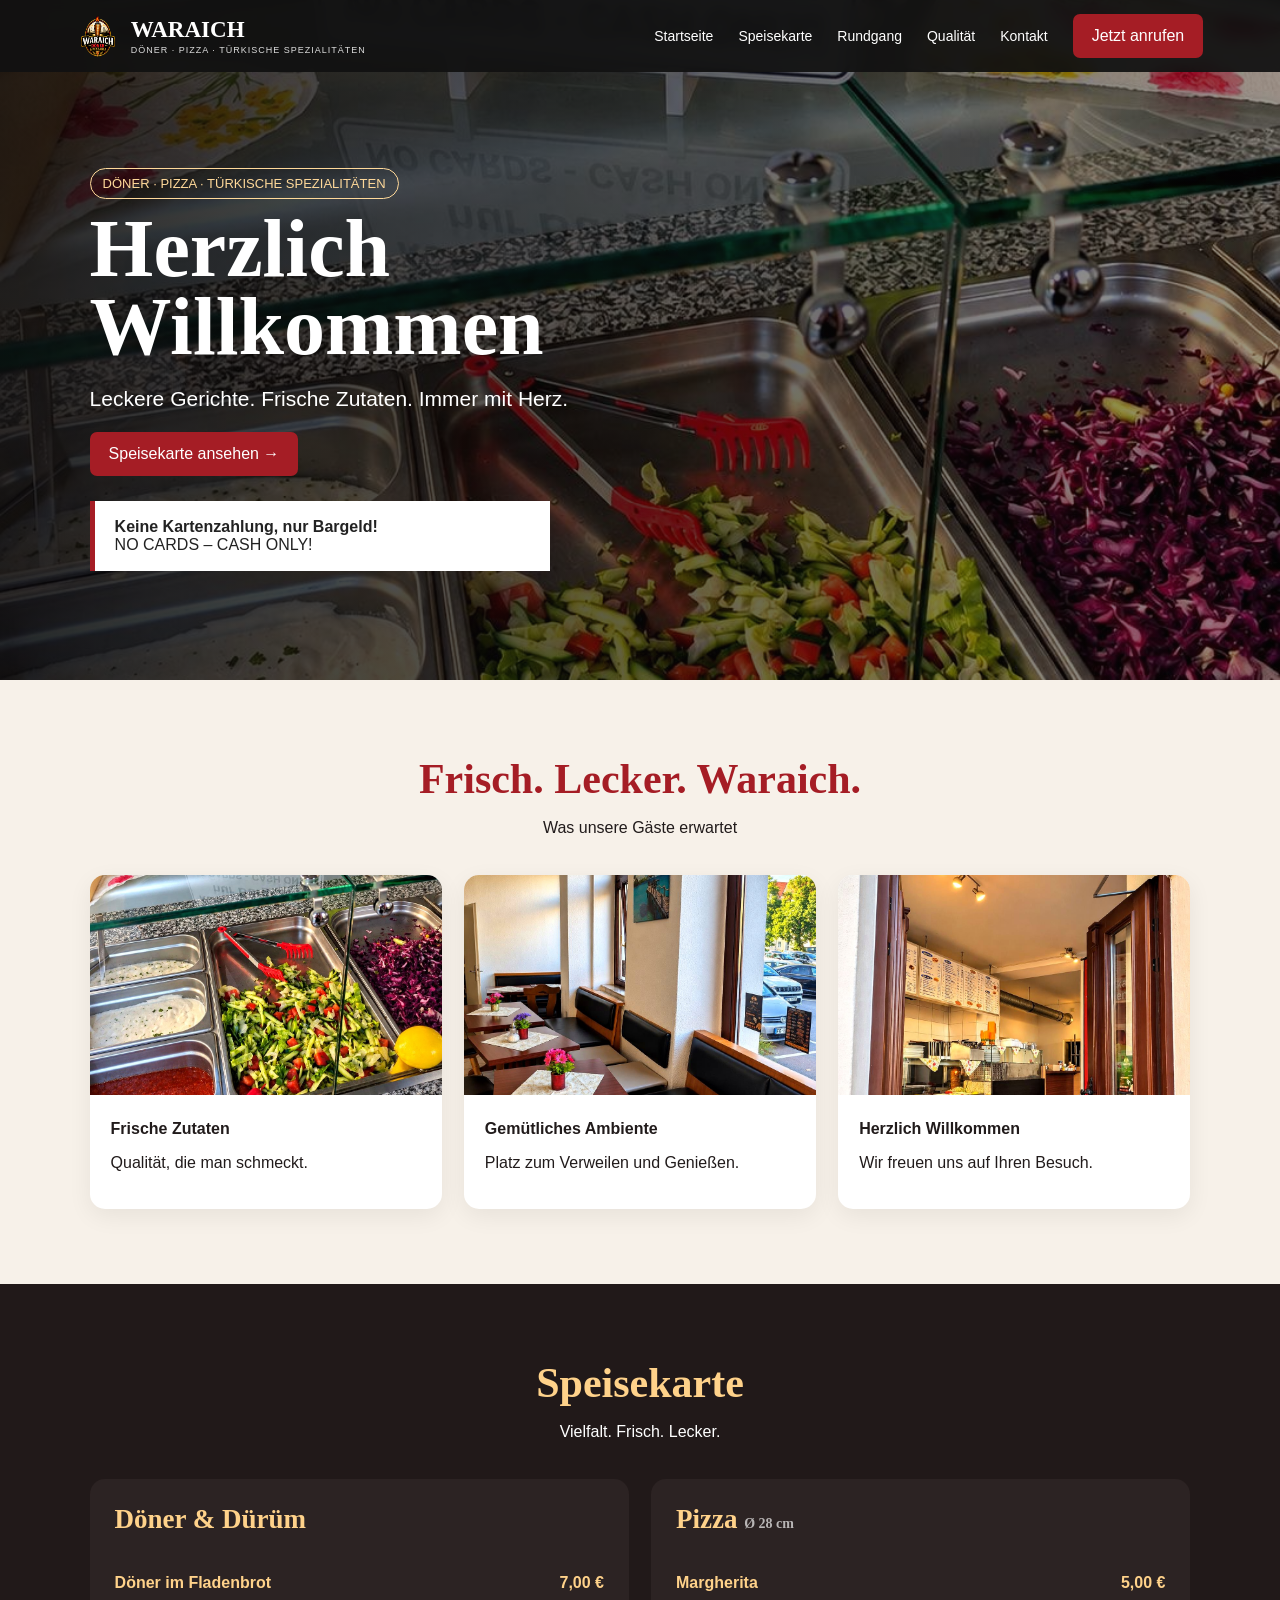
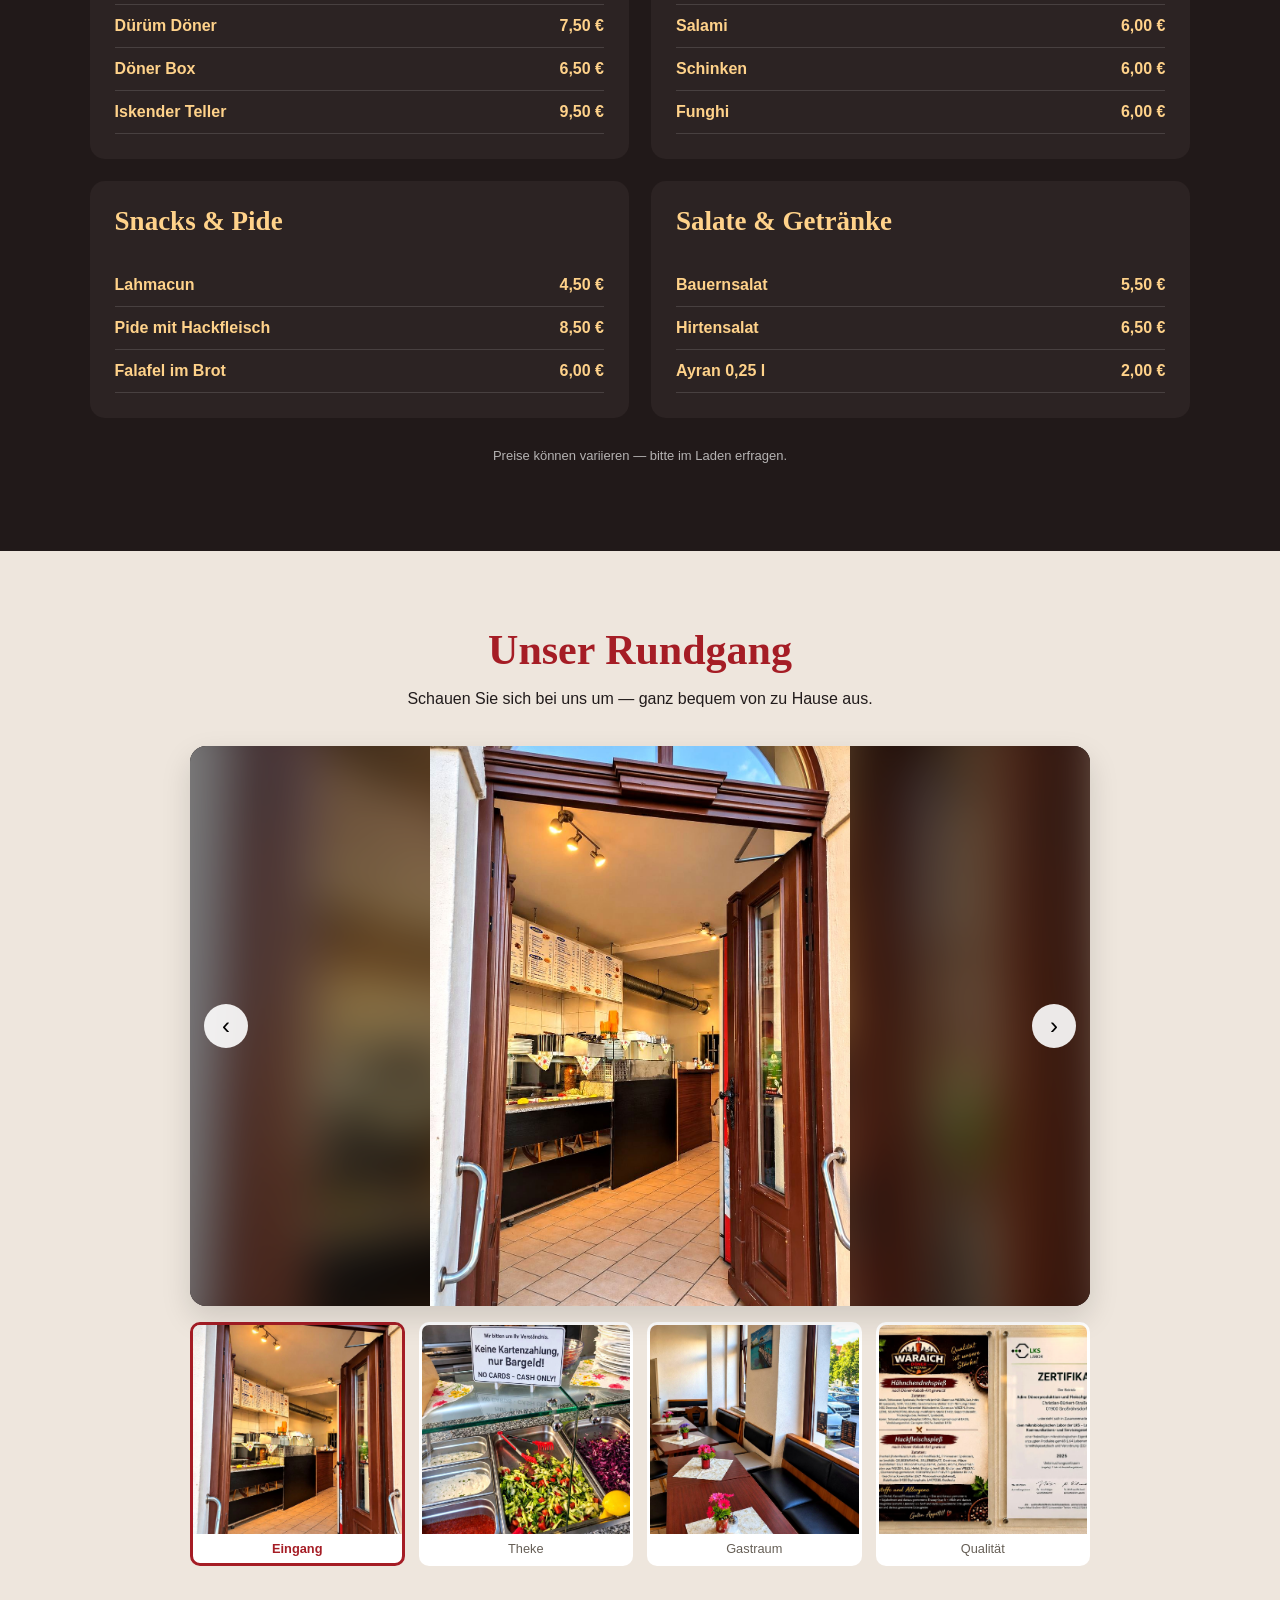
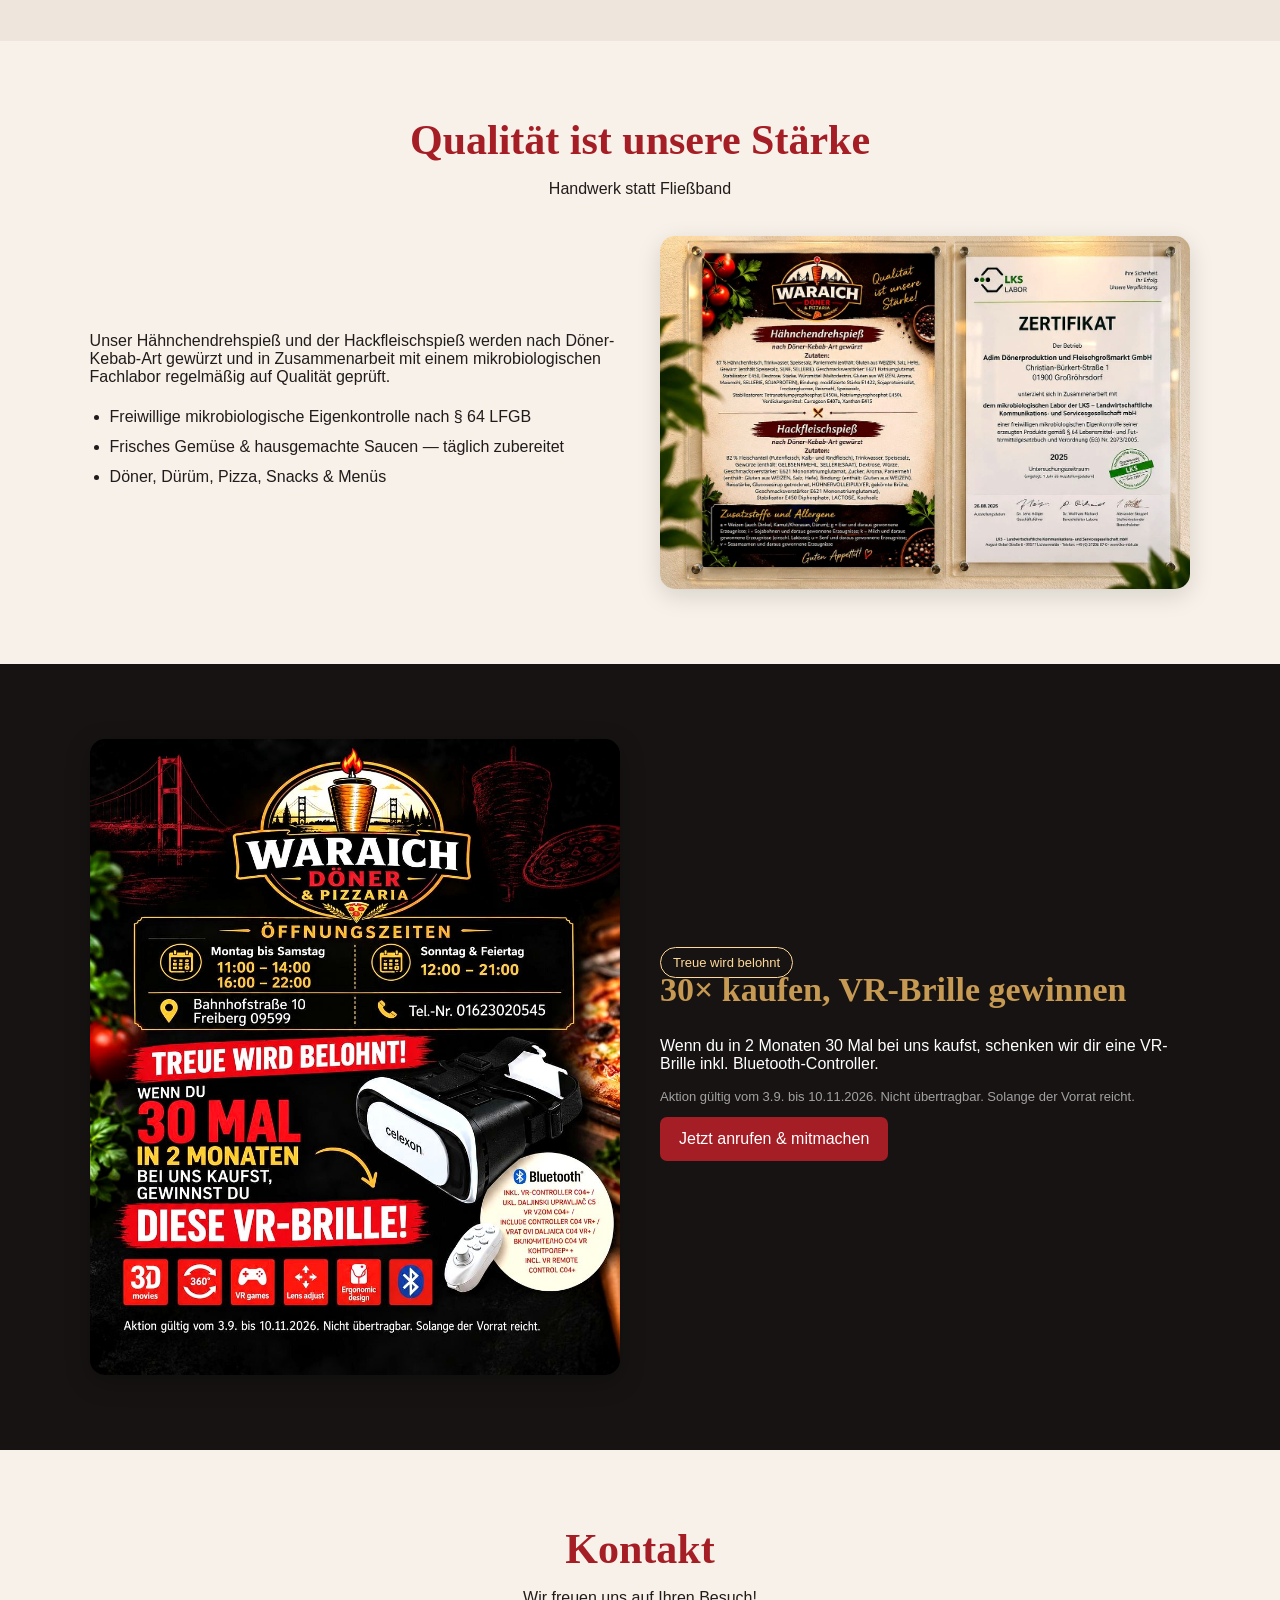
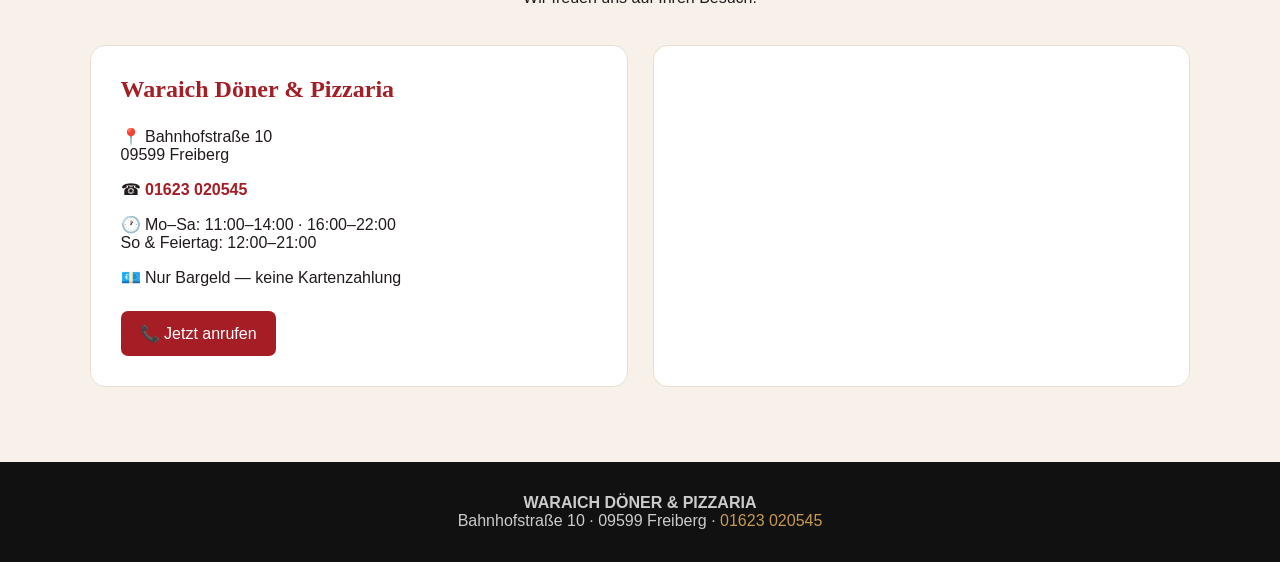
<file: index.html>
<!doctype html>
<html lang="de">
<head>
<meta charset="utf-8"><meta name="viewport" content="width=device-width,initial-scale=1">
<title>Waraich Döner & Pizzaria — Freiberg</title>
<meta name="description" content="Waraich Döner & Pizzaria in Freiberg: frischer Döner, Pizza & türkische Spezialitäten. Bahnhofstraße 10, 09599 Freiberg. Jetzt anrufen: 01623020545.">
<link rel="icon" href="images/logo.png">
<style>
:root{--r:#a51d25;--g:#c69a52;--d:#171313;--c:#f7f1e9}*{box-sizing:border-box}html{scroll-behavior:smooth}
body{margin:0;background:var(--c);color:#211b1b;font:16px Arial,sans-serif}
nav{position:fixed;z-index:20;top:0;width:100%;height:72px;background:#121212ee;color:#fff;display:flex;align-items:center;padding:0 6%;gap:30px;backdrop-filter:blur(6px)}
.logo{display:flex;align-items:center;gap:12px;color:#fff;text-decoration:none}
.logo img{width:42px;height:42px;border-radius:50%}
.logo b{font:900 23px Georgia;display:block}
.logo small{display:block;font:9px Arial;letter-spacing:1px;color:#ddd;margin-top:2px}
nav .links{margin-left:auto;display:flex;align-items:center;gap:25px}
nav a{color:#fff;text-decoration:none;font-size:14px}
nav a:hover{color:var(--g)}
.btn{background:var(--r);color:#fff;border:0;border-radius:7px;padding:13px 19px;font-weight:bold;text-decoration:none;display:inline-block;cursor:pointer;font:inherit}
.btn:hover{background:#8c1119}
.burger{display:none;margin-left:auto;background:none;border:0;flex-direction:column;gap:5px;cursor:pointer;padding:8px}
.burger span{width:24px;height:2px;background:#fff}

.hero{min-height:680px;padding:145px 7% 80px;color:#fff;display:flex;align-items:center;background:linear-gradient(90deg,#080606dc,#08060665),url('images/theke.jpg') center/cover}
.hero h1{font:900 clamp(46px,7vw,82px)/.95 Georgia;margin:18px 0}
.hero p{font-size:21px;max-width:520px}
.tag{color:#ffd99a;border:1px solid #ffd99a;border-radius:30px;padding:7px 12px;font-size:13px}
.notice{margin-top:25px;background:#fff;color:#222;padding:17px 20px;border-left:5px solid var(--r);max-width:460px}

section{padding:75px 7%}
.head{text-align:center;margin-bottom:38px}
.head h2{font:900 42px Georgia;color:var(--r);margin:0 0 10px}
.cards{display:grid;grid-template-columns:repeat(3,1fr);gap:22px}
.card{background:#fff;border-radius:15px;overflow:hidden;box-shadow:0 7px 25px #0001}
.card img{width:100%;height:220px;object-fit:cover}
.pad{padding:21px}

.menu{background:#211919;color:#fff}
.menu .head h2{color:#ffd28a}
.grid{display:grid;grid-template-columns:1fr 1fr;gap:22px}
.box{background:#2c2323;color:#fff;padding:25px;border-radius:15px}
.box h3{font:800 27px Georgia;color:#ffd28a;margin-top:0}
.item{padding:12px 0;border-bottom:1px solid #ffffff22;display:flex;justify-content:space-between;gap:12px}
.item span{color:#ffd28a;font-weight:bold;white-space:nowrap}
.menu .fine{text-align:center;color:#ffffffaa;font-size:13px;margin-top:30px}

.tour{background:#eee6dd}
.tour-stage{position:relative;border-radius:16px;overflow:hidden;box-shadow:0 12px 30px #0002;height:min(72vh,560px);background:#171313}
.tour-bg{position:absolute;inset:0;background-size:cover;background-position:center;filter:blur(22px) brightness(.55);transform:scale(1.15);transition:opacity .2s ease}
.tour-stage img{position:relative;z-index:1;width:100%;height:100%;object-fit:contain;transition:opacity .2s ease}
.tour-nav{position:absolute;top:50%;transform:translateY(-50%);width:44px;height:44px;border-radius:50%;border:none;background:#ffffffe6;font-size:1.5rem;cursor:pointer}
.tour-nav:hover{background:var(--r);color:#fff}
.tour-prev{left:14px}.tour-next{right:14px}
.tour-thumbs{display:grid;grid-template-columns:repeat(4,1fr);gap:14px;margin-top:16px}
.tour-thumb{padding:0;border:3px solid transparent;border-radius:10px;overflow:hidden;cursor:pointer;background:#fff}
.tour-thumb img{width:100%;aspect-ratio:1;object-fit:cover;display:block}
.tour-thumb span{display:block;padding:7px 4px;font-size:.8rem;color:#665f56}
.tour-thumb.active{border-color:var(--r)}
.tour-thumb.active span{color:var(--r);font-weight:bold}

.quality{display:grid;grid-template-columns:1fr 1fr;gap:40px;align-items:center}
.quality img{width:100%;border-radius:15px;box-shadow:0 7px 25px #0002}
.quality ul{padding-left:20px;line-height:1.9}

.promo{background:var(--d);color:#fff;display:grid;grid-template-columns:1fr 1fr;gap:40px;align-items:center}
.promo img{width:100%;border-radius:15px;box-shadow:0 7px 25px #0004}
.promo h2{font:900 34px Georgia;color:var(--g);margin-top:0}
.promo .fine{color:#ffffff99;font-size:13px}

.contact{display:grid;grid-template-columns:1fr 1fr;gap:25px}
.contact .box{background:#fff;color:#211b1b;padding:30px;border:1px solid #eadfcf}
.contact .box h3{font:800 24px Georgia;margin-top:0;color:var(--r)}
.contact a:not(.btn){color:var(--r);font-weight:bold;text-decoration:none}
.form input,.form textarea{width:100%;padding:13px;margin:0 0 12px;border:1px solid #ddd;border-radius:7px;font:inherit}
.form textarea{height:110px;resize:vertical}
.map{border-radius:15px;overflow:hidden;border:1px solid #eadfcf;min-height:260px}
.map iframe{width:100%;height:100%;min-height:260px;border:0;display:block}

footer{background:#111;color:#ccc;text-align:center;padding:32px}
footer a{color:var(--g);text-decoration:none}

@media(max-width:750px){
  .tour-stage{height:min(60vh,420px)}
  nav{padding:0 4%}
  .links{position:fixed;top:72px;left:0;right:0;background:#121212f5;flex-direction:column;align-items:stretch;padding:10px 6% 20px;gap:4px;transform:translateY(-8px);opacity:0;pointer-events:none;transition:.18s}
  .links.open{transform:translateY(0);opacity:1;pointer-events:auto}
  .links a:not(.btn){display:block;padding:12px 6px}
  .links .btn{margin-top:6px;text-align:center}
  .burger{display:flex}
  .cards,.grid,.contact,.quality,.promo{grid-template-columns:1fr}
  .quality,.promo{gap:24px}
  .hero{padding:125px 6% 70px}
  section{padding:55px 5%}
  .tour-thumbs{gap:8px}
  .tour-thumb span{font-size:.68rem}
}
</style>
</head>
<body>
<nav>
  <a class="logo" href="#start">
    <img src="images/logo.png" alt="Waraich Logo">
    <span><b>WARAICH</b><small>DÖNER · PIZZA · TÜRKISCHE SPEZIALITÄTEN</small></span>
  </a>
  <div class="links" id="links">
    <a href="#start">Startseite</a>
    <a href="#menu">Speisekarte</a>
    <a href="#tour">Rundgang</a>
    <a href="#qualitaet">Qualität</a>
    <a href="#kontakt">Kontakt</a>
    <a class="btn" href="tel:+4901623020545">Jetzt anrufen</a>
  </div>
  <button class="burger" id="burger" aria-label="Menü" aria-expanded="false" aria-controls="links"><span></span><span></span><span></span></button>
</nav>

<header id="start" class="hero">
  <div>
    <span class="tag">DÖNER · PIZZA · TÜRKISCHE SPEZIALITÄTEN</span>
    <h1>Herzlich<br>Willkommen</h1>
    <p>Leckere Gerichte. Frische Zutaten. Immer mit Herz.</p>
    <a class="btn" href="#menu">Speisekarte ansehen →</a>
    <div class="notice"><b>Keine Kartenzahlung, nur Bargeld!</b><br>NO CARDS – CASH ONLY!</div>
  </div>
</header>

<section>
  <div class="head"><h2>Frisch. Lecker. Waraich.</h2><p>Was unsere Gäste erwartet</p></div>
  <div class="cards">
    <div class="card"><img src="images/theke.jpg" alt="Frische Salate und Saucen an der Theke" style="object-position:50% 75%"><div class="pad"><b>Frische Zutaten</b><p>Qualität, die man schmeckt.</p></div></div>
    <div class="card"><img src="images/innenraum.jpg" alt="Gemütlicher Gastraum" style="object-position:50% 35%"><div class="pad"><b>Gemütliches Ambiente</b><p>Platz zum Verweilen und Genießen.</p></div></div>
    <div class="card"><img src="images/eingang.jpg" alt="Eingangsbereich von Waraich" style="object-position:50% 30%"><div class="pad"><b>Herzlich Willkommen</b><p>Wir freuen uns auf Ihren Besuch.</p></div></div>
  </div>
</section>

<section id="menu" class="menu">
  <div class="head"><h2>Speisekarte</h2><p>Vielfalt. Frisch. Lecker.</p></div>
  <div class="grid">
    <div class="box">
      <h3>Döner &amp; Dürüm</h3>
      <div class="item"><span>Döner im Fladenbrot</span><span>7,00 €</span></div>
      <div class="item"><span>Dürüm Döner</span><span>7,50 €</span></div>
      <div class="item"><span>Döner Box</span><span>6,50 €</span></div>
      <div class="item"><span>Iskender Teller</span><span>9,50 €</span></div>
    </div>
    <div class="box">
      <h3>Pizza <small style="font-size:14px;color:#ffffffaa">Ø 28 cm</small></h3>
      <div class="item"><span>Margherita</span><span>5,00 €</span></div>
      <div class="item"><span>Salami</span><span>6,00 €</span></div>
      <div class="item"><span>Schinken</span><span>6,00 €</span></div>
      <div class="item"><span>Funghi</span><span>6,00 €</span></div>
    </div>
    <div class="box">
      <h3>Snacks &amp; Pide</h3>
      <div class="item"><span>Lahmacun</span><span>4,50 €</span></div>
      <div class="item"><span>Pide mit Hackfleisch</span><span>8,50 €</span></div>
      <div class="item"><span>Falafel im Brot</span><span>6,00 €</span></div>
    </div>
    <div class="box">
      <h3>Salate &amp; Getränke</h3>
      <div class="item"><span>Bauernsalat</span><span>5,50 €</span></div>
      <div class="item"><span>Hirtensalat</span><span>6,50 €</span></div>
      <div class="item"><span>Ayran 0,25 l</span><span>2,00 €</span></div>
    </div>
  </div>
  <p class="fine">Preise können variieren — bitte im Laden erfragen.</p>
</section>

<section id="tour" class="tour">
  <div class="head"><h2>Unser Rundgang</h2><p>Schauen Sie sich bei uns um — ganz bequem von zu Hause aus.</p></div>
  <div style="max-width:900px;margin:0 auto">
    <div class="tour-stage">
      <div class="tour-bg" id="tour-bg" style="background-image:url('images/eingang.jpg')"></div>
      <img id="tour-image" src="images/eingang.jpg" alt="Eingangsbereich">
      <button class="tour-nav tour-prev" id="tour-prev" aria-label="Vorheriges Bild">‹</button>
      <button class="tour-nav tour-next" id="tour-next" aria-label="Nächstes Bild">›</button>
    </div>
    <div class="tour-thumbs" id="tour-thumbs">
      <button class="tour-thumb active" data-src="images/eingang.jpg"><img src="images/eingang.jpg" alt="Eingang"><span>Eingang</span></button>
      <button class="tour-thumb" data-src="images/theke.jpg"><img src="images/theke.jpg" alt="Theke"><span>Theke</span></button>
      <button class="tour-thumb" data-src="images/innenraum.jpg"><img src="images/innenraum.jpg" alt="Gastraum"><span>Gastraum</span></button>
      <button class="tour-thumb" data-src="images/zertifikat.jpg"><img src="images/zertifikat.jpg" alt="Qualität"><span>Qualität</span></button>
    </div>
  </div>
</section>

<section id="qualitaet">
  <div class="head"><h2>Qualität ist unsere Stärke</h2><p>Handwerk statt Fließband</p></div>
  <div class="quality">
    <div>
      <p>Unser Hähnchendrehspieß und der Hackfleischspieß werden nach Döner-Kebab-Art gewürzt und in Zusammenarbeit mit einem mikrobiologischen Fachlabor regelmäßig auf Qualität geprüft.</p>
      <ul>
        <li>Freiwillige mikrobiologische Eigenkontrolle nach § 64 LFGB</li>
        <li>Frisches Gemüse &amp; hausgemachte Saucen — täglich zubereitet</li>
        <li>Döner, Dürüm, Pizza, Snacks &amp; Menüs</li>
      </ul>
    </div>
    <img src="images/zertifikat.jpg" alt="Zertifikat der mikrobiologischen Eigenkontrolle und Zutatenübersicht">
  </div>
</section>

<section class="promo">
  <img src="images/aktion-vr.jpg" alt="Treue-Aktion: 30 Mal in 2 Monaten kaufen und eine VR-Brille gewinnen">
  <div>
    <span class="tag">Treue wird belohnt</span>
    <h2>30× kaufen, VR-Brille gewinnen</h2>
    <p>Wenn du in 2 Monaten 30 Mal bei uns kaufst, schenken wir dir eine VR-Brille inkl. Bluetooth-Controller.</p>
    <p class="fine">Aktion gültig vom 3.9. bis 10.11.2026. Nicht übertragbar. Solange der Vorrat reicht.</p>
    <a class="btn" href="tel:+4901623020545">Jetzt anrufen &amp; mitmachen</a>
  </div>
</section>

<section id="kontakt">
  <div class="head"><h2>Kontakt</h2><p>Wir freuen uns auf Ihren Besuch!</p></div>
  <div class="contact">
    <div class="box">
      <h3>Waraich Döner &amp; Pizzaria</h3>
      <p>📍 Bahnhofstraße 10<br>09599 Freiberg</p>
      <p>☎ <a href="tel:+4901623020545">01623 020545</a></p>
      <p>🕐 Mo–Sa: 11:00–14:00 · 16:00–22:00<br>So &amp; Feiertag: 12:00–21:00</p>
      <p>💶 Nur Bargeld — keine Kartenzahlung</p>
      <a class="btn" href="tel:+4901623020545" style="margin-top:8px">📞 Jetzt anrufen</a>
    </div>
    <div class="box map">
      <iframe title="Standort Waraich Döner & Pizzaria" src="https://www.google.com/maps?q=Bahnhofstra%C3%9Fe+10,+09599+Freiberg&output=embed" loading="lazy" referrerpolicy="no-referrer-when-downgrade"></iframe>
    </div>
  </div>
</section>

<footer><b>WARAICH DÖNER &amp; PIZZARIA</b><br>Bahnhofstraße 10 · 09599 Freiberg · <a href="tel:+4901623020545">01623 020545</a></footer>

<script>
(function(){
  var burger=document.getElementById('burger'),links=document.getElementById('links');
  burger.addEventListener('click',function(){
    var open=links.classList.toggle('open');
    burger.setAttribute('aria-expanded',open?'true':'false');
  });
  links.querySelectorAll('a').forEach(function(a){a.addEventListener('click',function(){links.classList.remove('open');burger.setAttribute('aria-expanded','false');});});

  var stage=document.getElementById('tour-image'),bg=document.getElementById('tour-bg'),thumbs=Array.prototype.slice.call(document.querySelectorAll('.tour-thumb')),i=0;
  function show(n){
    if(n<0)n=thumbs.length-1; if(n>=thumbs.length)n=0; i=n;
    var t=thumbs[i],src=t.getAttribute('data-src');
    stage.style.opacity=0; bg.style.opacity=0;
    setTimeout(function(){
      stage.src=src; stage.alt=t.querySelector('span').textContent;
      bg.style.backgroundImage="url('"+src+"')";
      stage.style.opacity=1; bg.style.opacity=1;
    },120);
    thumbs.forEach(function(x){x.classList.remove('active')});
    t.classList.add('active');
  }
  thumbs.forEach(function(t,n){t.addEventListener('click',function(){show(n)})});
  document.getElementById('tour-prev').addEventListener('click',function(){show(i-1)});
  document.getElementById('tour-next').addEventListener('click',function(){show(i+1)});
})();
</script>
</body>
</html>
</file>
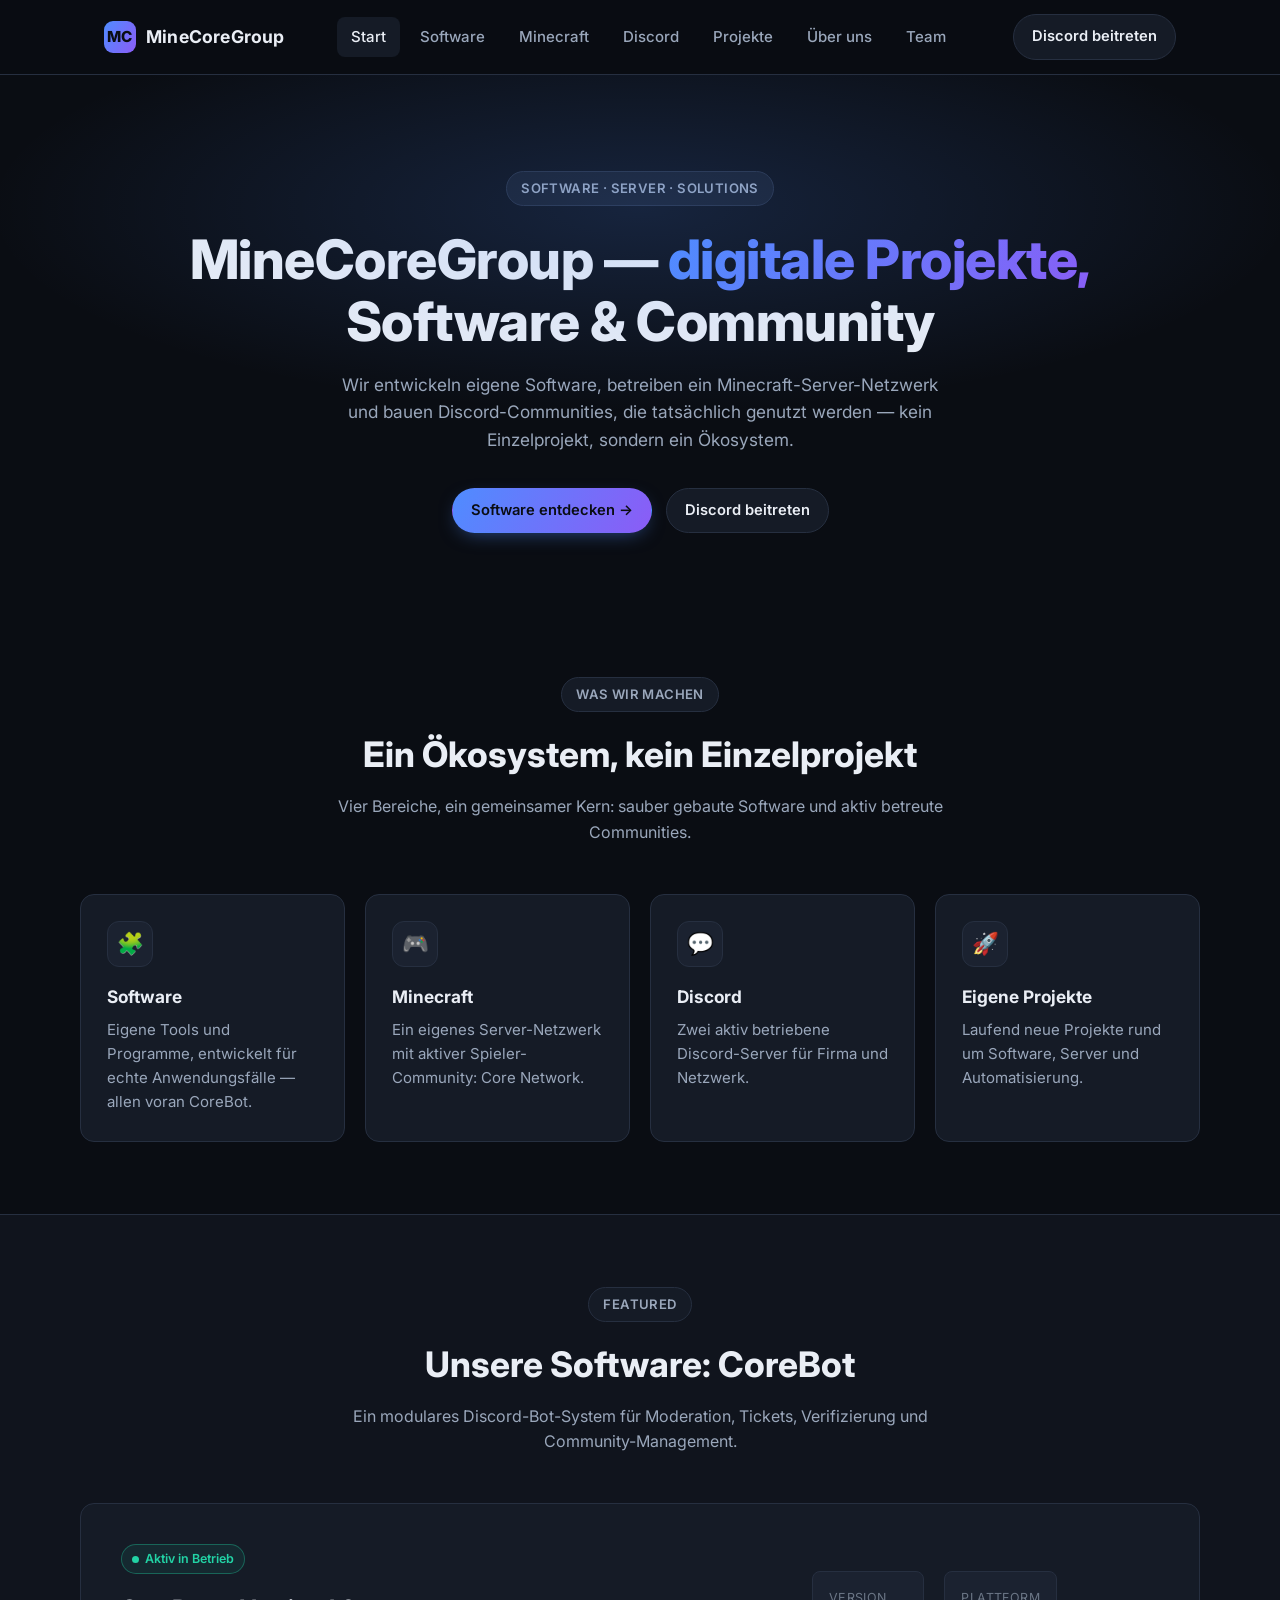
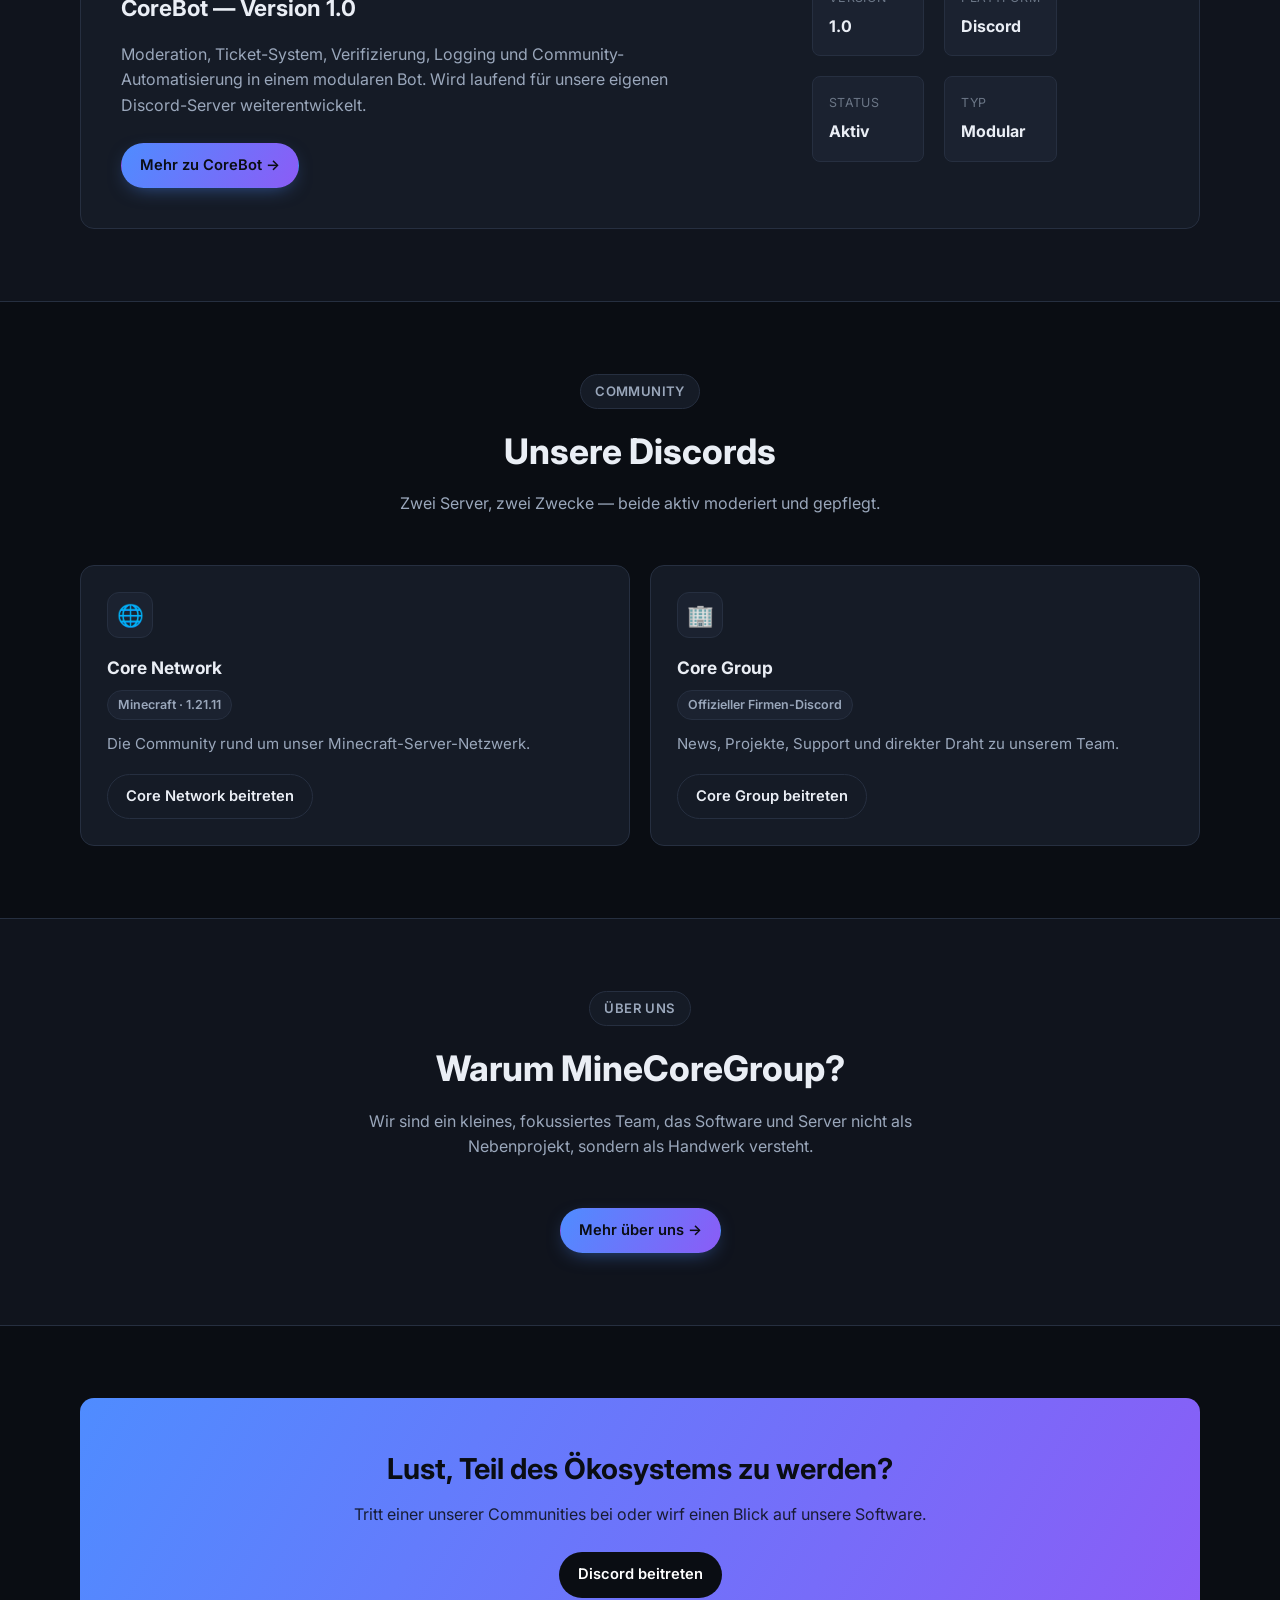
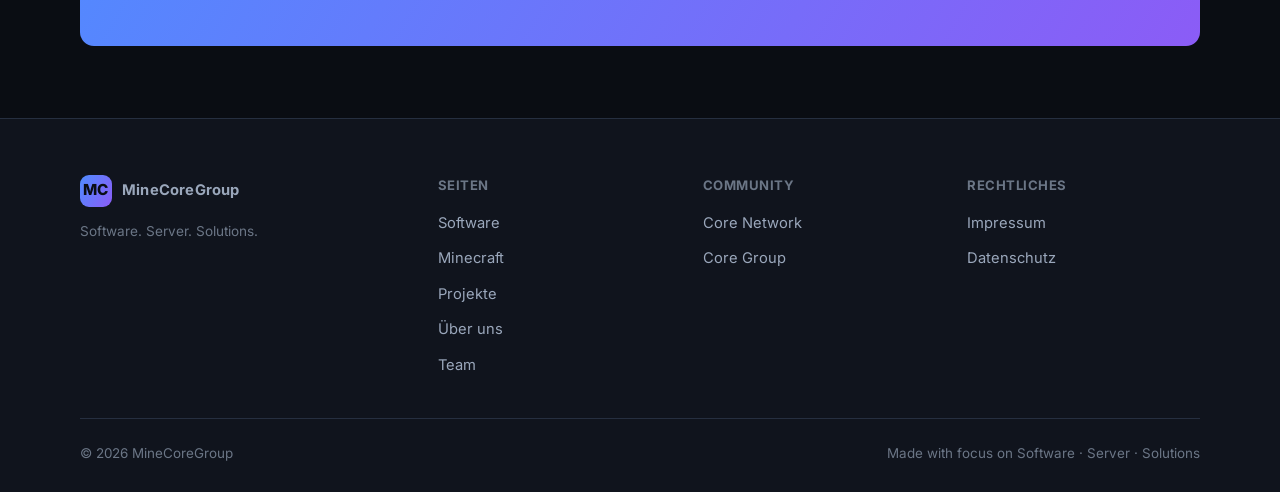
<file: website/index.html>
<!doctype html>
<html lang="de">
<head>
  <meta charset="UTF-8" />
  <meta name="viewport" content="width=device-width, initial-scale=1.0" />
  <title>MineCoreGroup — Software. Server. Solutions.</title>
  <meta name="description" content="MineCoreGroup entwickelt Software, betreibt Minecraft-Server und die Community drumherum: CoreBot, Core Network und maßgeschneiderte Projekte." />
  <link rel="canonical" href="https://minecoregroup.de/" />

  <meta property="og:type" content="website" />
  <meta property="og:site_name" content="MineCoreGroup" />
  <meta property="og:title" content="MineCoreGroup — Software. Server. Solutions." />
  <meta property="og:description" content="Eigene Software, ein eigenes Minecraft-Server-Netzwerk und aktive Discord-Communities — entwickelt von MineCoreGroup." />
  <meta property="og:url" content="https://minecoregroup.de/" />
  <meta property="og:image" content="https://minecoregroup.de/assets/og-image.png" />
  <meta name="twitter:card" content="summary_large_image" />
  <meta name="twitter:title" content="MineCoreGroup — Software. Server. Solutions." />
  <meta name="twitter:description" content="Eigene Software, ein eigenes Minecraft-Server-Netzwerk und aktive Discord-Communities." />

  <link rel="icon" href="assets/icons/favicon.svg" type="image/svg+xml" />
  <link rel="stylesheet" href="https://fonts.googleapis.com/css2?family=Inter:wght@400;500;600;700;800&display=swap" />
  <link rel="stylesheet" href="assets/style.css" />
  <script type="application/ld+json">
  {
    "@context": "https://schema.org",
    "@type": "Organization",
    "name": "MineCoreGroup",
    "url": "https://minecoregroup.de/",
    "logo": "https://minecoregroup.de/assets/logo.png",
    "sameAs": [
      "https://discord.gg/AjtkMaRkv4",
      "https://discord.gg/TV5zHH2ED2"
    ]
  }
  </script>
</head>
<body>
  <header class="site-header">
    <nav class="nav">
      <a href="index.html" class="brand">
        <span class="brand-mark">MC</span>
        MineCoreGroup
      </a>
      <ul class="nav-links">
        <li><a href="index.html" aria-current="page">Start</a></li>
        <li><a href="software.html">Software</a></li>
        <li><a href="connection.html">Minecraft</a></li>
        <li><a href="discord.html">Discord</a></li>
        <li><a href="projekte.html">Projekte</a></li>
        <li><a href="about.html">Über uns</a></li>
        <li><a href="team.html">Team</a></li>
      </ul>
      <div class="nav-cta">
        <a href="discord.html" class="btn btn-secondary">Discord beitreten</a>
        <button class="nav-toggle" aria-label="Menü öffnen" aria-expanded="false">☰</button>
      </div>
    </nav>
  </header>

  <main>
    <section class="hero">
      <div class="container">
        <span class="eyebrow">Software · Server · Solutions</span>
        <h1>MineCoreGroup — <span class="grad">digitale Projekte,</span><br />Software &amp; Community</h1>
        <p class="lead">
          Wir entwickeln eigene Software, betreiben ein Minecraft-Server-Netzwerk
          und bauen Discord-Communities, die tatsächlich genutzt werden — kein
          Einzelprojekt, sondern ein Ökosystem.
        </p>
        <div class="hero-actions">
          <a href="software.html" class="btn btn-primary">Software entdecken →</a>
          <a href="discord.html" class="btn btn-secondary">Discord beitreten</a>
        </div>
      </div>
    </section>

    <section id="oekosystem">
      <div class="section-head">
        <span class="eyebrow">Was wir machen</span>
        <h2>Ein Ökosystem, kein Einzelprojekt</h2>
        <p>Vier Bereiche, ein gemeinsamer Kern: sauber gebaute Software und aktiv betreute Communities.</p>
      </div>
      <div class="grid grid-4">
        <a href="software.html" class="card">
          <div class="icon">🧩</div>
          <h3>Software</h3>
          <p>Eigene Tools und Programme, entwickelt für echte Anwendungsfälle — allen voran CoreBot.</p>
        </a>
        <a href="connection.html" class="card">
          <div class="icon">🎮</div>
          <h3>Minecraft</h3>
          <p>Ein eigenes Server-Netzwerk mit aktiver Spieler-Community: Core Network.</p>
        </a>
        <a href="discord.html" class="card">
          <div class="icon">💬</div>
          <h3>Discord</h3>
          <p>Zwei aktiv betriebene Discord-Server für Firma und Netzwerk.</p>
        </a>
        <a href="projekte.html" class="card">
          <div class="icon">🚀</div>
          <h3>Eigene Projekte</h3>
          <p>Laufend neue Projekte rund um Software, Server und Automatisierung.</p>
        </a>
      </div>
    </section>

    <section class="section-alt">
      <div class="section-head">
        <span class="eyebrow">Featured</span>
        <h2>Unsere Software: CoreBot</h2>
        <p>Ein modulares Discord-Bot-System für Moderation, Tickets, Verifizierung und Community-Management.</p>
      </div>
      <div class="panel">
        <div class="panel-grid">
          <div>
            <span class="badge status-active">Aktiv in Betrieb</span>
            <h3 style="font-size:1.4rem; margin: 16px 0 10px;">CoreBot — Version 1.0</h3>
            <p style="color:var(--text-dim);">
              Moderation, Ticket-System, Verifizierung, Logging und
              Community-Automatisierung in einem modularen Bot. Wird laufend
              für unsere eigenen Discord-Server weiterentwickelt.
            </p>
            <div class="hero-actions" style="justify-content:flex-start; margin-top:24px;">
              <a href="software.html" class="btn btn-primary">Mehr zu CoreBot →</a>
            </div>
          </div>
          <div class="grid" style="grid-template-columns: repeat(2, 1fr);">
            <div class="stat-box"><div class="label">Version</div><div class="value">1.0</div></div>
            <div class="stat-box"><div class="label">Plattform</div><div class="value">Discord</div></div>
            <div class="stat-box"><div class="label">Status</div><div class="value">Aktiv</div></div>
            <div class="stat-box"><div class="label">Typ</div><div class="value">Modular</div></div>
          </div>
        </div>
      </div>
    </section>

    <section id="community">
      <div class="section-head">
        <span class="eyebrow">Community</span>
        <h2>Unsere Discords</h2>
        <p>Zwei Server, zwei Zwecke — beide aktiv moderiert und gepflegt.</p>
      </div>
      <div class="grid grid-2">
        <div class="card">
          <div class="icon">🌐</div>
          <h3>Core Network</h3>
          <span class="badge" style="margin-bottom:12px;">Minecraft · 1.21.11</span>
          <p>Die Community rund um unser Minecraft-Server-Netzwerk.</p>
          <div class="hero-actions" style="justify-content:flex-start; margin-top:18px;">
            <a href="https://discord.gg/TV5zHH2ED2" class="btn btn-secondary" target="_blank" rel="noopener">Core Network beitreten</a>
          </div>
        </div>
        <div class="card">
          <div class="icon">🏢</div>
          <h3>Core Group</h3>
          <span class="badge" style="margin-bottom:12px;">Offizieller Firmen-Discord</span>
          <p>News, Projekte, Support und direkter Draht zu unserem Team.</p>
          <div class="hero-actions" style="justify-content:flex-start; margin-top:18px;">
            <a href="https://discord.gg/AjtkMaRkv4" class="btn btn-secondary" target="_blank" rel="noopener">Core Group beitreten</a>
          </div>
        </div>
      </div>
    </section>

    <section class="section-alt">
      <div class="section-head">
        <span class="eyebrow">Über uns</span>
        <h2>Warum MineCoreGroup?</h2>
        <p>
          Wir sind ein kleines, fokussiertes Team, das Software und Server nicht
          als Nebenprojekt, sondern als Handwerk versteht.
        </p>
      </div>
      <div class="text-center">
        <a href="about.html" class="btn btn-primary">Mehr über uns →</a>
      </div>
    </section>

    <section>
      <div class="cta-band">
        <h2>Lust, Teil des Ökosystems zu werden?</h2>
        <p>Tritt einer unserer Communities bei oder wirf einen Blick auf unsere Software.</p>
        <a href="discord.html" class="btn btn-primary">Discord beitreten</a>
      </div>
    </section>
  </main>

  <footer class="site-footer">
    <div class="footer-grid">
      <div>
        <a href="index.html" class="brand"><span class="brand-mark">MC</span>MineCoreGroup</a>
        <p class="small" style="margin-top:14px; max-width:240px;">Software. Server. Solutions.</p>
      </div>
      <div>
        <h4>Seiten</h4>
        <ul>
          <li><a href="software.html">Software</a></li>
          <li><a href="connection.html">Minecraft</a></li>
          <li><a href="projekte.html">Projekte</a></li>
          <li><a href="about.html">Über uns</a></li>
          <li><a href="team.html">Team</a></li>
        </ul>
      </div>
      <div>
        <h4>Community</h4>
        <ul>
          <li><a href="https://discord.gg/TV5zHH2ED2" target="_blank" rel="noopener">Core Network</a></li>
          <li><a href="https://discord.gg/AjtkMaRkv4" target="_blank" rel="noopener">Core Group</a></li>
        </ul>
      </div>
      <div>
        <h4>Rechtliches</h4>
        <ul>
          <li><a href="impressum.html">Impressum</a></li>
          <li><a href="datenschutz.html">Datenschutz</a></li>
        </ul>
      </div>
    </div>
    <div class="footer-bottom">
      <span>© 2026 MineCoreGroup</span>
      <span>Made with focus on Software · Server · Solutions</span>
    </div>
  </footer>

  <script src="assets/main.js"></script>
</body>
</html>
</file>
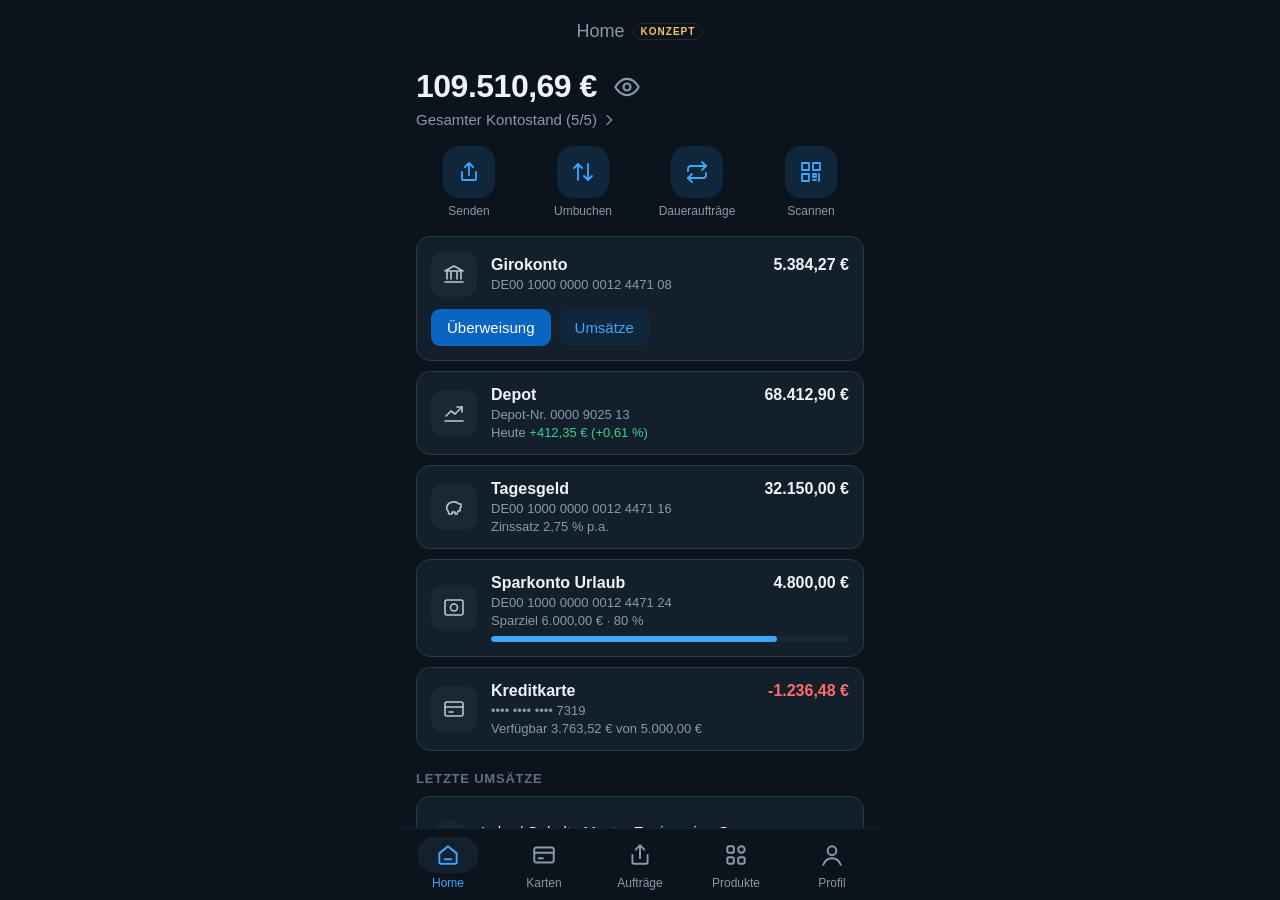
<file: banking-app/app/src/main/assets/index.html>
<!doctype html>
<html lang="de">
<head>
<meta charset="utf-8">
<meta name="viewport" content="width=device-width, initial-scale=1, viewport-fit=cover, user-scalable=no">
<title>Banking Konzept</title>
<style>
:root{
  --bg:#0b131c; --card:#131f2a; --card2:#1a2834; --line:#25364460; --line2:#2a3a48;
  --text:#eef3f7; --muted:#8a9aa8; --dim:#5f707e;
  --blue:#0a64c2; --blue-soft:#10263a; --link:#3ea6ff;
  --green:#3fcf8e; --red:#ff6b6b; --amber:#f5c26b;
  color-scheme:dark;
}
*{box-sizing:border-box;margin:0;padding:0;-webkit-tap-highlight-color:transparent}
html,body{height:100%}
body{background:var(--bg);color:var(--text);font-family:-apple-system,"Segoe UI",Roboto,Helvetica,Arial,sans-serif;overflow:hidden}
button{font:inherit;color:inherit;background:none;border:0;cursor:pointer}
input,select{font:inherit}
.app{height:100%;display:flex;flex-direction:column;max-width:480px;margin:0 auto}
header{display:grid;grid-template-columns:48px 1fr 48px;align-items:center;padding:14px 8px 10px;min-height:58px}
header h2{text-align:center;color:var(--muted);font-size:18px;font-weight:500;display:flex;align-items:center;justify-content:center;gap:8px}
.tag{font-size:10px;letter-spacing:.1em;text-transform:uppercase;color:var(--amber);border:1px solid #5a462070;border-radius:99px;padding:2px 7px;font-weight:600}
.back{width:40px;height:40px;border-radius:50%;display:flex;align-items:center;justify-content:center;color:var(--text)}
.back:active{background:var(--card)}
.back[hidden]{display:none}
main{flex:1;overflow-y:auto;padding:4px 16px 24px;-webkit-overflow-scrolling:touch}
.view{animation:in .18s ease-out}
@keyframes in{from{opacity:.4;transform:translateY(6px)}to{opacity:1;transform:none}}
@media (prefers-reduced-motion:reduce){.view{animation:none}}

.total{display:flex;align-items:center;gap:12px;margin-top:6px}
.total h1{font-size:32px;font-weight:700;letter-spacing:-.5px;font-variant-numeric:tabular-nums}
.eye{color:var(--muted);display:flex;padding:4px}
.sub{color:var(--muted);font-size:15px;margin:6px 0 18px;display:flex;align-items:center;gap:4px}
.quick{display:grid;grid-template-columns:repeat(4,1fr);gap:8px;margin-bottom:18px}
.quick button{display:flex;flex-direction:column;align-items:center;gap:6px;font-size:12px;color:var(--muted)}
.quick .qi{width:52px;height:52px;border-radius:16px;background:var(--blue-soft);color:var(--link);display:flex;align-items:center;justify-content:center}
.quick button:active .qi{background:#163452}

.sec{font-size:13px;letter-spacing:.06em;text-transform:uppercase;color:var(--dim);margin:20px 0 10px;font-weight:600}
.card{background:var(--card);border:1px solid var(--line2);border-radius:14px;padding:14px;margin-bottom:10px}
.acc{display:block;width:100%;text-align:left}
.acc:active{background:var(--card2)}
.row{display:flex;gap:14px;align-items:center}
.ico{width:46px;height:46px;border-radius:12px;background:var(--card2);display:flex;align-items:center;justify-content:center;flex-shrink:0;color:#b9c7d3}
.info{flex:1;min-width:0}
.top{display:flex;justify-content:space-between;gap:8px;align-items:baseline}
.name{font-size:16px;font-weight:600;white-space:nowrap;overflow:hidden;text-overflow:ellipsis}
.amt{font-size:16px;font-weight:600;white-space:nowrap;font-variant-numeric:tabular-nums}
.neg{color:var(--red)} .pos{color:var(--green)}
.small{color:var(--muted);font-size:13px;margin-top:3px;font-variant-numeric:tabular-nums}
.btns{display:flex;gap:8px;margin-top:12px}
.btn{border-radius:9px;padding:10px 16px;font-size:15px;font-weight:500}
.btn.primary{background:var(--blue);color:#fff}
.btn.sec2{background:var(--blue-soft);color:var(--link)}
.btn.wide{width:100%;padding:14px}
.btn:active{filter:brightness(1.15)}
.bar{height:6px;border-radius:99px;background:var(--card2);margin-top:8px;overflow:hidden}
.bar span{display:block;height:100%;background:var(--link);border-radius:99px}

.hero{background:linear-gradient(160deg,#122538,#0f1c28);border:1px solid var(--line2);border-radius:18px;padding:18px;margin-bottom:14px}
.hero .lbl{color:var(--muted);font-size:13px}
.hero .big{font-size:30px;font-weight:700;margin:4px 0 2px;font-variant-numeric:tabular-nums}
.copy{display:flex;align-items:center;gap:6px;color:var(--muted);font-size:13px;margin-top:6px}
.copy svg{color:var(--link)}
.search{width:100%;background:var(--card);border:1px solid var(--line2);border-radius:12px;padding:12px 14px;color:var(--text);margin-bottom:6px}
.search::placeholder{color:var(--dim)}
.day{font-size:13px;color:var(--dim);margin:16px 0 6px;font-weight:600}
.tx{display:flex;align-items:center;gap:12px;padding:10px 0;border-bottom:1px solid #1a2733}
.tx:last-child{border-bottom:0}
.tx .ti{width:38px;height:38px;border-radius:50%;background:var(--card2);display:flex;align-items:center;justify-content:center;font-size:13px;font-weight:700;color:#c3d0da;flex-shrink:0}
.tx .tn{flex:1;min-width:0}
.tx .tn b{display:block;font-weight:500;font-size:15px;white-space:nowrap;overflow:hidden;text-overflow:ellipsis}
.tx .tn span{font-size:12px;color:var(--muted)}
.empty{color:var(--muted);text-align:center;padding:28px 0}

.chart{width:100%;height:150px;display:block;margin-top:10px}
.ranges{display:flex;gap:6px;margin-top:8px}
.ranges button{flex:1;padding:6px 0;border-radius:8px;font-size:13px;color:var(--muted)}
.ranges button.on{background:var(--blue-soft);color:var(--link)}

.bcard{aspect-ratio:1.586;max-width:100%;border-radius:16px;padding:20px;display:flex;flex-direction:column;justify-content:space-between;background:linear-gradient(135deg,#1b4f86,#0b2742 60%,#081a2c);border:1px solid #2b5c8f;position:relative;overflow:hidden;margin-bottom:14px;transition:filter .2s}
.bcard.locked{filter:grayscale(1) brightness(.6)}
.bcard .bn{font-weight:700;letter-spacing:.04em}
.bcard .num{font-size:19px;letter-spacing:.12em;font-variant-numeric:tabular-nums}
.bcard .chip{width:40px;height:30px;border-radius:6px;background:linear-gradient(135deg,#d9c07a,#a8873e)}
.bcard .foot{display:flex;justify-content:space-between;font-size:12px;color:#b9cde0}
.cards-scroll{display:flex;gap:12px;overflow-x:auto;scroll-snap-type:x mandatory;margin:0 -16px;padding:0 16px}
.cards-scroll .bcard{flex:0 0 88%;scroll-snap-align:center}
.bcard.credit{background:linear-gradient(135deg,#3a3f47,#1d2127 60%,#121519);border-color:#4a5059}

.list{background:var(--card);border:1px solid var(--line2);border-radius:14px;overflow:hidden}
.li{display:flex;align-items:center;gap:12px;padding:14px;border-bottom:1px solid #1c2a36;width:100%;text-align:left}
.li:last-child{border-bottom:0}
.li:active{background:var(--card2)}
.li .lt{flex:1;min-width:0}
.li .lt b{display:block;font-weight:500}
.li .lt span{font-size:13px;color:var(--muted)}
.chev{color:var(--dim)}
.switch{width:46px;height:28px;border-radius:99px;background:#2a3a48;position:relative;flex-shrink:0;transition:background .2s}
.switch::after{content:"";position:absolute;top:3px;left:3px;width:22px;height:22px;border-radius:50%;background:#fff;transition:left .2s}
.switch.on{background:var(--blue)}
.switch.on::after{left:21px}

.field{display:flex;flex-direction:column;gap:6px;margin-bottom:12px}
.field label{font-size:13px;color:var(--muted)}
.field input,.field select{background:var(--card);border:1px solid var(--line2);border-radius:12px;padding:13px 14px;color:var(--text);width:100%}
.field input:focus,.field select:focus{outline:2px solid var(--link);outline-offset:-1px}
.err{color:var(--red);font-size:13px;min-height:18px}
.ok{text-align:center;padding:30px 0}
.ok .circle{width:76px;height:76px;border-radius:50%;background:#123526;color:var(--green);display:flex;align-items:center;justify-content:center;margin:0 auto 16px}
.ok h3{font-size:22px;margin-bottom:6px}

.grid{display:grid;grid-template-columns:1fr 1fr;gap:10px}
.prod{background:var(--card);border:1px solid var(--line2);border-radius:14px;padding:14px;text-align:left;display:flex;flex-direction:column;gap:8px}
.prod b{font-weight:600}
.prod span{font-size:13px;color:var(--muted)}
.avatar{width:72px;height:72px;border-radius:50%;background:var(--blue-soft);color:var(--link);display:flex;align-items:center;justify-content:center;font-size:26px;font-weight:700;margin:6px auto 10px}
.center{text-align:center}
.legal p{color:#c3ced8;line-height:1.55;margin-bottom:12px;font-size:15px}
.legal h3{font-size:16px;margin:18px 0 8px}
.pos-row{display:flex;justify-content:space-between;gap:10px;padding:12px 0;border-bottom:1px solid #1c2a36}
.pos-row:last-child{border-bottom:0}
.pos-row .m{white-space:nowrap}

nav{display:flex;justify-content:space-around;padding:8px 0 calc(10px + env(safe-area-inset-bottom,0px));border-top:1px solid #16222d;background:var(--bg)}
nav button{display:flex;flex-direction:column;align-items:center;gap:3px;color:var(--muted);font-size:12px;flex:1}
nav .pill{padding:5px 18px;border-radius:99px;display:flex;transition:background .2s}
nav button.active{color:var(--link)}
nav button.active .pill{background:#13212e}
.toast{position:fixed;left:50%;bottom:90px;transform:translateX(-50%) translateY(20px);background:#22313e;color:var(--text);padding:10px 16px;border-radius:10px;font-size:14px;opacity:0;transition:.25s;pointer-events:none;white-space:nowrap}
.toast.show{opacity:1;transform:translateX(-50%)}
.hide-money .m{filter:blur(8px);user-select:none}
</style>
</head>
<body>
<div class="app" id="app">
  <header>
    <div><button class="back" id="backBtn" hidden aria-label="Zurück"><svg width="24" height="24" viewBox="0 0 24 24" fill="none" stroke="currentColor" stroke-width="2"><path d="M15 5l-7 7 7 7"/></svg></button></div>
    <h2><span id="title">Home</span><span class="tag">Konzept</span></h2>
    <div></div>
  </header>
  <main id="main"></main>
  <nav id="nav"></nav>
</div>
<div class="toast" id="toast"></div>
<script>
/* ---------- Fiktive Demo-Daten (keine echten Konten) ---------- */
const ICON = {
  bank:'<path d="M3 9 12 4l9 5H3z"/><path d="M5 10v7M9 10v7M15 10v7M19 10v7M3 20h18"/>',
  chart:'<path d="M3 20h18"/><path d="m4 15 5-5 4 3 7-7"/><path d="M15 6h5v5"/>',
  pig:'<path d="M5 11a7 6 0 0 1 12-2h2v3l-1 1v3h-2l-1 3h-2v-2h-3v2H7l-1-3a5 5 0 0 1-1-5z"/>',
  safe:'<rect x="3" y="4" width="18" height="15" rx="2"/><circle cx="12" cy="11.5" r="3.5"/>',
  card:'<rect x="3" y="5" width="18" height="14" rx="2"/><path d="M3 10h18M7 15h4"/>',
  home:'<path d="M4 10.5 12 4l8 6.5V19a1 1 0 0 1-1 1H5a1 1 0 0 1-1-1z"/><path d="M9 16h6"/>',
  send:'<path d="M12 15V3m-4 4 4-4 4 4"/><path d="M5 12v7a1 1 0 0 0 1 1h12a1 1 0 0 0 1-1v-7"/>',
  apps:'<rect x="4" y="4" width="6" height="6" rx="1.5"/><circle cx="17" cy="7" r="3"/><rect x="4" y="14" width="6" height="6" rx="1.5"/><rect x="14" y="14" width="6" height="6" rx="1.5"/>',
  user:'<circle cx="12" cy="8" r="4"/><path d="M4 21c1.5-4 4.5-6 8-6s6.5 2 8 6"/>',
  eye:'<path d="M2 12s3.6-7 10-7 10 7 10 7-3.6 7-10 7S2 12 2 12z"/><circle cx="12" cy="12" r="3"/>',
  eyeoff:'<path d="M3 3l18 18"/><path d="M10.6 5.1A10 10 0 0 1 12 5c6.4 0 10 7 10 7a17 17 0 0 1-3.2 4M6.6 6.6C3.7 8.5 2 12 2 12s3.6 7 10 7a9.7 9.7 0 0 0 5.4-1.6"/>',
  chev:'<path d="M9 5l7 7-7 7"/>',
  copy:'<rect x="9" y="9" width="11" height="11" rx="2"/><path d="M5 15V5a1 1 0 0 1 1-1h10"/>',
  repeat:'<path d="M17 2l4 4-4 4"/><path d="M3 11V9a3 3 0 0 1 3-3h15M7 22l-4-4 4-4"/><path d="M21 13v2a3 3 0 0 1-3 3H3"/>',
  swap:'<path d="M7 4v16M3 8l4-4 4 4M17 20V4M13 16l4 4 4-4"/>',
  qr:'<rect x="3" y="3" width="7" height="7"/><rect x="14" y="3" width="7" height="7"/><rect x="3" y="14" width="7" height="7"/><path d="M14 14h3v3h-3zM20 14v7M14 20h3"/>',
  lock:'<rect x="5" y="11" width="14" height="10" rx="2"/><path d="M8 11V7a4 4 0 0 1 8 0v4"/>',
  bell:'<path d="M6 8a6 6 0 0 1 12 0c0 7 3 9 3 9H3s3-2 3-9"/><path d="M10 21a2 2 0 0 0 4 0"/>',
  shield:'<path d="M12 3l8 3v6c0 5-3.5 8-8 9-4.5-1-8-4-8-9V6z"/>',
  doc:'<path d="M6 3h9l4 4v14H6z"/><path d="M14 3v5h5M9 13h7M9 17h7"/>',
  check:'<path d="M5 12l5 5 9-10"/>',
  globe:'<circle cx="12" cy="12" r="9"/><path d="M3 12h18M12 3a14 14 0 0 1 0 18M12 3a14 14 0 0 0 0 18"/>',
  info:'<circle cx="12" cy="12" r="9"/><path d="M12 11v6M12 7.5v.5"/>'
};
const svg = (n,s=24,w=1.8) => `<svg width="${s}" height="${s}" viewBox="0 0 24 24" fill="none" stroke="currentColor" stroke-width="${w}" stroke-linecap="round" stroke-linejoin="round">${ICON[n]}</svg>`;

const today = new Date();
const d = (back) => { const x = new Date(today); x.setDate(x.getDate()-back); return x; };

const accounts = [
  {id:'giro', name:'Girokonto', icon:'bank', iban:'DE00 1000 0000 0012 4471 08', bal:5384.27, main:true, tx:[
    ['Lohn / Gehalt · Muster Engineering GmbH', 4980.00, 1, 'Gehalt'],
    ['Supermarkt am Markt', -86.42, 0, 'Lebensmittel'],
    ['Bäckerei Sonnenkorn', -7.80, 0, 'Lebensmittel'],
    ['Tankstelle Nordring', -74.15, 2, 'Mobilität'],
    ['Miete Wohnung · Hausverwaltung Kern', -1480.00, 3, 'Wohnen'],
    ['Stadtwerke Strom/Gas', -142.00, 3, 'Wohnen'],
    ['Streamingdienst Abo', -13.99, 4, 'Freizeit'],
    ['Übertrag auf Tagesgeld', -800.00, 4, 'Sparen'],
    ['Sparplan Depot', -600.00, 5, 'Sparen'],
    ['Restaurant Lindenhof', -64.50, 6, 'Essen'],
    ['Fitnessstudio Monatsbeitrag', -39.90, 7, 'Freizeit'],
    ['Rückerstattung Online-Shop', 59.95, 8, 'Shopping'],
    ['Versicherung Kfz', -71.38, 9, 'Versicherung'],
    ['Drogerie City', -23.67, 10, 'Haushalt'],
  ]},
  {id:'depot', name:'Depot', icon:'chart', iban:'Depot-Nr. 0000 9025 13', bal:68412.90, depot:true, change:412.35},
  {id:'tg', name:'Tagesgeld', icon:'pig', iban:'DE00 1000 0000 0012 4471 16', bal:32150.00, rate:'2,75 % p.a.', tx:[
    ['Zinsgutschrift', 71.32, 1, 'Zinsen'],
    ['Übertrag vom Girokonto', 800.00, 4, 'Sparen'],
    ['Übertrag vom Girokonto', 800.00, 34, 'Sparen'],
  ]},
  {id:'spar', name:'Sparkonto Urlaub', icon:'safe', iban:'DE00 1000 0000 0012 4471 24', bal:4800.00, goal:6000, tx:[
    ['Monatliche Sparrate', 300.00, 5, 'Sparen'],
    ['Monatliche Sparrate', 300.00, 35, 'Sparen'],
  ]},
  {id:'kk', name:'Kreditkarte', icon:'card', iban:'•••• •••• •••• 7319', bal:-1236.48, credit:true, limit:5000, tx:[
    ['Hotel Seeblick · Buchung', -612.00, 2, 'Reisen'],
    ['Online-Elektronikhandel', -349.00, 5, 'Shopping'],
    ['Flug Inland', -189.48, 9, 'Reisen'],
    ['Parkhaus Zentrum', -18.00, 11, 'Mobilität'],
    ['Buchhandlung Seitenweise', -68.00, 12, 'Freizeit'],
  ]},
];
accounts.forEach(a => a.tx && (a.tx = a.tx.map(([n,v,b,c]) => ({n,v,date:d(b),c}))));

const positions = [
  ['MSCI World ETF (thesaurierend)', 31240.55, 8.9],
  ['Emerging Markets ETF', 9820.10, 3.4],
  ['Europe 600 ETF', 11150.75, 5.1],
  ['Tech Aktien Einzeltitel', 10301.50, 14.2],
  ['Anleihen-ETF Euro', 5900.00, 1.2],
];
const orders = [
  {to:'Hausverwaltung Kern', v:1480, when:'monatlich, zum 1.', from:'Girokonto'},
  {to:'Sparkonto Urlaub', v:300, when:'monatlich, zum 15.', from:'Girokonto'},
  {to:'Sparplan Depot', v:600, when:'monatlich, zum 20.', from:'Girokonto'},
];

/* ---------- State ---------- */
let hidden = false, tab = 'home', stack = [], cardLocked = {deb:false, cred:false};
const S = { get:k=>{try{return localStorage.getItem(k)}catch(e){return null}}, set:(k,v)=>{try{localStorage.setItem(k,v)}catch(e){}} };
hidden = S.get('hide') === '1';

const fmt = n => n.toLocaleString('de-DE',{minimumFractionDigits:2,maximumFractionDigits:2}) + ' €';
const signed = n => (n>0?'+':'') + fmt(n);
const total = () => accounts.reduce((s,a)=>s+a.bal,0);
const dayLabel = dt => {
  const diff = Math.round((new Date(today.toDateString()) - new Date(dt.toDateString()))/864e5);
  if (diff===0) return 'Heute'; if (diff===1) return 'Gestern';
  return dt.toLocaleDateString('de-DE',{weekday:'long', day:'2-digit', month:'long'});
};
const initials = n => n.replace(/[^A-Za-zÄÖÜäöü ]/g,'').split(' ').filter(Boolean).slice(0,2).map(w=>w[0]).join('').toUpperCase();
const $ = id => document.getElementById(id);
const toast = msg => { const t=$('toast'); t.textContent=msg; t.classList.add('show'); clearTimeout(t._h); t._h=setTimeout(()=>t.classList.remove('show'),1800); };

/* ---------- Navigation ---------- */
const TABS = [['home','Home','home'],['cards','Karten','card'],['orders','Aufträge','send'],['products','Produkte','apps'],['profile','Profil','user']];
function renderNav(){
  $('nav').innerHTML = TABS.map(([id,l,i]) => `<button class="${tab===id?'active':''}" onclick="go('${id}')"><span class="pill">${svg(i,26)}</span>${l}</button>`).join('');
}
function go(t){ tab=t; stack=[]; render(); }
function push(view, arg){ stack.push([view,arg]); render(); }
function appBack(){ if(stack.length){ stack.pop(); render(); return true; } if(tab!=='home'){ go('home'); return true; } return false; }
window.appBack = appBack;
$('backBtn').onclick = appBack;

function render(){
  document.getElementById('app').classList.toggle('hide-money', hidden);
  const top = stack[stack.length-1];
  let title, html;
  if (top) [title, html] = VIEWS[top[0]](top[1]);
  else [title, html] = VIEWS[tab]();
  $('title').textContent = title;
  $('backBtn').hidden = !stack.length;
  $('main').innerHTML = `<div class="view">${html}</div>`;
  $('main').scrollTop = 0;
  renderNav();
  if (top && top[0]==='depot') drawChart('1J');
}

/* ---------- Views ---------- */
const accCard = a => `
  <button class="card acc" onclick="push('${a.depot?'depot':'account'}','${a.id}')">
    <div class="row">
      <div class="ico">${svg(a.icon,24,1.6)}</div>
      <div class="info">
        <div class="top"><span class="name">${a.name}</span><span class="amt m ${a.bal<0?'neg':''}">${fmt(a.bal)}</span></div>
        <div class="small">${a.iban}</div>
        ${a.depot?`<div class="small">Heute <span class="pos m">${signed(a.change)} (+0,61 %)</span></div>`:''}
        ${a.rate?`<div class="small">Zinssatz ${a.rate}</div>`:''}
        ${a.goal?`<div class="small">Sparziel ${fmt(a.goal)} · ${Math.round(a.bal/a.goal*100)} %</div><div class="bar"><span style="width:${Math.min(100,a.bal/a.goal*100)}%"></span></div>`:''}
        ${a.credit?`<div class="small">Verfügbar <span class="m">${fmt(a.limit+a.bal)}</span> von ${fmt(a.limit)}</div>`:''}
      </div>
    </div>
    ${a.main?`<div class="btns"><span class="btn primary" onclick="event.stopPropagation();push('transfer')">Überweisung</span><span class="btn sec2" onclick="event.stopPropagation();push('account','giro')">Umsätze</span></div>`:''}
  </button>`;

const VIEWS = {
  home(){
    return ['Home', `
      <div class="total"><h1 class="m">${fmt(total())}</h1>
        <button class="eye" onclick="toggleHide()" aria-label="Beträge ein- oder ausblenden">${svg(hidden?'eyeoff':'eye',28)}</button></div>
      <div class="sub">Gesamter Kontostand (${accounts.length}/${accounts.length}) ${svg('chev',16)}</div>
      <div class="quick">
        <button onclick="push('transfer')"><span class="qi">${svg('send')}</span>Senden</button>
        <button onclick="push('internal')"><span class="qi">${svg('swap')}</span>Umbuchen</button>
        <button onclick="go('orders')"><span class="qi">${svg('repeat')}</span>Daueraufträge</button>
        <button onclick="toast('Fotoüberweisung: Kamera nicht verfügbar')"><span class="qi">${svg('qr')}</span>Scannen</button>
      </div>
      ${accounts.map(accCard).join('')}
      <div class="sec">Letzte Umsätze</div>
      <div class="card">${txList(accounts[0].tx.slice(0,4))}</div>
      <button class="btn sec2 wide" onclick="push('account','giro')">Alle Umsätze anzeigen</button>
    `];
  },
  account(id){
    const a = accounts.find(x=>x.id===id);
    const ins = a.tx.filter(t=>t.v>0).reduce((s,t)=>s+t.v,0), outs = a.tx.filter(t=>t.v<0).reduce((s,t)=>s+t.v,0);
    return [a.name, `
      <div class="hero">
        <div class="lbl">Kontostand</div>
        <div class="big m ${a.bal<0?'neg':''}">${fmt(a.bal)}</div>
        <button class="copy" onclick="copyIban('${a.iban}')">${a.iban} ${svg('copy',16)}</button>
        <div class="row" style="margin-top:14px;gap:24px">
          <div><div class="lbl">Eingänge (30 T.)</div><div class="pos m">${signed(ins)}</div></div>
          <div><div class="lbl">Ausgänge (30 T.)</div><div class="neg m">${fmt(outs)}</div></div>
        </div>
      </div>
      ${a.main?`<div class="btns" style="margin:0 0 14px"><button class="btn primary" onclick="push('transfer')">Überweisung</button><button class="btn sec2" onclick="push('internal')">Umbuchen</button></div>`:''}
      <input class="search" id="q" placeholder="Umsätze durchsuchen" oninput="filterTx('${a.id}')">
      <div id="txs">${groupTx(a.tx)}</div>`];
  },
  depot(){
    const a = accounts.find(x=>x.depot);
    return ['Depot', `
      <div class="hero">
        <div class="lbl">Depotwert</div>
        <div class="big m">${fmt(a.bal)}</div>
        <div class="pos m">${signed(a.change)} heute · +9.214,60 € seit Kauf</div>
        <svg class="chart" id="chart" viewBox="0 0 320 150" preserveAspectRatio="none"></svg>
        <div class="ranges">${['1T','1W','1M','1J','Max'].map(r=>`<button data-r="${r}" onclick="drawChart('${r}')">${r}</button>`).join('')}</div>
      </div>
      <div class="btns" style="margin:0 0 14px"><button class="btn primary" onclick="toast('Handel ist im Konzept deaktiviert')">Kaufen</button><button class="btn sec2" onclick="toast('Handel ist im Konzept deaktiviert')">Verkaufen</button></div>
      <div class="sec">Positionen</div>
      <div class="card">${positions.map(([n,v,p])=>`<div class="pos-row"><div style="min-width:0"><b style="font-weight:500">${n}</b><div class="small">${(v/a.bal*100).toFixed(1).replace('.',',')} % Anteil</div></div><div style="text-align:right"><div class="m">${fmt(v)}</div><div class="small pos">+${p.toFixed(1).replace('.',',')} %</div></div></div>`).join('')}</div>`];
  },
  cards(){
    return ['Karten', `
      <div class="cards-scroll">
        ${bankCard('deb','Debitkarte','4471')}
        ${bankCard('cred','Kreditkarte','7319', true)}
      </div>
      <div class="list">
        ${toggleRow('deb','Debitkarte sperren','Vorübergehend, jederzeit wieder entsperrbar')}
        ${toggleRow('cred','Kreditkarte sperren','Vorübergehend, jederzeit wieder entsperrbar')}
        <button class="li" onclick="toast('Limit: 2.000 € pro Tag')">${svg('shield')}<div class="lt"><b>Limits</b><span>Auszahlung und Zahlung</span></div><span class="chev">${svg('chev',18)}</span></button>
        <button class="li" onclick="toast('Apple Pay / Google Pay verbunden')">${svg('globe')}<div class="lt"><b>Mobil bezahlen</b><span>Wallet verbunden</span></div><span class="chev">${svg('chev',18)}</span></button>
        <button class="li" onclick="toast('PIN wird im Konzept nicht angezeigt')">${svg('lock')}<div class="lt"><b>PIN anzeigen</b><span>Mit Freigabe</span></div><span class="chev">${svg('chev',18)}</span></button>
      </div>`];
  },
  orders(){
    return ['Aufträge', `
      <div class="btns" style="margin:0 0 6px"><button class="btn primary" style="flex:1" onclick="push('transfer')">Neue Überweisung</button><button class="btn sec2" style="flex:1" onclick="push('internal')">Umbuchen</button></div>
      <div class="sec">Daueraufträge</div>
      <div class="list">${orders.map(o=>`<div class="li">${svg('repeat')}<div class="lt"><b>${o.to}</b><span>${o.when} · von ${o.from}</span></div><span class="m">${fmt(o.v)}</span></div>`).join('')}</div>
      <div class="sec">Vorgemerkt</div>
      <div class="list"><div class="li">${svg('send')}<div class="lt"><b>Handwerker Fischer</b><span>Ausführung am ${d(-3).toLocaleDateString('de-DE')}</span></div><span class="m">${fmt(420)}</span></div></div>`];
  },
  products(){
    const p = [['Gemeinschaftskonto','Gemeinsam verwalten'],['Festgeld','3,1 % für 12 Monate'],['Ratenkredit','ab 5,49 % eff. p.a.'],['Baufinanzierung','Zinsen vergleichen'],['Kinderdepot','Früh vorsorgen'],['Versicherungen','Hausrat, Haftpflicht']];
    return ['Produkte', `<div class="grid">${p.map(([b,s])=>`<button class="prod" onclick="toast('${b}: Infos folgen')"><span style="color:var(--link)">${svg('apps',22)}</span><b>${b}</b><span>${s}</span></button>`).join('')}</div>`];
  },
  profile(){
    return ['Profil', `
      <div class="avatar">MM</div>
      <div class="center" style="margin-bottom:18px"><b style="font-size:18px">Max Mustermann</b><div class="small">Kunde seit 2014</div></div>
      <div class="list">
        <button class="li" onclick="toast('Persönliche Daten')">${svg('user')}<div class="lt"><b>Persönliche Daten</b><span>Adresse, Telefon, E-Mail</span></div><span class="chev">${svg('chev',18)}</span></button>
        <button class="li" onclick="toggleNotif(this)">${svg('bell')}<div class="lt"><b>Mitteilungen</b><span>Bei jedem Umsatz</span></div><span class="switch on"></span></button>
        <button class="li" onclick="toast('Freigabe per Fingerabdruck aktiv')">${svg('shield')}<div class="lt"><b>Sicherheit</b><span>Biometrie, Geräte</span></div><span class="chev">${svg('chev',18)}</span></button>
        <button class="li" onclick="toast('Postfach: 2 Dokumente')">${svg('doc')}<div class="lt"><b>Postfach</b><span>Kontoauszüge, Verträge</span></div><span class="chev">${svg('chev',18)}</span></button>
      </div>
      <div class="sec">Rechtliches</div>
      <div class="list">
        <button class="li" onclick="push('legal','impressum')">${svg('info')}<div class="lt"><b>Impressum</b></div><span class="chev">${svg('chev',18)}</span></button>
        <button class="li" onclick="push('legal','datenschutz')">${svg('doc')}<div class="lt"><b>Datenschutz</b></div><span class="chev">${svg('chev',18)}</span></button>
      </div>
      <p class="small center" style="margin-top:18px">Konzept-App · Version 1.1 · Alle Daten sind fiktiv</p>`];
  },
  legal(which){
    if (which==='impressum') return ['Impressum', `<div class="legal">
      <h3>Hinweis zum Konzept</h3>
      <p>Diese App ist ein Design-Konzept und kein Produkt einer echten Bank. Sie ist mit keinem Kreditinstitut verbunden und führt keine echten Bankgeschäfte aus.</p>
      <p>Alle angezeigten Namen, Kontonummern, Kontostände, Umsätze und Depotwerte sind frei erfunden und dienen nur zur Veranschaulichung. Sie sind kein Nachweis über Vermögen oder Zahlungen.</p>
      <h3>Verantwortlich</h3>
      <p>Privates Konzeptprojekt, nicht kommerziell.</p></div>`];
    return ['Datenschutz', `<div class="legal">
      <h3>Welche Daten verarbeitet werden</h3>
      <p>Die App arbeitet vollständig offline mit fest eingebauten Beispieldaten. Es werden keine persönlichen Daten erhoben, gespeichert oder übertragen.</p>
      <p>Gespeichert wird nur lokal auf dem Gerät, ob Beträge ausgeblendet sind.</p>
      <h3>Hinweis</h3>
      <p>Alle Inhalte sind fiktiv. Überweisungen in dieser App werden nicht ausgeführt.</p></div>`];
  },
  transfer(){
    return ['Überweisung', `
      <form id="tf" onsubmit="return sendTransfer(event)">
        <div class="field"><label for="t-from">Von</label><select id="t-from"><option>Girokonto · ${fmt(accounts[0].bal)}</option></select></div>
        <div class="field"><label for="t-name">Empfänger</label><input id="t-name" placeholder="Name" autocomplete="off"></div>
        <div class="field"><label for="t-iban">IBAN</label><input id="t-iban" placeholder="DE.." autocomplete="off"></div>
        <div class="field"><label for="t-amt">Betrag in €</label><input id="t-amt" inputmode="decimal" placeholder="0,00"></div>
        <div class="field"><label for="t-ref">Verwendungszweck</label><input id="t-ref" placeholder="optional" autocomplete="off"></div>
        <label class="li" style="padding:6px 0 14px;border:0"><input type="checkbox" id="t-instant" style="width:20px;height:20px;accent-color:var(--blue)"><div class="lt"><b>Echtzeitüberweisung</b><span>In Sekunden beim Empfänger</span></div></label>
        <div class="err" id="t-err"></div>
        <button class="btn primary wide" type="submit">Weiter</button>
      </form>`];
  },
  internal(){
    const opts = accounts.filter(a=>!a.depot && !a.credit).map(a=>`<option value="${a.id}">${a.name}</option>`).join('');
    return ['Umbuchen', `
      <form onsubmit="return sendInternal(event)">
        <div class="field"><label for="i-from">Von</label><select id="i-from">${opts}</select></div>
        <div class="field"><label for="i-to">Nach</label><select id="i-to">${opts.replace('value="tg"','value="tg" selected')}</select></div>
        <div class="field"><label for="i-amt">Betrag in €</label><input id="i-amt" inputmode="decimal" placeholder="0,00"></div>
        <div class="err" id="i-err"></div>
        <button class="btn primary wide" type="submit">Umbuchen</button>
      </form>`];
  },
  done(info){
    return ['Erledigt', `<div class="ok"><div class="circle">${svg('check',40,2.4)}</div>
      <h3>${info.title}</h3><p class="small">${info.text}</p>
      <p class="small" style="margin-top:10px;color:var(--amber)">Konzept: Es wurde kein Geld bewegt.</p></div>
      <button class="btn sec2 wide" onclick="go('home')">Zur Übersicht</button>`];
  }
};

/* ---------- Helpers ---------- */
function txList(list){
  if(!list.length) return '<div class="empty">Keine Umsätze gefunden</div>';
  return list.map(t=>`<div class="tx"><div class="ti">${initials(t.n)}</div><div class="tn"><b>${t.n}</b><span>${t.c}</span></div><div class="amt m ${t.v>0?'pos':''}">${signed(t.v)}</div></div>`).join('');
}
function groupTx(list){
  if(!list.length) return '<div class="empty">Keine Umsätze gefunden</div>';
  const g = {}; list.slice().sort((a,b)=>b.date-a.date).forEach(t=>{const k=dayLabel(t.date);(g[k]=g[k]||[]).push(t)});
  return Object.entries(g).map(([k,v])=>`<div class="day">${k}</div><div class="card" style="padding:4px 14px">${txList(v)}</div>`).join('');
}
function filterTx(id){
  const q = $('q').value.trim().toLowerCase(), a = accounts.find(x=>x.id===id);
  $('txs').innerHTML = groupTx(a.tx.filter(t=>(t.n+' '+t.c).toLowerCase().includes(q)));
  document.getElementById('app').classList.toggle('hide-money', hidden);
}
function toggleHide(){ hidden=!hidden; S.set('hide', hidden?'1':'0'); render(); }
function copyIban(i){
  const done=()=>toast('IBAN kopiert');
  try{ navigator.clipboard.writeText(i.replace(/\s/g,'')).then(done,done);}catch(e){done();}
}
function bankCard(id,label,last,credit){
  return `<div class="bcard ${credit?'credit':''} ${cardLocked[id]?'locked':''}" id="bc-${id}">
    <div class="top"><span class="bn">KONZEPT BANK</span><span class="small" style="color:#cfe0f0">${label}</span></div>
    <div class="chip"></div>
    <div class="num">•••• •••• •••• ${last}</div>
    <div class="foot"><span>MAX MUSTERMANN</span><span>${cardLocked[id]?'GESPERRT':'09/29'}</span></div></div>`;
}
function toggleRow(id,t,s){
  return `<button class="li" onclick="lockCard('${id}')">${svg('lock')}<div class="lt"><b>${t}</b><span>${s}</span></div><span class="switch ${cardLocked[id]?'on':''}" id="sw-${id}"></span></button>`;
}
function lockCard(id){
  cardLocked[id]=!cardLocked[id];
  $('sw-'+id).classList.toggle('on',cardLocked[id]);
  $('bc-'+id).classList.toggle('locked',cardLocked[id]);
  toast(cardLocked[id]?'Karte gesperrt':'Karte entsperrt');
}
function toggleNotif(el){ const s=el.querySelector('.switch'); s.classList.toggle('on'); toast(s.classList.contains('on')?'Mitteilungen an':'Mitteilungen aus'); }
const parseAmt = s => { const n = parseFloat(String(s).replace(/\./g,'').replace(',','.')); return isFinite(n)?n:NaN; };
function sendTransfer(e){
  e.preventDefault();
  const name=$('t-name').value.trim(), iban=$('t-iban').value.replace(/\s/g,'').toUpperCase(), v=parseAmt($('t-amt').value);
  let err='';
  if(!name) err='Bitte einen Empfänger angeben.';
  else if(!/^[A-Z]{2}\d{2}[A-Z0-9]{10,30}$/.test(iban)) err='Die IBAN ist unvollständig. Sie beginnt mit Ländercode und Prüfziffer, z. B. DE12…';
  else if(!(v>0)) err='Bitte einen Betrag größer als 0 eingeben.';
  else if(v>accounts[0].bal) err='Der Betrag übersteigt den verfügbaren Kontostand.';
  $('t-err').textContent=err;
  if(err) return false;
  stack.pop(); push('done',{title:fmt(v)+' an '+name.replace(/[<>]/g,''), text:$('t-instant').checked?'Echtzeitüberweisung freigegeben':'Überweisung für heute vorgemerkt'});
  return false;
}
function sendInternal(e){
  e.preventDefault();
  const f=$('i-from').value, t=$('i-to').value, v=parseAmt($('i-amt').value);
  const A=accounts.find(a=>a.id===f), B=accounts.find(a=>a.id===t);
  let err='';
  if(f===t) err='Bitte zwei verschiedene Konten wählen.';
  else if(!(v>0)) err='Bitte einen Betrag größer als 0 eingeben.';
  else if(v>A.bal) err='Nicht genug Guthaben auf '+A.name+'.';
  $('i-err').textContent=err;
  if(err) return false;
  A.bal-=v; B.bal+=v;
  A.tx.unshift({n:'Übertrag auf '+B.name, v:-v, date:new Date(), c:'Umbuchung'});
  B.tx.unshift({n:'Übertrag von '+A.name, v:v, date:new Date(), c:'Umbuchung'});
  stack.pop(); push('done',{title:fmt(v)+' umgebucht', text:A.name+' → '+B.name+' (nur in dieser Sitzung)'});
  return false;
}
function drawChart(range){
  const el=$('chart'); if(!el) return;
  document.querySelectorAll('.ranges button').forEach(b=>b.classList.toggle('on',b.dataset.r===range));
  const n={'1T':30,'1W':40,'1M':45,'1J':60,'Max':80}[range];
  const drift={'1T':.4,'1W':.8,'1M':1.5,'1J':4,'Max':8}[range];
  let seed=range.length*97+n, y=50, pts=[];
  const rnd=()=>{seed=(seed*16807)%2147483647; return seed/2147483647;};
  for(let i=0;i<n;i++){ y+= (rnd()-.45)*drift*2; pts.push(y); }
  const mn=Math.min(...pts), mx=Math.max(...pts), W=320, H=150, P=10;
  const xy=pts.map((v,i)=>[i/(n-1)*W, H-P-(v-mn)/(mx-mn||1)*(H-2*P)]);
  const line=xy.map((p,i)=>(i?'L':'M')+p[0].toFixed(1)+','+p[1].toFixed(1)).join(' ');
  const last=xy[xy.length-1];
  el.innerHTML=`<defs><linearGradient id="gf" x1="0" x2="0" y1="0" y2="1"><stop offset="0" stop-color="#3fcf8e" stop-opacity=".35"/><stop offset="1" stop-color="#3fcf8e" stop-opacity="0"/></linearGradient></defs>
    <path d="${line} L${W},${H} L0,${H} Z" fill="url(#gf)"/>
    <path d="${line}" fill="none" stroke="#3fcf8e" stroke-width="2" vector-effect="non-scaling-stroke"/>
    <circle cx="${last[0]-3}" cy="${last[1]}" r="4" fill="#3fcf8e"/>`;
}

render();
</script>
</body>
</html>
</file>
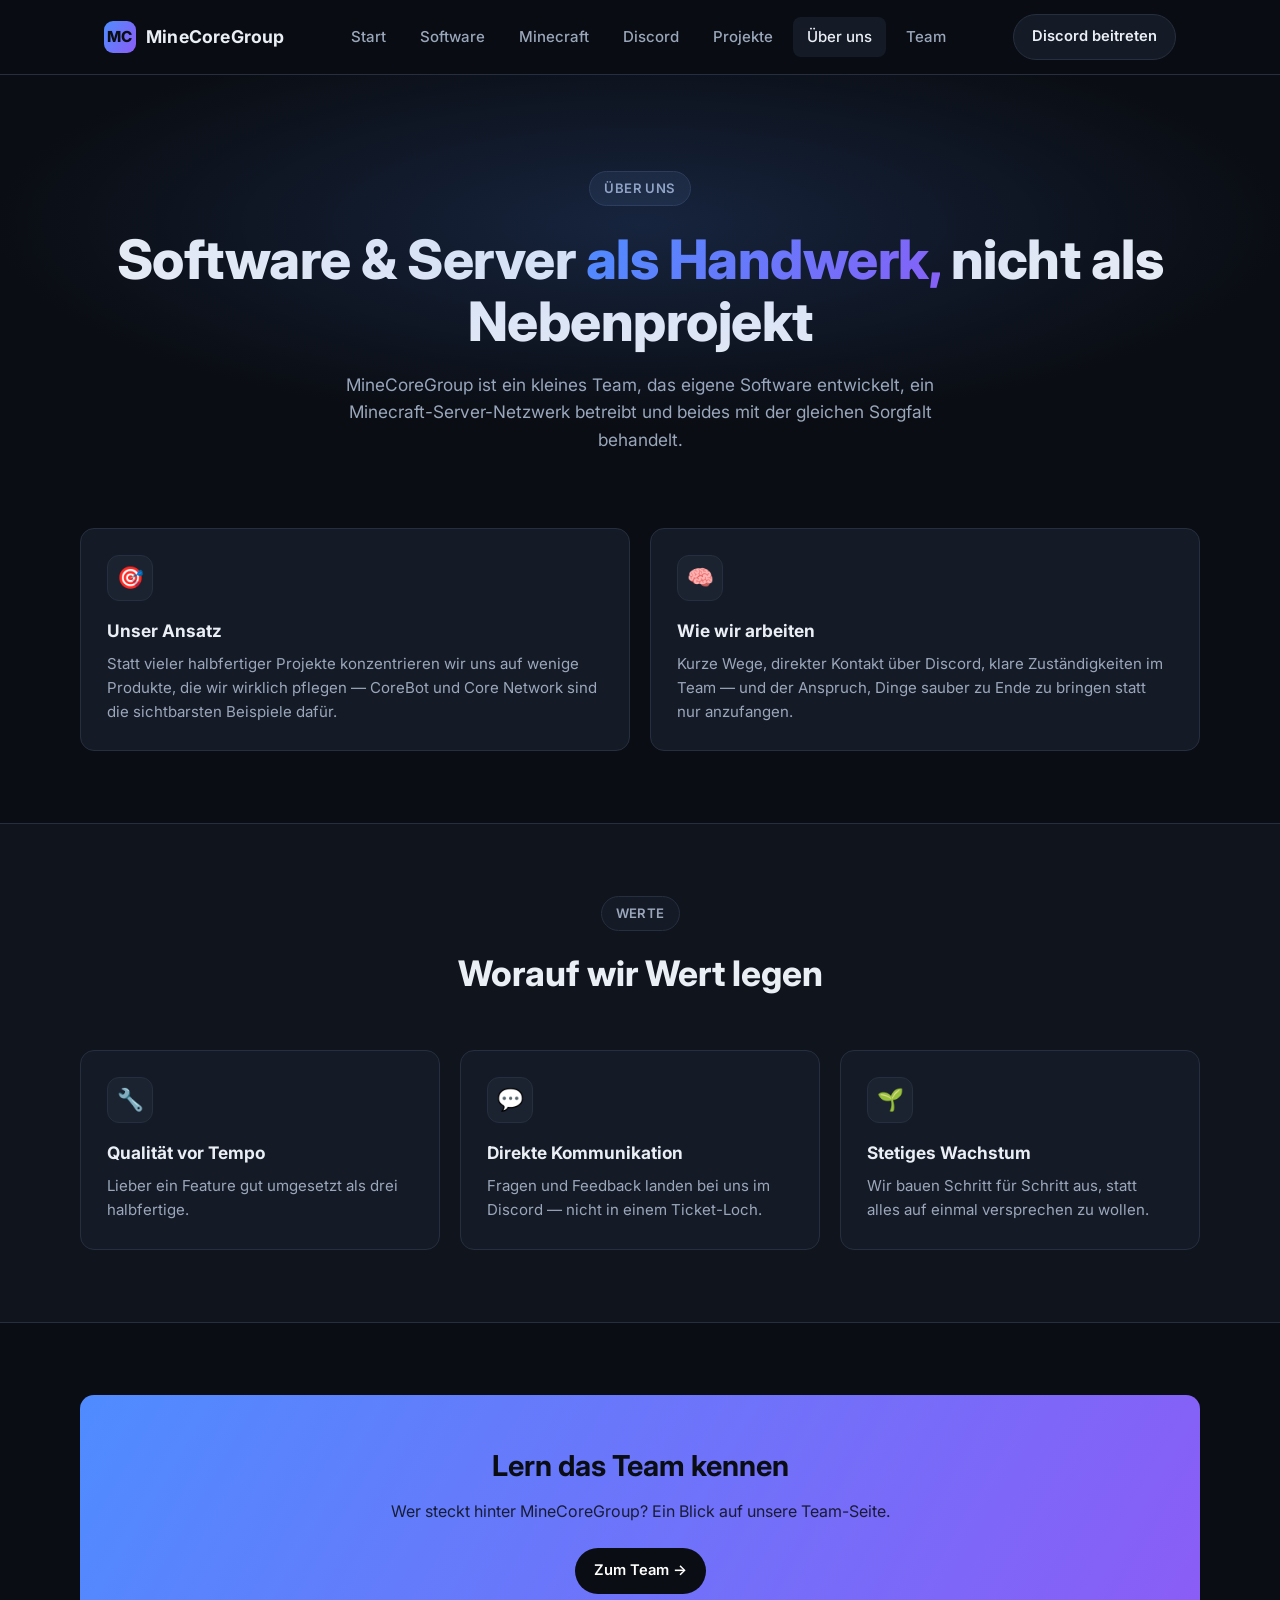
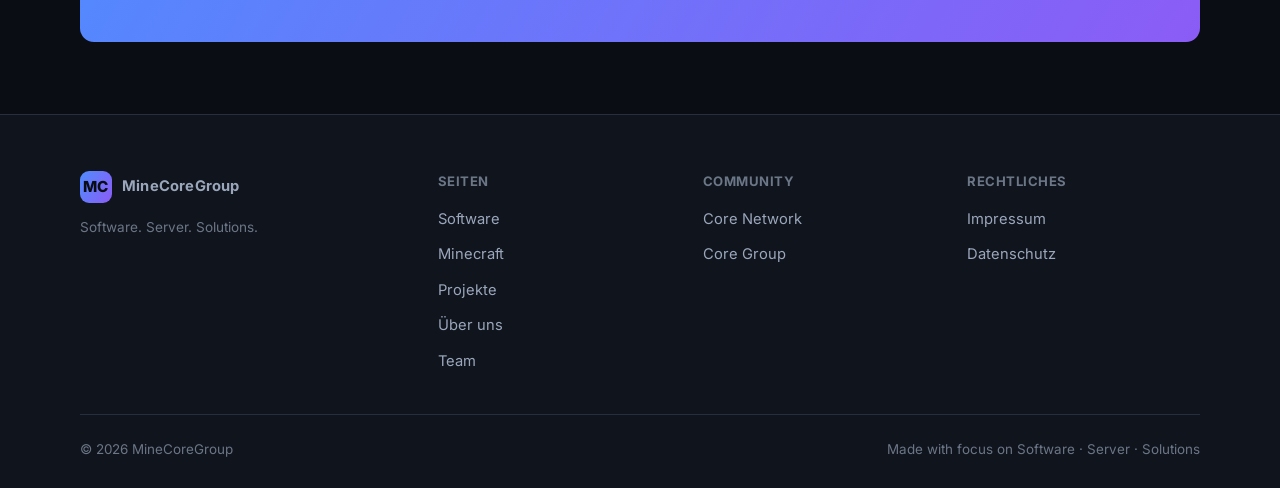
<file: website/about.html>
<!doctype html>
<html lang="de">
<head>
  <meta charset="UTF-8" />
  <meta name="viewport" content="width=device-width, initial-scale=1.0" />
  <title>Über uns — MineCoreGroup</title>
  <meta name="description" content="MineCoreGroup ist ein kleines, fokussiertes Team hinter CoreBot und Core Network. Erfahre, wer wir sind und wofür wir stehen." />
  <link rel="canonical" href="https://minecoregroup.de/about.html" />
  <meta property="og:title" content="Über uns — MineCoreGroup" />
  <meta property="og:description" content="Wer steckt hinter MineCoreGroup?" />
  <meta property="og:type" content="website" />
  <link rel="icon" href="assets/icons/favicon.svg" type="image/svg+xml" />
  <link rel="stylesheet" href="https://fonts.googleapis.com/css2?family=Inter:wght@400;500;600;700;800&display=swap" />
  <link rel="stylesheet" href="assets/style.css" />
</head>
<body>
  <header class="site-header">
    <nav class="nav">
      <a href="index.html" class="brand"><span class="brand-mark">MC</span>MineCoreGroup</a>
      <ul class="nav-links">
        <li><a href="index.html">Start</a></li>
        <li><a href="software.html">Software</a></li>
        <li><a href="connection.html">Minecraft</a></li>
        <li><a href="discord.html">Discord</a></li>
        <li><a href="projekte.html">Projekte</a></li>
        <li><a href="about.html" aria-current="page">Über uns</a></li>
        <li><a href="team.html">Team</a></li>
      </ul>
      <div class="nav-cta">
        <a href="discord.html" class="btn btn-secondary">Discord beitreten</a>
        <button class="nav-toggle" aria-label="Menü öffnen" aria-expanded="false">☰</button>
      </div>
    </nav>
  </header>

  <main>
    <section class="hero" style="padding-bottom:40px;">
      <div class="container">
        <span class="eyebrow">Über uns</span>
        <h1>Software &amp; Server <span class="grad">als Handwerk,</span> nicht als Nebenprojekt</h1>
        <p class="lead">
          MineCoreGroup ist ein kleines Team, das eigene Software entwickelt,
          ein Minecraft-Server-Netzwerk betreibt und beides mit der gleichen
          Sorgfalt behandelt.
        </p>
      </div>
    </section>

    <section style="padding-top:0;">
      <div class="grid grid-2">
        <div class="card">
          <div class="icon">🎯</div>
          <h3>Unser Ansatz</h3>
          <p>
            Statt vieler halbfertiger Projekte konzentrieren wir uns auf wenige
            Produkte, die wir wirklich pflegen — CoreBot und Core Network sind
            die sichtbarsten Beispiele dafür.
          </p>
        </div>
        <div class="card">
          <div class="icon">🧠</div>
          <h3>Wie wir arbeiten</h3>
          <p>
            Kurze Wege, direkter Kontakt über Discord, klare Zuständigkeiten im
            Team — und der Anspruch, Dinge sauber zu Ende zu bringen statt nur
            anzufangen.
          </p>
        </div>
      </div>
    </section>

    <section class="section-alt">
      <div class="section-head">
        <span class="eyebrow">Werte</span>
        <h2>Worauf wir Wert legen</h2>
      </div>
      <div class="grid grid-3">
        <div class="card">
          <div class="icon">🔧</div>
          <h3>Qualität vor Tempo</h3>
          <p>Lieber ein Feature gut umgesetzt als drei halbfertige.</p>
        </div>
        <div class="card">
          <div class="icon">💬</div>
          <h3>Direkte Kommunikation</h3>
          <p>Fragen und Feedback landen bei uns im Discord — nicht in einem Ticket-Loch.</p>
        </div>
        <div class="card">
          <div class="icon">🌱</div>
          <h3>Stetiges Wachstum</h3>
          <p>Wir bauen Schritt für Schritt aus, statt alles auf einmal versprechen zu wollen.</p>
        </div>
      </div>
    </section>

    <section>
      <div class="cta-band">
        <h2>Lern das Team kennen</h2>
        <p>Wer steckt hinter MineCoreGroup? Ein Blick auf unsere Team-Seite.</p>
        <a href="team.html" class="btn btn-primary">Zum Team →</a>
      </div>
    </section>
  </main>

  <footer class="site-footer">
    <div class="footer-grid">
      <div>
        <a href="index.html" class="brand"><span class="brand-mark">MC</span>MineCoreGroup</a>
        <p class="small" style="margin-top:14px; max-width:240px;">Software. Server. Solutions.</p>
      </div>
      <div>
        <h4>Seiten</h4>
        <ul>
          <li><a href="software.html">Software</a></li>
          <li><a href="connection.html">Minecraft</a></li>
          <li><a href="projekte.html">Projekte</a></li>
          <li><a href="about.html">Über uns</a></li>
          <li><a href="team.html">Team</a></li>
        </ul>
      </div>
      <div>
        <h4>Community</h4>
        <ul>
          <li><a href="https://discord.gg/TV5zHH2ED2" target="_blank" rel="noopener">Core Network</a></li>
          <li><a href="https://discord.gg/AjtkMaRkv4" target="_blank" rel="noopener">Core Group</a></li>
        </ul>
      </div>
      <div>
        <h4>Rechtliches</h4>
        <ul>
          <li><a href="impressum.html">Impressum</a></li>
          <li><a href="datenschutz.html">Datenschutz</a></li>
        </ul>
      </div>
    </div>
    <div class="footer-bottom">
      <span>© 2026 MineCoreGroup</span>
      <span>Made with focus on Software · Server · Solutions</span>
    </div>
  </footer>

  <script src="assets/main.js"></script>
</body>
</html>
</file>
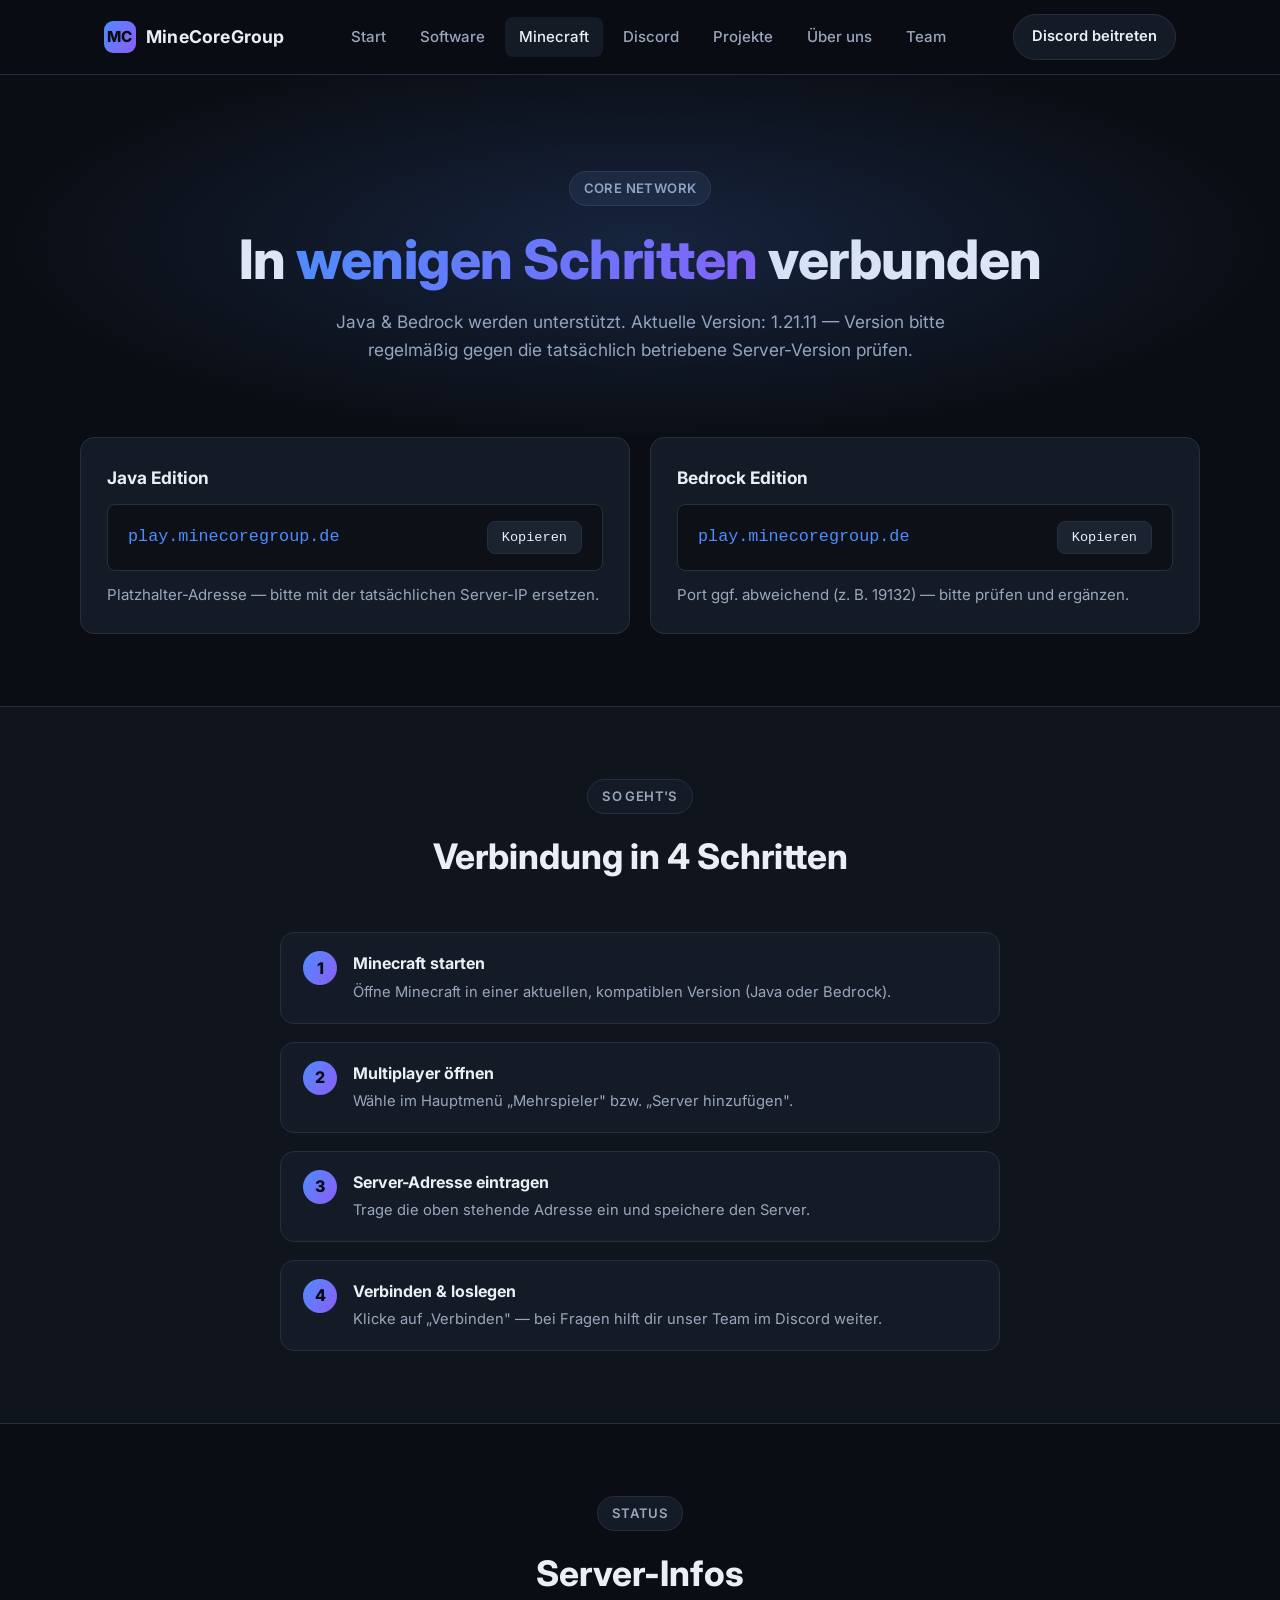
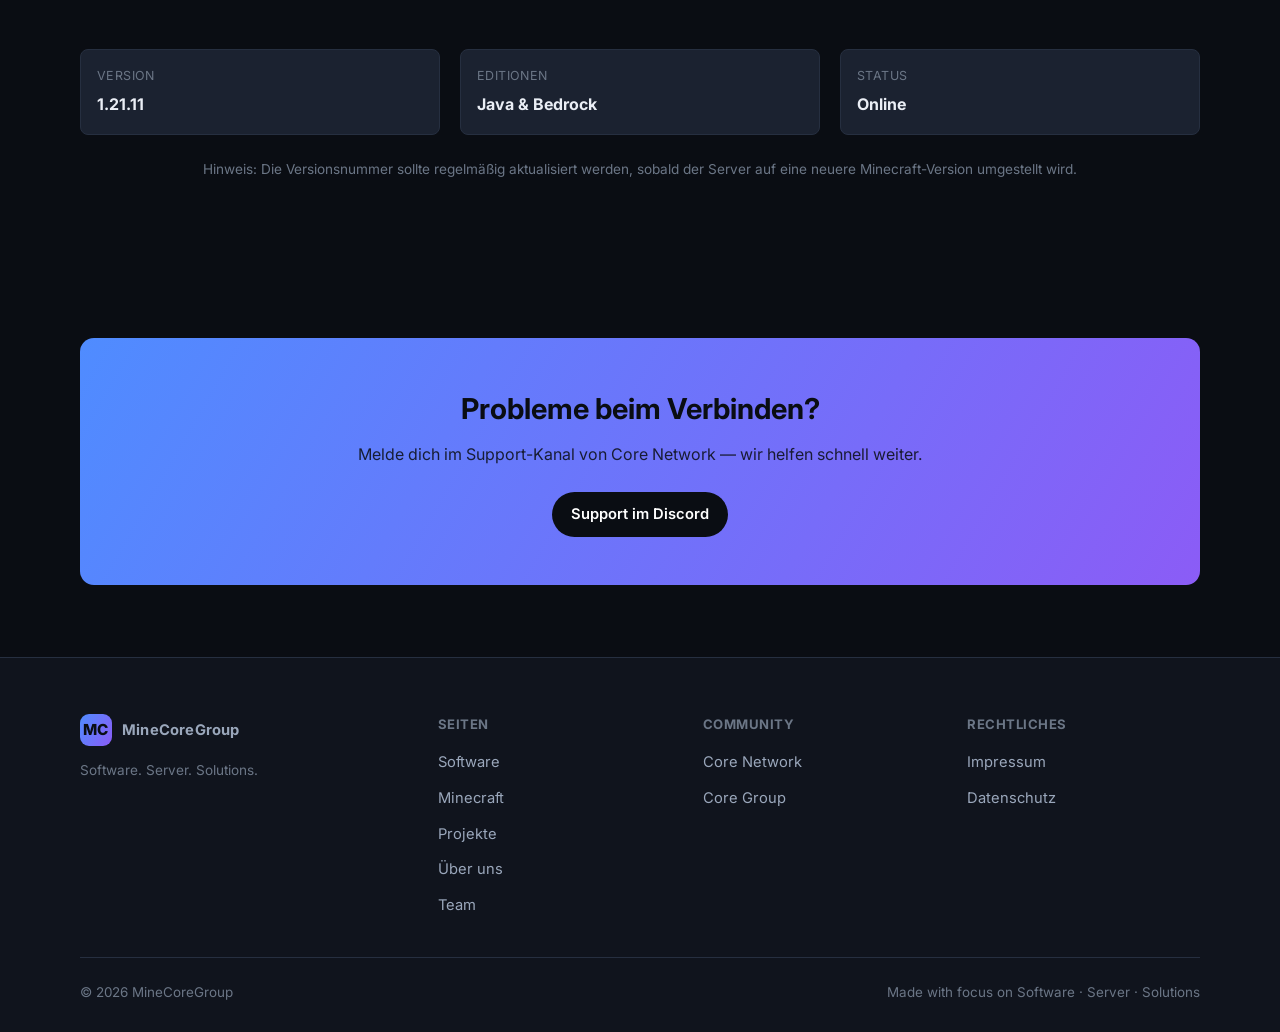
<file: website/connection.html>
<!doctype html>
<html lang="de">
<head>
  <meta charset="UTF-8" />
  <meta name="viewport" content="width=device-width, initial-scale=1.0" />
  <title>Verbinden — Core Network | MineCoreGroup</title>
  <meta name="description" content="So verbindest du dich mit Core Network, dem Minecraft-Server-Netzwerk von MineCoreGroup (Java &amp; Bedrock, Version 1.21.11)." />
  <link rel="canonical" href="https://minecoregroup.de/connection.html" />
  <meta property="og:title" content="Verbinden — Core Network | MineCoreGroup" />
  <meta property="og:description" content="So verbindest du dich mit Core Network." />
  <meta property="og:type" content="website" />
  <link rel="icon" href="assets/icons/favicon.svg" type="image/svg+xml" />
  <link rel="stylesheet" href="https://fonts.googleapis.com/css2?family=Inter:wght@400;500;600;700;800&display=swap" />
  <link rel="stylesheet" href="assets/style.css" />
</head>
<body>
  <header class="site-header">
    <nav class="nav">
      <a href="index.html" class="brand"><span class="brand-mark">MC</span>MineCoreGroup</a>
      <ul class="nav-links">
        <li><a href="index.html">Start</a></li>
        <li><a href="software.html">Software</a></li>
        <li><a href="connection.html" aria-current="page">Minecraft</a></li>
        <li><a href="discord.html">Discord</a></li>
        <li><a href="projekte.html">Projekte</a></li>
        <li><a href="about.html">Über uns</a></li>
        <li><a href="team.html">Team</a></li>
      </ul>
      <div class="nav-cta">
        <a href="discord.html" class="btn btn-secondary">Discord beitreten</a>
        <button class="nav-toggle" aria-label="Menü öffnen" aria-expanded="false">☰</button>
      </div>
    </nav>
  </header>

  <main>
    <section class="hero" style="padding-bottom:40px;">
      <div class="container">
        <span class="eyebrow">Core Network</span>
        <h1>In <span class="grad">wenigen Schritten</span> verbunden</h1>
        <p class="lead">Java &amp; Bedrock werden unterstützt. Aktuelle Version: 1.21.11 — Version bitte regelmäßig gegen die tatsächlich betriebene Server-Version prüfen.</p>
      </div>
    </section>

    <section style="padding-top:0;">
      <div class="grid grid-2">
        <div class="card">
          <h3 style="margin-bottom:12px;">Java Edition</h3>
          <div class="ip-box">
            <span>play.minecoregroup.de</span>
            <button class="copy-btn" data-copy="play.minecoregroup.de">Kopieren</button>
          </div>
          <p class="small" style="margin-top:12px;">Platzhalter-Adresse — bitte mit der tatsächlichen Server-IP ersetzen.</p>
        </div>
        <div class="card">
          <h3 style="margin-bottom:12px;">Bedrock Edition</h3>
          <div class="ip-box">
            <span>play.minecoregroup.de</span>
            <button class="copy-btn" data-copy="play.minecoregroup.de">Kopieren</button>
          </div>
          <p class="small" style="margin-top:12px;">Port ggf. abweichend (z. B. 19132) — bitte prüfen und ergänzen.</p>
        </div>
      </div>
    </section>

    <section class="section-alt">
      <div class="section-head">
        <span class="eyebrow">So geht's</span>
        <h2>Verbindung in 4 Schritten</h2>
      </div>
      <div class="steps">
        <div class="step">
          <div class="step-num">1</div>
          <div>
            <h3>Minecraft starten</h3>
            <p>Öffne Minecraft in einer aktuellen, kompatiblen Version (Java oder Bedrock).</p>
          </div>
        </div>
        <div class="step">
          <div class="step-num">2</div>
          <div>
            <h3>Multiplayer öffnen</h3>
            <p>Wähle im Hauptmenü „Mehrspieler" bzw. „Server hinzufügen".</p>
          </div>
        </div>
        <div class="step">
          <div class="step-num">3</div>
          <div>
            <h3>Server-Adresse eintragen</h3>
            <p>Trage die oben stehende Adresse ein und speichere den Server.</p>
          </div>
        </div>
        <div class="step">
          <div class="step-num">4</div>
          <div>
            <h3>Verbinden &amp; loslegen</h3>
            <p>Klicke auf „Verbinden" — bei Fragen hilft dir unser Team im Discord weiter.</p>
          </div>
        </div>
      </div>
    </section>

    <section>
      <div class="section-head">
        <span class="eyebrow">Status</span>
        <h2>Server-Infos</h2>
      </div>
      <div class="grid grid-3">
        <div class="stat-box"><div class="label">Version</div><div class="value">1.21.11</div></div>
        <div class="stat-box"><div class="label">Editionen</div><div class="value">Java &amp; Bedrock</div></div>
        <div class="stat-box"><div class="label">Status</div><div class="value">Online</div></div>
      </div>
      <p class="text-center small" style="margin-top:24px;">
        Hinweis: Die Versionsnummer sollte regelmäßig aktualisiert werden, sobald
        der Server auf eine neuere Minecraft-Version umgestellt wird.
      </p>
    </section>

    <section>
      <div class="cta-band">
        <h2>Probleme beim Verbinden?</h2>
        <p>Melde dich im Support-Kanal von Core Network — wir helfen schnell weiter.</p>
        <a href="https://discord.gg/TV5zHH2ED2" class="btn btn-primary" target="_blank" rel="noopener">Support im Discord</a>
      </div>
    </section>
  </main>

  <footer class="site-footer">
    <div class="footer-grid">
      <div>
        <a href="index.html" class="brand"><span class="brand-mark">MC</span>MineCoreGroup</a>
        <p class="small" style="margin-top:14px; max-width:240px;">Software. Server. Solutions.</p>
      </div>
      <div>
        <h4>Seiten</h4>
        <ul>
          <li><a href="software.html">Software</a></li>
          <li><a href="connection.html">Minecraft</a></li>
          <li><a href="projekte.html">Projekte</a></li>
          <li><a href="about.html">Über uns</a></li>
          <li><a href="team.html">Team</a></li>
        </ul>
      </div>
      <div>
        <h4>Community</h4>
        <ul>
          <li><a href="https://discord.gg/TV5zHH2ED2" target="_blank" rel="noopener">Core Network</a></li>
          <li><a href="https://discord.gg/AjtkMaRkv4" target="_blank" rel="noopener">Core Group</a></li>
        </ul>
      </div>
      <div>
        <h4>Rechtliches</h4>
        <ul>
          <li><a href="impressum.html">Impressum</a></li>
          <li><a href="datenschutz.html">Datenschutz</a></li>
        </ul>
      </div>
    </div>
    <div class="footer-bottom">
      <span>© 2026 MineCoreGroup</span>
      <span>Made with focus on Software · Server · Solutions</span>
    </div>
  </footer>

  <script src="assets/main.js"></script>
</body>
</html>
</file>
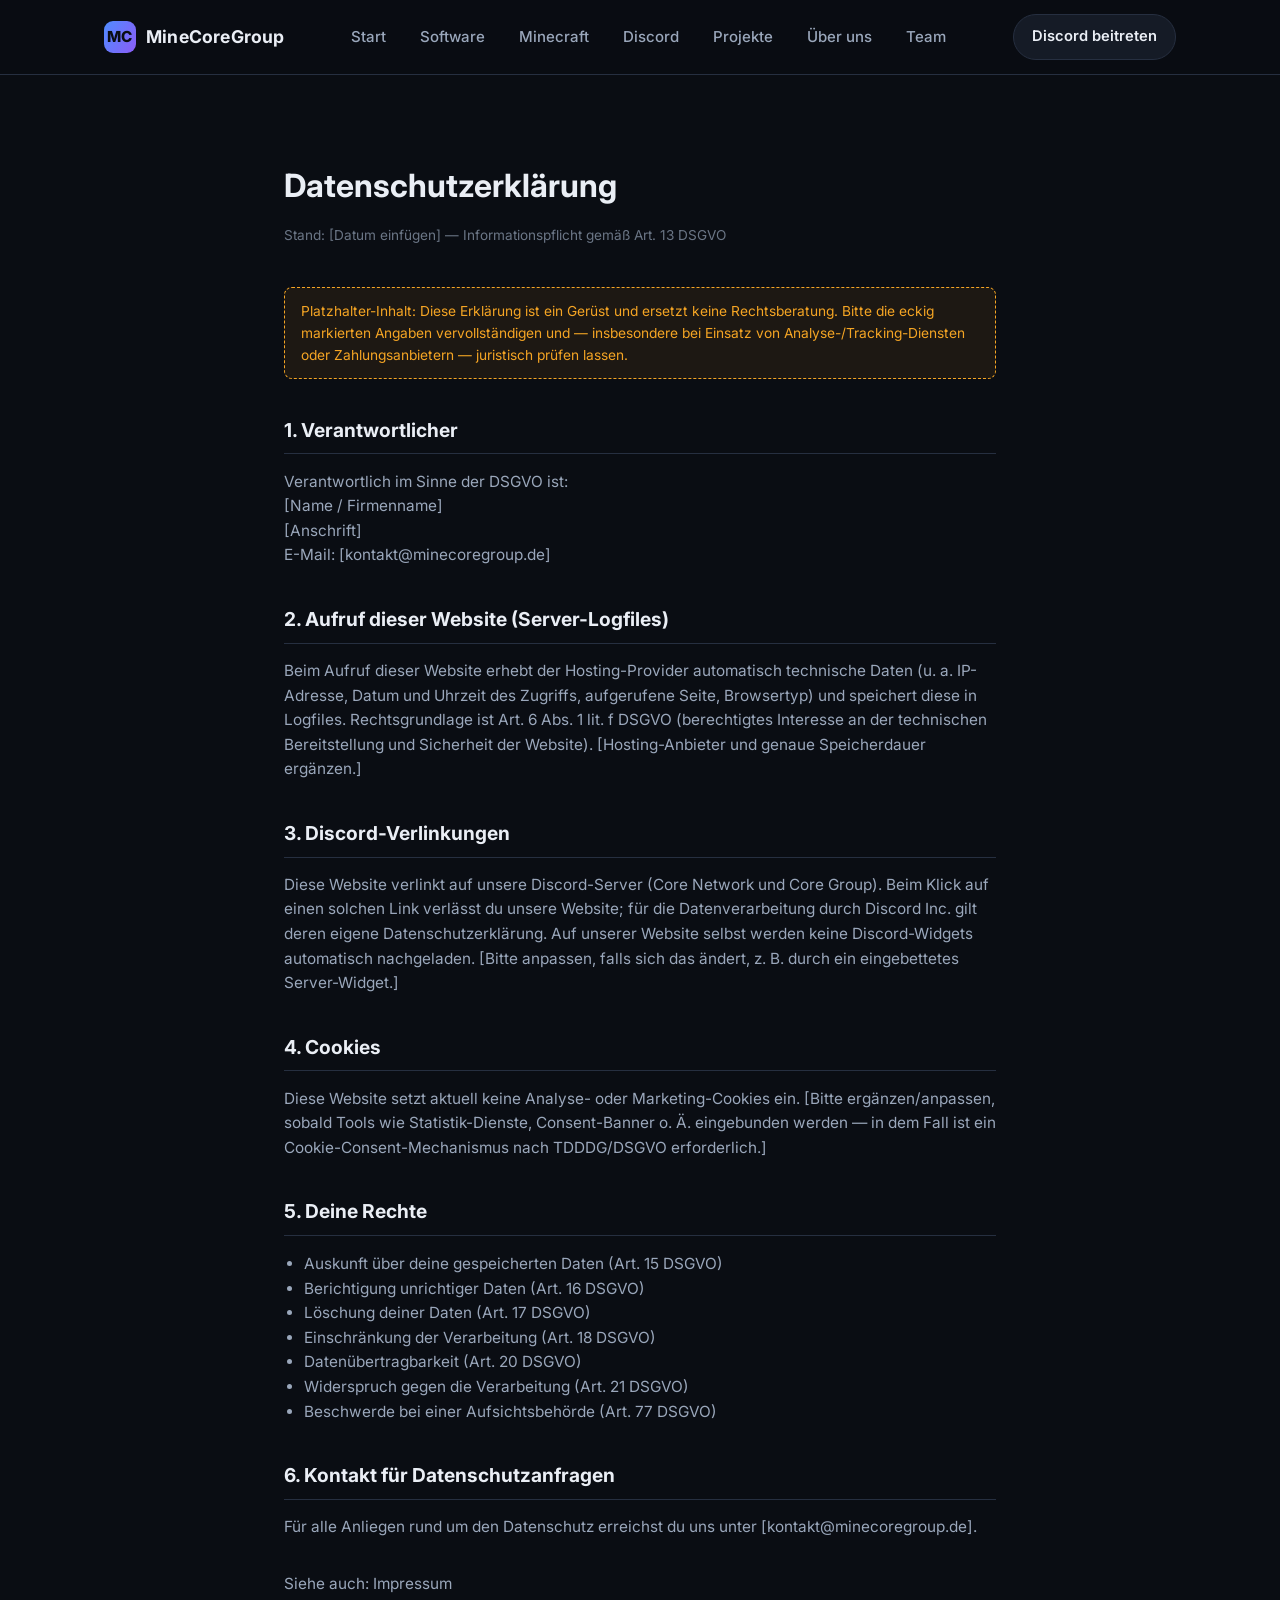
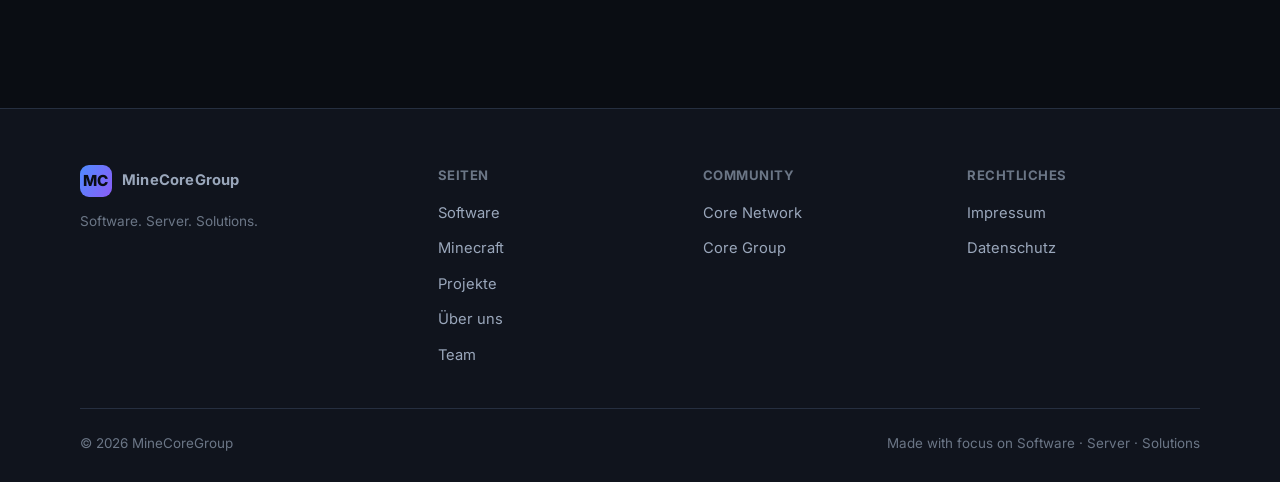
<file: website/datenschutz.html>
<!doctype html>
<html lang="de">
<head>
  <meta charset="UTF-8" />
  <meta name="viewport" content="width=device-width, initial-scale=1.0" />
  <title>Datenschutzerklärung — MineCoreGroup</title>
  <meta name="description" content="Datenschutzerklärung von MineCoreGroup gemäß Art. 13 DSGVO." />
  <link rel="canonical" href="https://minecoregroup.de/datenschutz.html" />
  <meta name="robots" content="noindex, follow" />
  <link rel="icon" href="assets/icons/favicon.svg" type="image/svg+xml" />
  <link rel="stylesheet" href="https://fonts.googleapis.com/css2?family=Inter:wght@400;500;600;700;800&display=swap" />
  <link rel="stylesheet" href="assets/style.css" />
</head>
<body>
  <header class="site-header">
    <nav class="nav">
      <a href="index.html" class="brand"><span class="brand-mark">MC</span>MineCoreGroup</a>
      <ul class="nav-links">
        <li><a href="index.html">Start</a></li>
        <li><a href="software.html">Software</a></li>
        <li><a href="connection.html">Minecraft</a></li>
        <li><a href="discord.html">Discord</a></li>
        <li><a href="projekte.html">Projekte</a></li>
        <li><a href="about.html">Über uns</a></li>
        <li><a href="team.html">Team</a></li>
      </ul>
      <div class="nav-cta">
        <a href="discord.html" class="btn btn-secondary">Discord beitreten</a>
        <button class="nav-toggle" aria-label="Menü öffnen" aria-expanded="false">☰</button>
      </div>
    </nav>
  </header>

  <main>
    <div class="legal">
      <h1>Datenschutzerklärung</h1>
      <p class="updated">Stand: [Datum einfügen] — Informationspflicht gemäß Art. 13 DSGVO</p>

      <div class="placeholder">
        Platzhalter-Inhalt: Diese Erklärung ist ein Gerüst und ersetzt keine
        Rechtsberatung. Bitte die eckig markierten Angaben vervollständigen
        und — insbesondere bei Einsatz von Analyse-/Tracking-Diensten oder
        Zahlungsanbietern — juristisch prüfen lassen.
      </div>

      <h2>1. Verantwortlicher</h2>
      <p>
        Verantwortlich im Sinne der DSGVO ist:<br />
        [Name / Firmenname]<br />
        [Anschrift]<br />
        E-Mail: [kontakt@minecoregroup.de]
      </p>

      <h2>2. Aufruf dieser Website (Server-Logfiles)</h2>
      <p>
        Beim Aufruf dieser Website erhebt der Hosting-Provider automatisch
        technische Daten (u. a. IP-Adresse, Datum und Uhrzeit des Zugriffs,
        aufgerufene Seite, Browsertyp) und speichert diese in Logfiles.
        Rechtsgrundlage ist Art. 6 Abs. 1 lit. f DSGVO (berechtigtes
        Interesse an der technischen Bereitstellung und Sicherheit der
        Website). [Hosting-Anbieter und genaue Speicherdauer ergänzen.]
      </p>

      <h2>3. Discord-Verlinkungen</h2>
      <p>
        Diese Website verlinkt auf unsere Discord-Server (Core Network und
        Core Group). Beim Klick auf einen solchen Link verlässt du unsere
        Website; für die Datenverarbeitung durch Discord Inc. gilt deren
        eigene Datenschutzerklärung. Auf unserer Website selbst werden keine
        Discord-Widgets automatisch nachgeladen. [Bitte anpassen, falls sich
        das ändert, z. B. durch ein eingebettetes Server-Widget.]
      </p>

      <h2>4. Cookies</h2>
      <p>
        Diese Website setzt aktuell keine Analyse- oder Marketing-Cookies
        ein. [Bitte ergänzen/anpassen, sobald Tools wie Statistik-Dienste,
        Consent-Banner o. Ä. eingebunden werden — in dem Fall ist ein
        Cookie-Consent-Mechanismus nach TDDDG/DSGVO erforderlich.]
      </p>

      <h2>5. Deine Rechte</h2>
      <ul>
        <li>Auskunft über deine gespeicherten Daten (Art. 15 DSGVO)</li>
        <li>Berichtigung unrichtiger Daten (Art. 16 DSGVO)</li>
        <li>Löschung deiner Daten (Art. 17 DSGVO)</li>
        <li>Einschränkung der Verarbeitung (Art. 18 DSGVO)</li>
        <li>Datenübertragbarkeit (Art. 20 DSGVO)</li>
        <li>Widerspruch gegen die Verarbeitung (Art. 21 DSGVO)</li>
        <li>Beschwerde bei einer Aufsichtsbehörde (Art. 77 DSGVO)</li>
      </ul>

      <h2>6. Kontakt für Datenschutzanfragen</h2>
      <p>Für alle Anliegen rund um den Datenschutz erreichst du uns unter [kontakt@minecoregroup.de].</p>

      <p class="small" style="margin-top:32px;">
        Siehe auch: <a href="impressum.html">Impressum</a>
      </p>
    </div>
  </main>

  <footer class="site-footer">
    <div class="footer-grid">
      <div>
        <a href="index.html" class="brand"><span class="brand-mark">MC</span>MineCoreGroup</a>
        <p class="small" style="margin-top:14px; max-width:240px;">Software. Server. Solutions.</p>
      </div>
      <div>
        <h4>Seiten</h4>
        <ul>
          <li><a href="software.html">Software</a></li>
          <li><a href="connection.html">Minecraft</a></li>
          <li><a href="projekte.html">Projekte</a></li>
          <li><a href="about.html">Über uns</a></li>
          <li><a href="team.html">Team</a></li>
        </ul>
      </div>
      <div>
        <h4>Community</h4>
        <ul>
          <li><a href="https://discord.gg/TV5zHH2ED2" target="_blank" rel="noopener">Core Network</a></li>
          <li><a href="https://discord.gg/AjtkMaRkv4" target="_blank" rel="noopener">Core Group</a></li>
        </ul>
      </div>
      <div>
        <h4>Rechtliches</h4>
        <ul>
          <li><a href="impressum.html">Impressum</a></li>
          <li><a href="datenschutz.html">Datenschutz</a></li>
        </ul>
      </div>
    </div>
    <div class="footer-bottom">
      <span>© 2026 MineCoreGroup</span>
      <span>Made with focus on Software · Server · Solutions</span>
    </div>
  </footer>

  <script src="assets/main.js"></script>
</body>
</html>
</file>
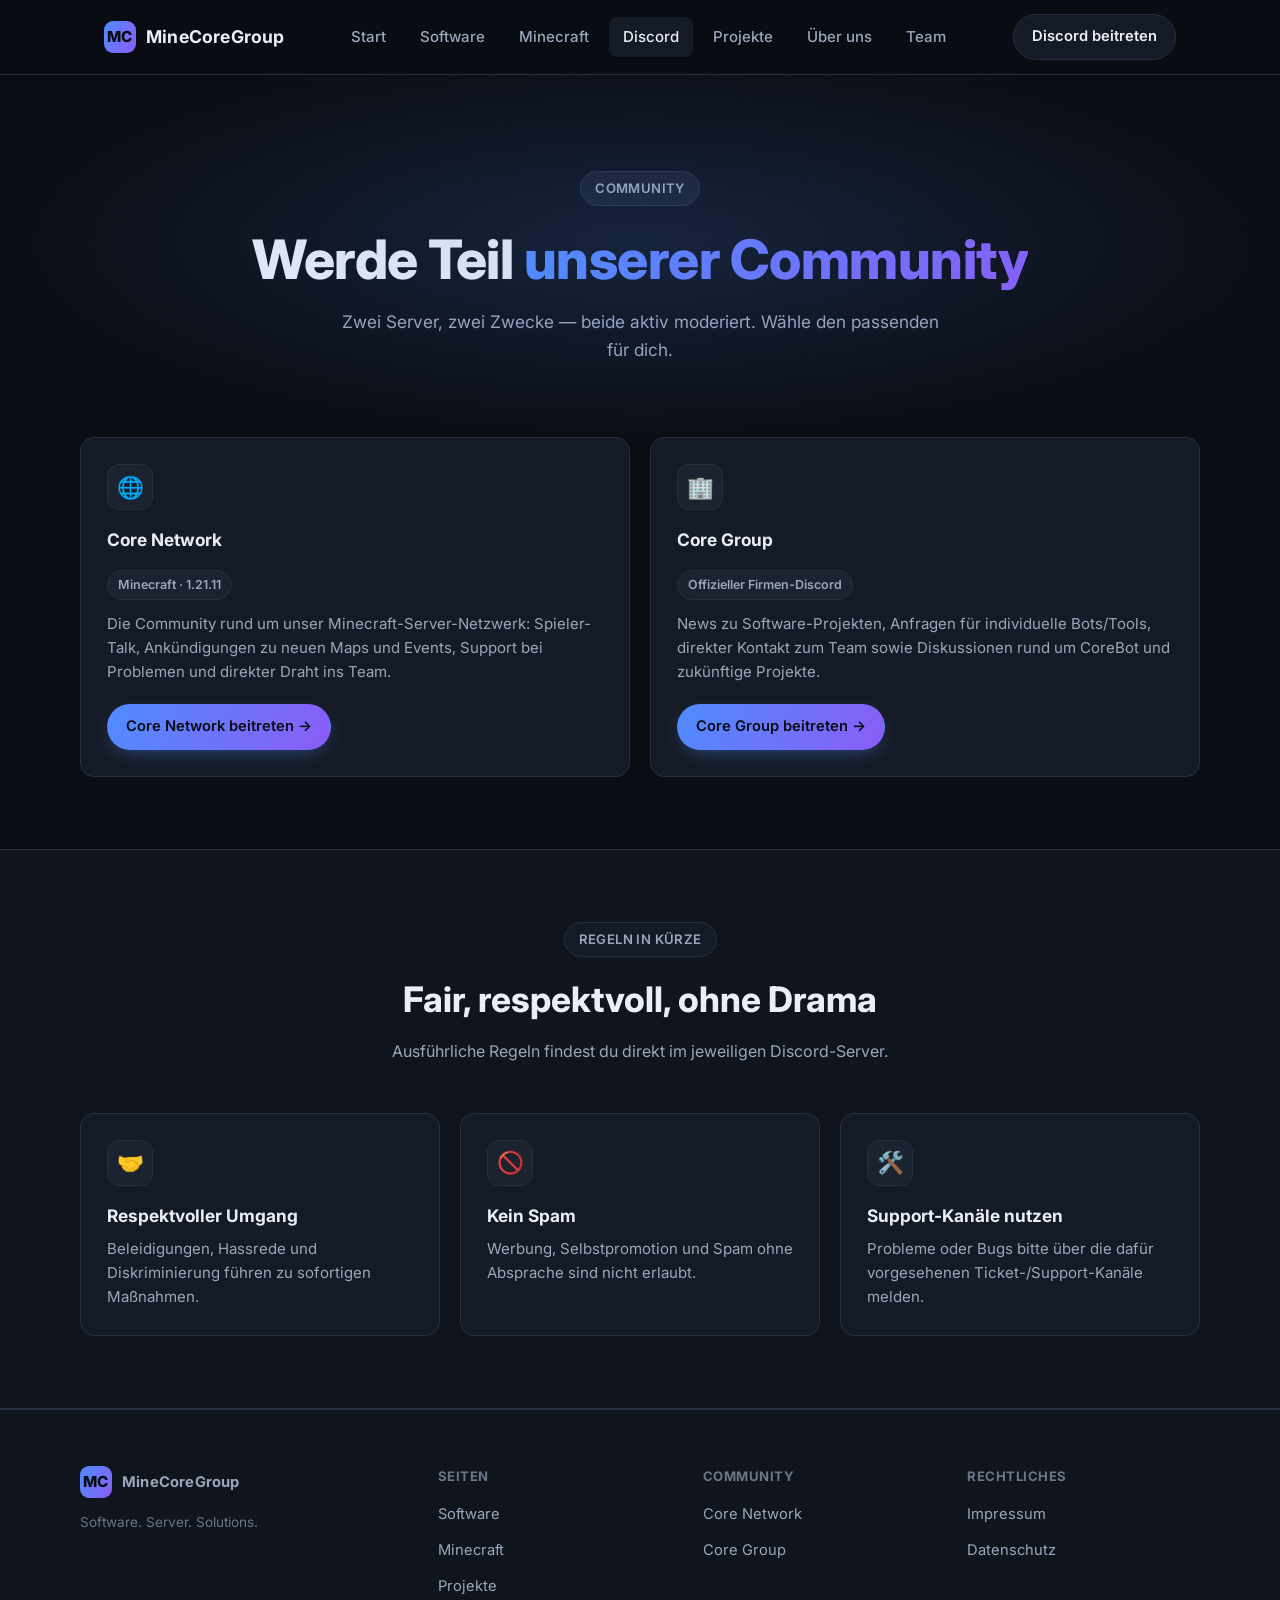
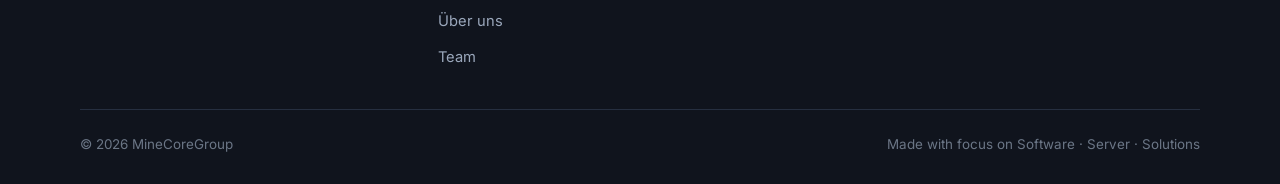
<file: website/discord.html>
<!doctype html>
<html lang="de">
<head>
  <meta charset="UTF-8" />
  <meta name="viewport" content="width=device-width, initial-scale=1.0" />
  <title>Discord — MineCoreGroup</title>
  <meta name="description" content="Tritt Core Network oder Core Group bei — den zwei Discord-Communities von MineCoreGroup für Minecraft-Spieler, Support und News." />
  <link rel="canonical" href="https://minecoregroup.de/discord.html" />
  <meta property="og:title" content="Discord — MineCoreGroup" />
  <meta property="og:description" content="Tritt Core Network oder Core Group bei." />
  <meta property="og:type" content="website" />
  <link rel="icon" href="assets/icons/favicon.svg" type="image/svg+xml" />
  <link rel="stylesheet" href="https://fonts.googleapis.com/css2?family=Inter:wght@400;500;600;700;800&display=swap" />
  <link rel="stylesheet" href="assets/style.css" />
</head>
<body>
  <header class="site-header">
    <nav class="nav">
      <a href="index.html" class="brand"><span class="brand-mark">MC</span>MineCoreGroup</a>
      <ul class="nav-links">
        <li><a href="index.html">Start</a></li>
        <li><a href="software.html">Software</a></li>
        <li><a href="connection.html">Minecraft</a></li>
        <li><a href="discord.html" aria-current="page">Discord</a></li>
        <li><a href="projekte.html">Projekte</a></li>
        <li><a href="about.html">Über uns</a></li>
        <li><a href="team.html">Team</a></li>
      </ul>
      <div class="nav-cta">
        <a href="discord.html" class="btn btn-secondary">Discord beitreten</a>
        <button class="nav-toggle" aria-label="Menü öffnen" aria-expanded="false">☰</button>
      </div>
    </nav>
  </header>

  <main>
    <section class="hero" style="padding-bottom:40px;">
      <div class="container">
        <span class="eyebrow">Community</span>
        <h1>Werde Teil <span class="grad">unserer Community</span></h1>
        <p class="lead">Zwei Server, zwei Zwecke — beide aktiv moderiert. Wähle den passenden für dich.</p>
      </div>
    </section>

    <section style="padding-top:0;">
      <div class="grid grid-2">
        <div class="card">
          <div class="icon">🌐</div>
          <h3>Core Network</h3>
          <span class="badge" style="margin:8px 0 12px;">Minecraft · 1.21.11</span>
          <p>
            Die Community rund um unser Minecraft-Server-Netzwerk: Spieler-Talk,
            Ankündigungen zu neuen Maps und Events, Support bei Problemen und
            direkter Draht ins Team.
          </p>
          <div class="hero-actions" style="justify-content:flex-start; margin-top:20px;">
            <a href="https://discord.gg/TV5zHH2ED2" class="btn btn-primary" target="_blank" rel="noopener">Core Network beitreten →</a>
          </div>
        </div>
        <div class="card">
          <div class="icon">🏢</div>
          <h3>Core Group</h3>
          <span class="badge" style="margin:8px 0 12px;">Offizieller Firmen-Discord</span>
          <p>
            News zu Software-Projekten, Anfragen für individuelle Bots/Tools,
            direkter Kontakt zum Team sowie Diskussionen rund um CoreBot und
            zukünftige Projekte.
          </p>
          <div class="hero-actions" style="justify-content:flex-start; margin-top:20px;">
            <a href="https://discord.gg/AjtkMaRkv4" class="btn btn-primary" target="_blank" rel="noopener">Core Group beitreten →</a>
          </div>
        </div>
      </div>
    </section>

    <section class="section-alt">
      <div class="section-head">
        <span class="eyebrow">Regeln in Kürze</span>
        <h2>Fair, respektvoll, ohne Drama</h2>
        <p>Ausführliche Regeln findest du direkt im jeweiligen Discord-Server.</p>
      </div>
      <div class="grid grid-3">
        <div class="card">
          <div class="icon">🤝</div>
          <h3>Respektvoller Umgang</h3>
          <p>Beleidigungen, Hassrede und Diskriminierung führen zu sofortigen Maßnahmen.</p>
        </div>
        <div class="card">
          <div class="icon">🚫</div>
          <h3>Kein Spam</h3>
          <p>Werbung, Selbstpromotion und Spam ohne Absprache sind nicht erlaubt.</p>
        </div>
        <div class="card">
          <div class="icon">🛠️</div>
          <h3>Support-Kanäle nutzen</h3>
          <p>Probleme oder Bugs bitte über die dafür vorgesehenen Ticket-/Support-Kanäle melden.</p>
        </div>
      </div>
    </section>
  </main>

  <footer class="site-footer">
    <div class="footer-grid">
      <div>
        <a href="index.html" class="brand"><span class="brand-mark">MC</span>MineCoreGroup</a>
        <p class="small" style="margin-top:14px; max-width:240px;">Software. Server. Solutions.</p>
      </div>
      <div>
        <h4>Seiten</h4>
        <ul>
          <li><a href="software.html">Software</a></li>
          <li><a href="connection.html">Minecraft</a></li>
          <li><a href="projekte.html">Projekte</a></li>
          <li><a href="about.html">Über uns</a></li>
          <li><a href="team.html">Team</a></li>
        </ul>
      </div>
      <div>
        <h4>Community</h4>
        <ul>
          <li><a href="https://discord.gg/TV5zHH2ED2" target="_blank" rel="noopener">Core Network</a></li>
          <li><a href="https://discord.gg/AjtkMaRkv4" target="_blank" rel="noopener">Core Group</a></li>
        </ul>
      </div>
      <div>
        <h4>Rechtliches</h4>
        <ul>
          <li><a href="impressum.html">Impressum</a></li>
          <li><a href="datenschutz.html">Datenschutz</a></li>
        </ul>
      </div>
    </div>
    <div class="footer-bottom">
      <span>© 2026 MineCoreGroup</span>
      <span>Made with focus on Software · Server · Solutions</span>
    </div>
  </footer>

  <script src="assets/main.js"></script>
</body>
</html>
</file>
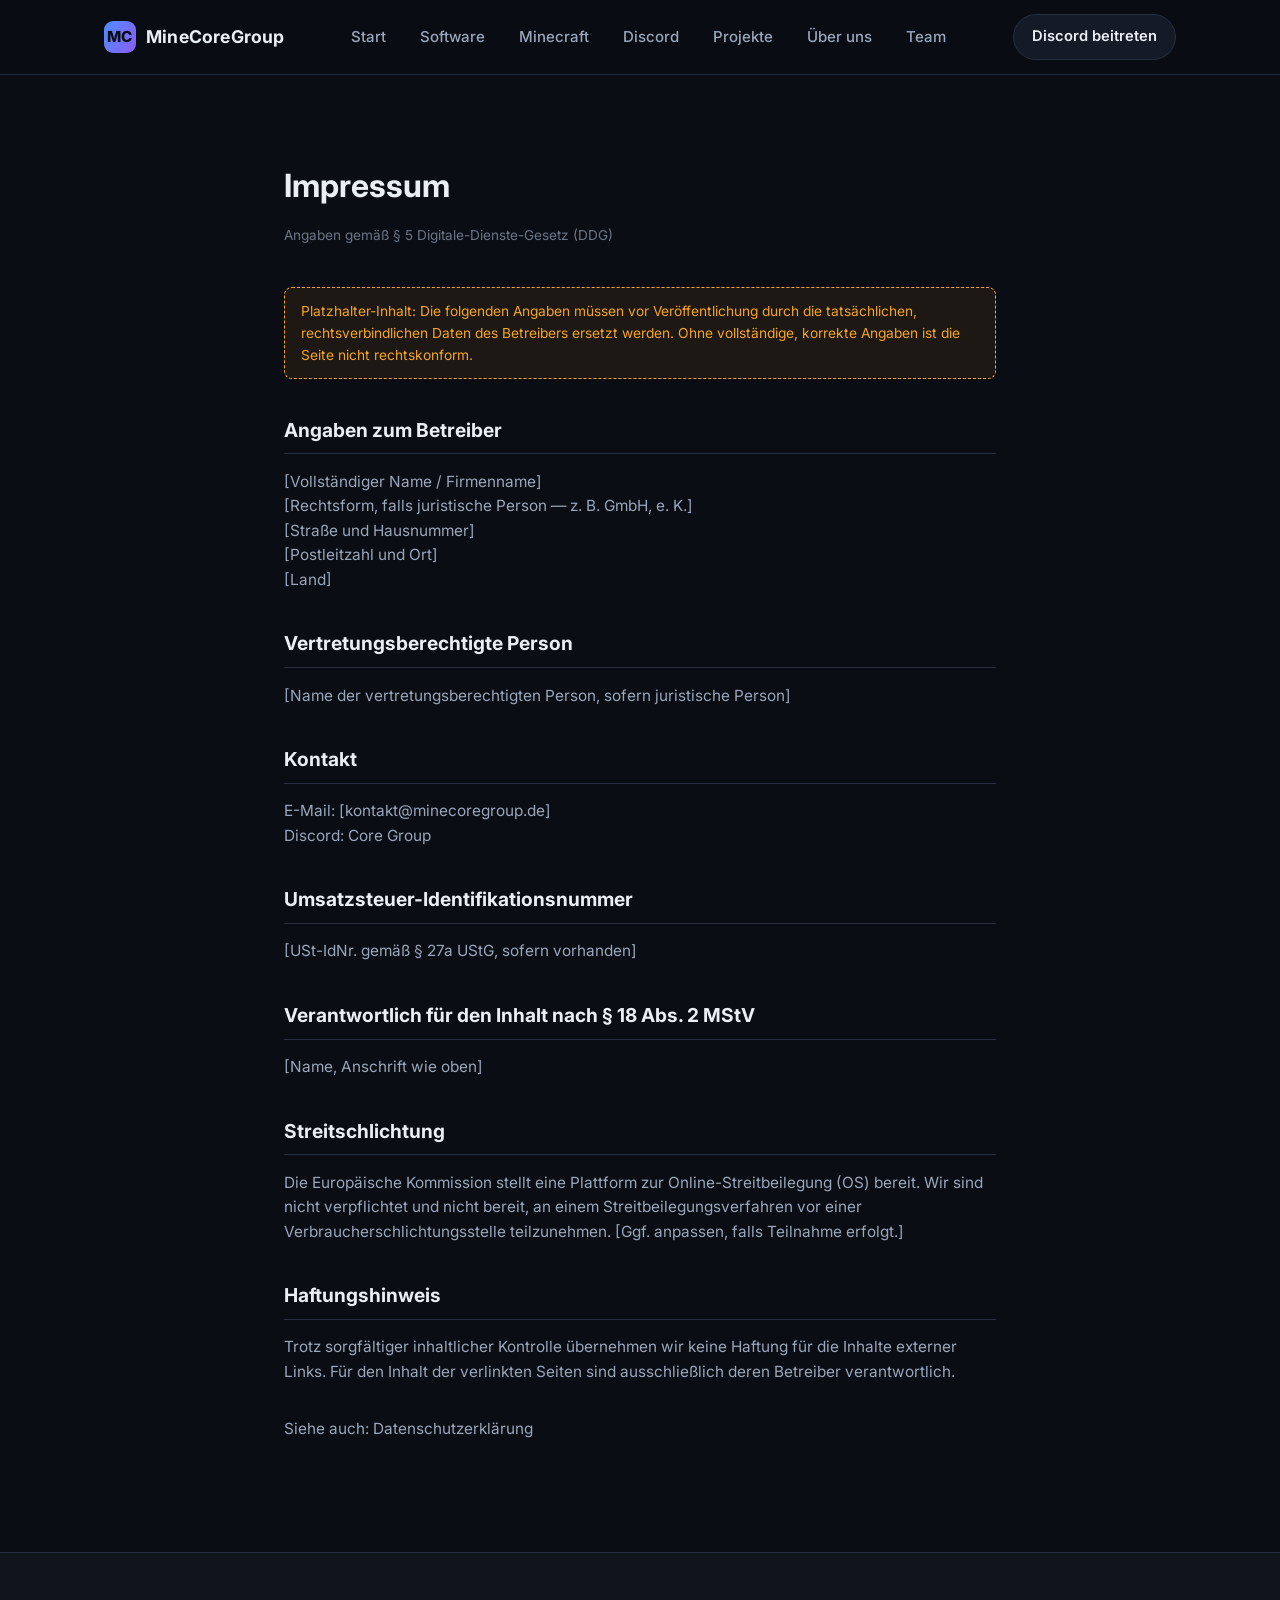
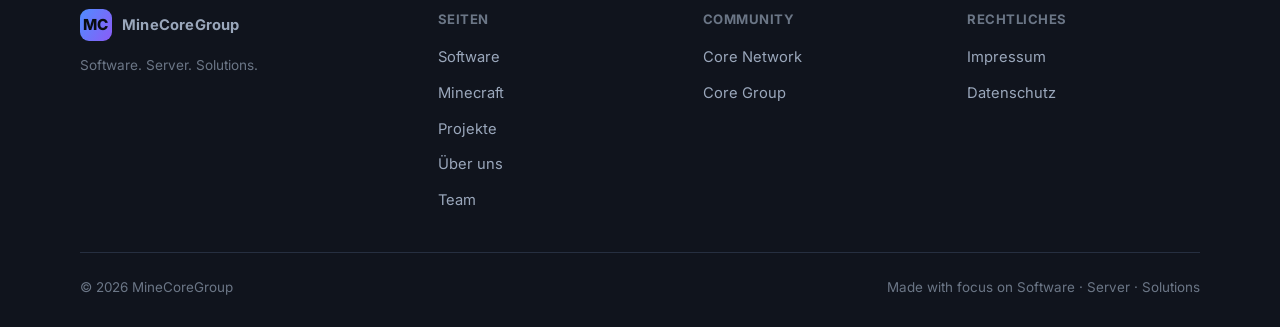
<file: website/impressum.html>
<!doctype html>
<html lang="de">
<head>
  <meta charset="UTF-8" />
  <meta name="viewport" content="width=device-width, initial-scale=1.0" />
  <title>Impressum — MineCoreGroup</title>
  <meta name="description" content="Impressum von MineCoreGroup gemäß § 5 Digitale-Dienste-Gesetz (DDG)." />
  <link rel="canonical" href="https://minecoregroup.de/impressum.html" />
  <meta name="robots" content="noindex, follow" />
  <link rel="icon" href="assets/icons/favicon.svg" type="image/svg+xml" />
  <link rel="stylesheet" href="https://fonts.googleapis.com/css2?family=Inter:wght@400;500;600;700;800&display=swap" />
  <link rel="stylesheet" href="assets/style.css" />
</head>
<body>
  <header class="site-header">
    <nav class="nav">
      <a href="index.html" class="brand"><span class="brand-mark">MC</span>MineCoreGroup</a>
      <ul class="nav-links">
        <li><a href="index.html">Start</a></li>
        <li><a href="software.html">Software</a></li>
        <li><a href="connection.html">Minecraft</a></li>
        <li><a href="discord.html">Discord</a></li>
        <li><a href="projekte.html">Projekte</a></li>
        <li><a href="about.html">Über uns</a></li>
        <li><a href="team.html">Team</a></li>
      </ul>
      <div class="nav-cta">
        <a href="discord.html" class="btn btn-secondary">Discord beitreten</a>
        <button class="nav-toggle" aria-label="Menü öffnen" aria-expanded="false">☰</button>
      </div>
    </nav>
  </header>

  <main>
    <div class="legal">
      <h1>Impressum</h1>
      <p class="updated">Angaben gemäß § 5 Digitale-Dienste-Gesetz (DDG)</p>

      <div class="placeholder">
        Platzhalter-Inhalt: Die folgenden Angaben müssen vor Veröffentlichung
        durch die tatsächlichen, rechtsverbindlichen Daten des Betreibers
        ersetzt werden. Ohne vollständige, korrekte Angaben ist die Seite
        nicht rechtskonform.
      </div>

      <h2>Angaben zum Betreiber</h2>
      <p>
        [Vollständiger Name / Firmenname]<br />
        [Rechtsform, falls juristische Person — z. B. GmbH, e. K.]<br />
        [Straße und Hausnummer]<br />
        [Postleitzahl und Ort]<br />
        [Land]
      </p>

      <h2>Vertretungsberechtigte Person</h2>
      <p>[Name der vertretungsberechtigten Person, sofern juristische Person]</p>

      <h2>Kontakt</h2>
      <p>
        E-Mail: [kontakt@minecoregroup.de]<br />
        Discord: <a href="discord.html">Core Group</a>
      </p>

      <h2>Umsatzsteuer-Identifikationsnummer</h2>
      <p>[USt-IdNr. gemäß § 27a UStG, sofern vorhanden]</p>

      <h2>Verantwortlich für den Inhalt nach § 18 Abs. 2 MStV</h2>
      <p>[Name, Anschrift wie oben]</p>

      <h2>Streitschlichtung</h2>
      <p>
        Die Europäische Kommission stellt eine Plattform zur
        Online-Streitbeilegung (OS) bereit. Wir sind nicht verpflichtet und
        nicht bereit, an einem Streitbeilegungsverfahren vor einer
        Verbraucherschlichtungsstelle teilzunehmen. [Ggf. anpassen, falls
        Teilnahme erfolgt.]
      </p>

      <h2>Haftungshinweis</h2>
      <p>
        Trotz sorgfältiger inhaltlicher Kontrolle übernehmen wir keine
        Haftung für die Inhalte externer Links. Für den Inhalt der
        verlinkten Seiten sind ausschließlich deren Betreiber verantwortlich.
      </p>

      <p class="small" style="margin-top:32px;">
        Siehe auch: <a href="datenschutz.html">Datenschutzerklärung</a>
      </p>
    </div>
  </main>

  <footer class="site-footer">
    <div class="footer-grid">
      <div>
        <a href="index.html" class="brand"><span class="brand-mark">MC</span>MineCoreGroup</a>
        <p class="small" style="margin-top:14px; max-width:240px;">Software. Server. Solutions.</p>
      </div>
      <div>
        <h4>Seiten</h4>
        <ul>
          <li><a href="software.html">Software</a></li>
          <li><a href="connection.html">Minecraft</a></li>
          <li><a href="projekte.html">Projekte</a></li>
          <li><a href="about.html">Über uns</a></li>
          <li><a href="team.html">Team</a></li>
        </ul>
      </div>
      <div>
        <h4>Community</h4>
        <ul>
          <li><a href="https://discord.gg/TV5zHH2ED2" target="_blank" rel="noopener">Core Network</a></li>
          <li><a href="https://discord.gg/AjtkMaRkv4" target="_blank" rel="noopener">Core Group</a></li>
        </ul>
      </div>
      <div>
        <h4>Rechtliches</h4>
        <ul>
          <li><a href="impressum.html">Impressum</a></li>
          <li><a href="datenschutz.html">Datenschutz</a></li>
        </ul>
      </div>
    </div>
    <div class="footer-bottom">
      <span>© 2026 MineCoreGroup</span>
      <span>Made with focus on Software · Server · Solutions</span>
    </div>
  </footer>

  <script src="assets/main.js"></script>
</body>
</html>
</file>
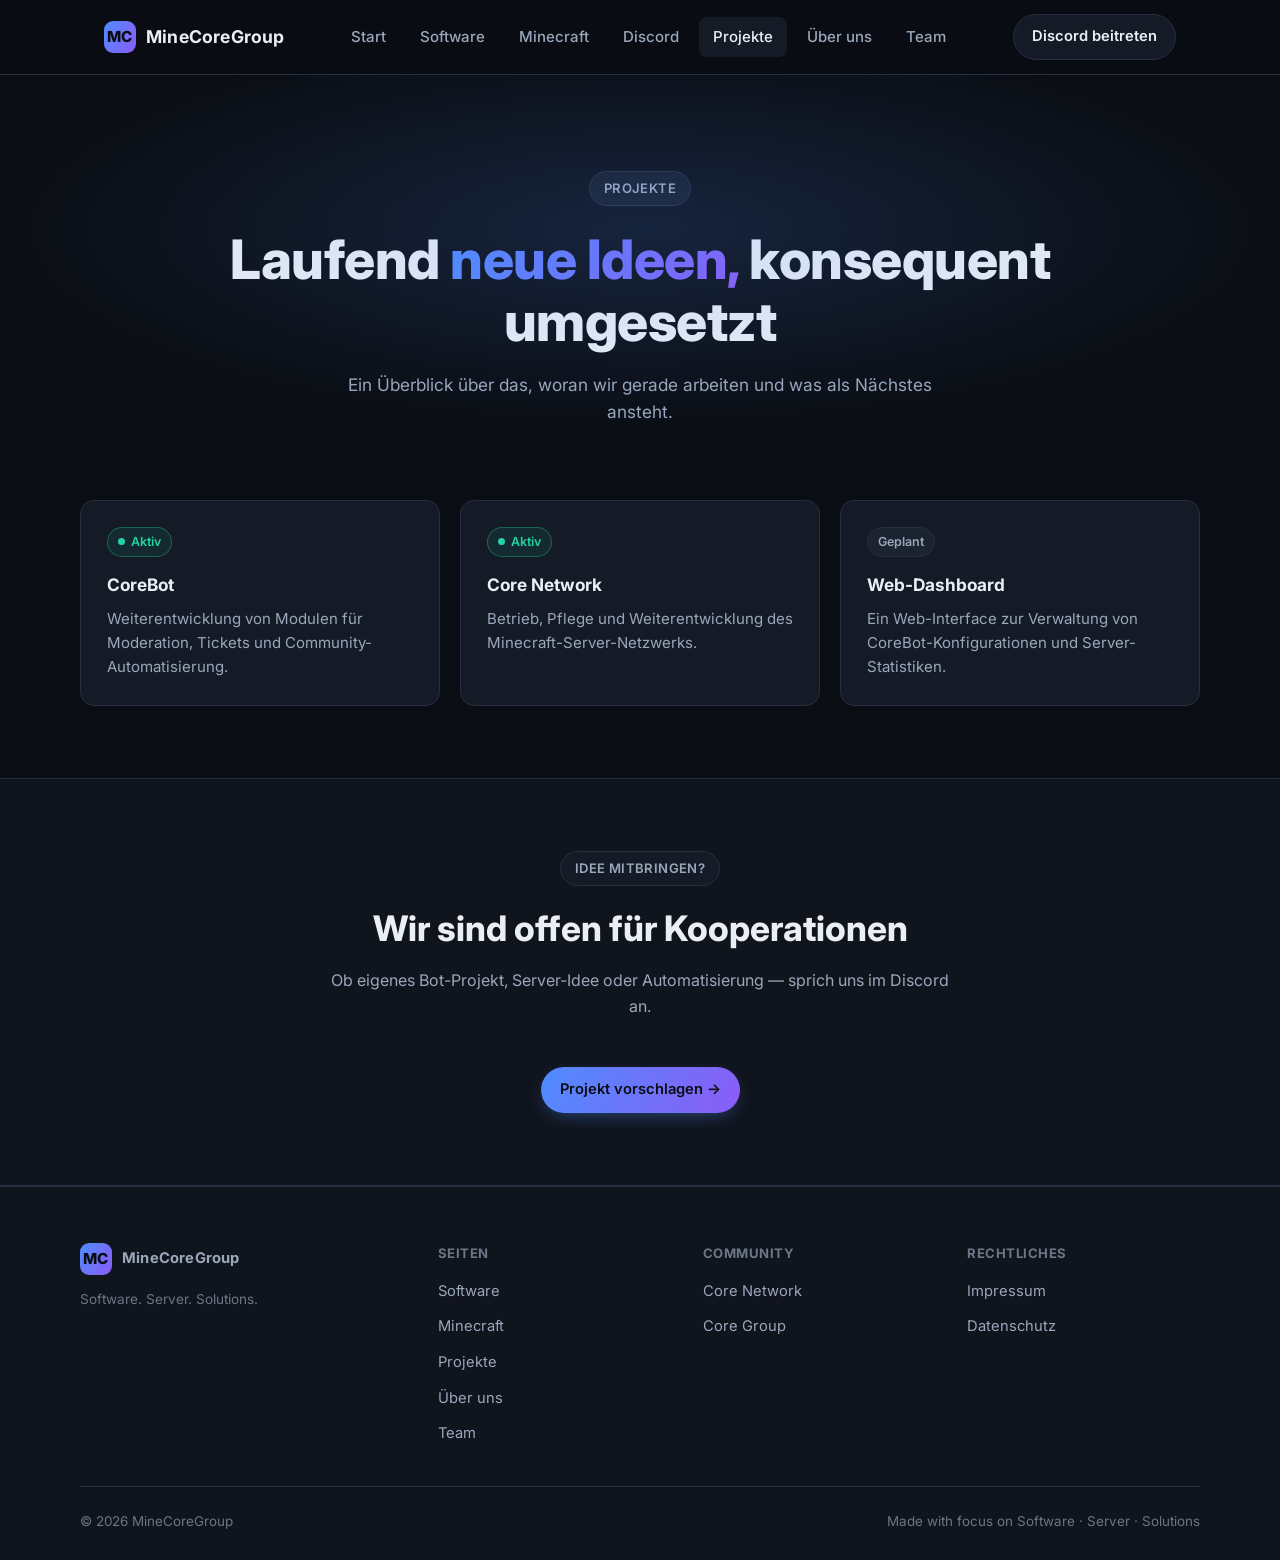
<file: website/projekte.html>
<!doctype html>
<html lang="de">
<head>
  <meta charset="UTF-8" />
  <meta name="viewport" content="width=device-width, initial-scale=1.0" />
  <title>Projekte — MineCoreGroup</title>
  <meta name="description" content="Ein Überblick über laufende und geplante Projekte von MineCoreGroup rund um Software, Server und Automatisierung." />
  <link rel="canonical" href="https://minecoregroup.de/projekte.html" />
  <meta property="og:title" content="Projekte — MineCoreGroup" />
  <meta property="og:description" content="Laufende und geplante Projekte von MineCoreGroup." />
  <meta property="og:type" content="website" />
  <link rel="icon" href="assets/icons/favicon.svg" type="image/svg+xml" />
  <link rel="stylesheet" href="https://fonts.googleapis.com/css2?family=Inter:wght@400;500;600;700;800&display=swap" />
  <link rel="stylesheet" href="assets/style.css" />
</head>
<body>
  <header class="site-header">
    <nav class="nav">
      <a href="index.html" class="brand"><span class="brand-mark">MC</span>MineCoreGroup</a>
      <ul class="nav-links">
        <li><a href="index.html">Start</a></li>
        <li><a href="software.html">Software</a></li>
        <li><a href="connection.html">Minecraft</a></li>
        <li><a href="discord.html">Discord</a></li>
        <li><a href="projekte.html" aria-current="page">Projekte</a></li>
        <li><a href="about.html">Über uns</a></li>
        <li><a href="team.html">Team</a></li>
      </ul>
      <div class="nav-cta">
        <a href="discord.html" class="btn btn-secondary">Discord beitreten</a>
        <button class="nav-toggle" aria-label="Menü öffnen" aria-expanded="false">☰</button>
      </div>
    </nav>
  </header>

  <main>
    <section class="hero" style="padding-bottom:40px;">
      <div class="container">
        <span class="eyebrow">Projekte</span>
        <h1>Laufend <span class="grad">neue Ideen,</span> konsequent umgesetzt</h1>
        <p class="lead">Ein Überblick über das, woran wir gerade arbeiten und was als Nächstes ansteht.</p>
      </div>
    </section>

    <section style="padding-top:0;">
      <div class="grid grid-3">
        <div class="card">
          <span class="badge status-active">Aktiv</span>
          <h3 style="margin-top:14px;">CoreBot</h3>
          <p>Weiterentwicklung von Modulen für Moderation, Tickets und Community-Automatisierung.</p>
        </div>
        <div class="card">
          <span class="badge status-active">Aktiv</span>
          <h3 style="margin-top:14px;">Core Network</h3>
          <p>Betrieb, Pflege und Weiterentwicklung des Minecraft-Server-Netzwerks.</p>
        </div>
        <div class="card">
          <span class="badge" style="margin-bottom:0;">Geplant</span>
          <h3 style="margin-top:14px;">Web-Dashboard</h3>
          <p>Ein Web-Interface zur Verwaltung von CoreBot-Konfigurationen und Server-Statistiken.</p>
        </div>
      </div>
    </section>

    <section class="section-alt">
      <div class="section-head">
        <span class="eyebrow">Idee mitbringen?</span>
        <h2>Wir sind offen für Kooperationen</h2>
        <p>Ob eigenes Bot-Projekt, Server-Idee oder Automatisierung — sprich uns im Discord an.</p>
      </div>
      <div class="text-center">
        <a href="discord.html" class="btn btn-primary">Projekt vorschlagen →</a>
      </div>
    </section>
  </main>

  <footer class="site-footer">
    <div class="footer-grid">
      <div>
        <a href="index.html" class="brand"><span class="brand-mark">MC</span>MineCoreGroup</a>
        <p class="small" style="margin-top:14px; max-width:240px;">Software. Server. Solutions.</p>
      </div>
      <div>
        <h4>Seiten</h4>
        <ul>
          <li><a href="software.html">Software</a></li>
          <li><a href="connection.html">Minecraft</a></li>
          <li><a href="projekte.html">Projekte</a></li>
          <li><a href="about.html">Über uns</a></li>
          <li><a href="team.html">Team</a></li>
        </ul>
      </div>
      <div>
        <h4>Community</h4>
        <ul>
          <li><a href="https://discord.gg/TV5zHH2ED2" target="_blank" rel="noopener">Core Network</a></li>
          <li><a href="https://discord.gg/AjtkMaRkv4" target="_blank" rel="noopener">Core Group</a></li>
        </ul>
      </div>
      <div>
        <h4>Rechtliches</h4>
        <ul>
          <li><a href="impressum.html">Impressum</a></li>
          <li><a href="datenschutz.html">Datenschutz</a></li>
        </ul>
      </div>
    </div>
    <div class="footer-bottom">
      <span>© 2026 MineCoreGroup</span>
      <span>Made with focus on Software · Server · Solutions</span>
    </div>
  </footer>

  <script src="assets/main.js"></script>
</body>
</html>
</file>
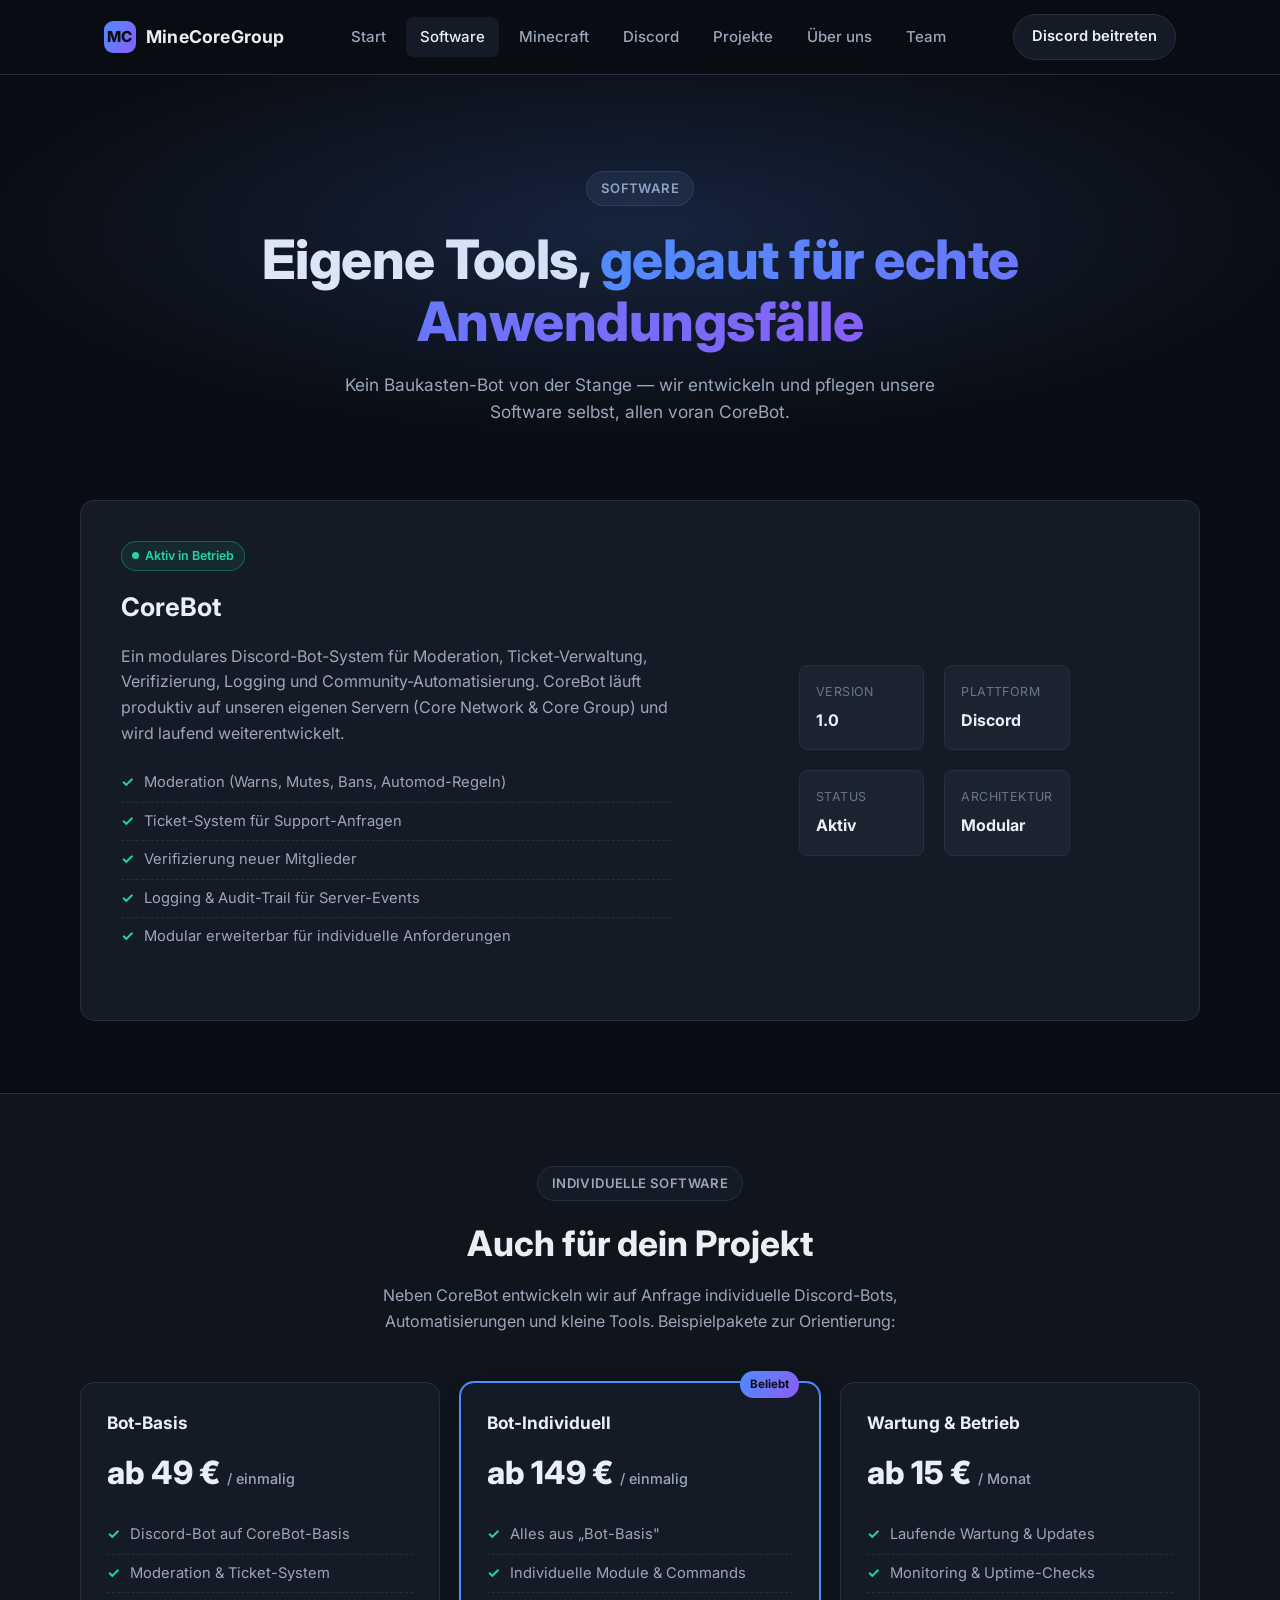
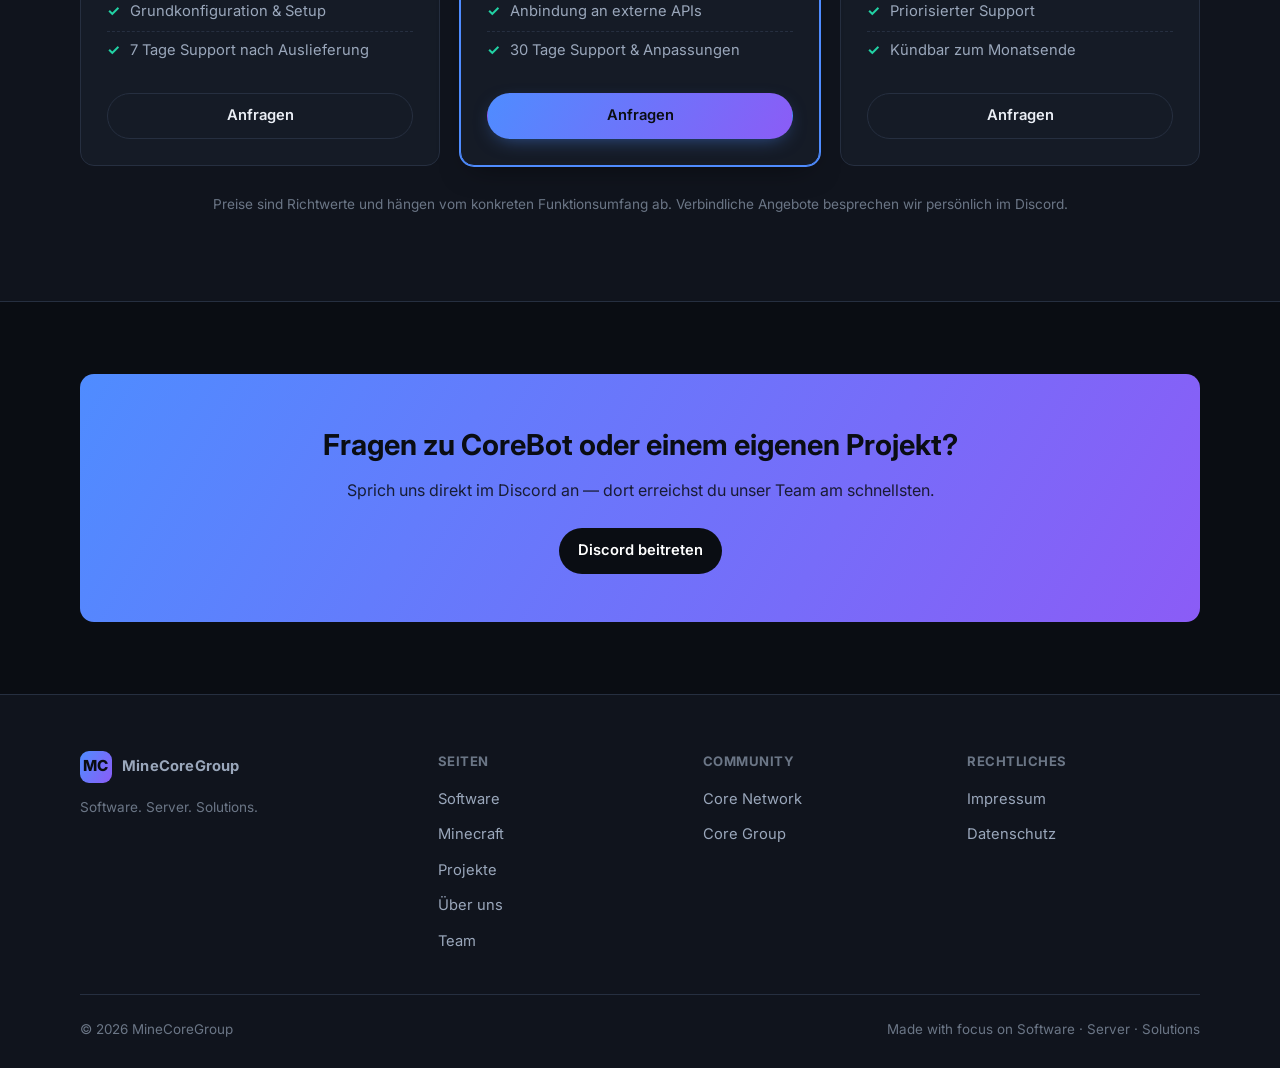
<file: website/software.html>
<!doctype html>
<html lang="de">
<head>
  <meta charset="UTF-8" />
  <meta name="viewport" content="width=device-width, initial-scale=1.0" />
  <title>Software — MineCoreGroup</title>
  <meta name="description" content="CoreBot und weitere Eigenentwicklungen von MineCoreGroup: modulare Discord-Bots, Automatisierung und individuelle Softwarelösungen — inklusive Beispielpaketen." />
  <link rel="canonical" href="https://minecoregroup.de/software.html" />
  <meta property="og:title" content="Software — MineCoreGroup" />
  <meta property="og:description" content="CoreBot und weitere Eigenentwicklungen von MineCoreGroup." />
  <meta property="og:type" content="website" />
  <link rel="icon" href="assets/icons/favicon.svg" type="image/svg+xml" />
  <link rel="stylesheet" href="https://fonts.googleapis.com/css2?family=Inter:wght@400;500;600;700;800&display=swap" />
  <link rel="stylesheet" href="assets/style.css" />
</head>
<body>
  <header class="site-header">
    <nav class="nav">
      <a href="index.html" class="brand"><span class="brand-mark">MC</span>MineCoreGroup</a>
      <ul class="nav-links">
        <li><a href="index.html">Start</a></li>
        <li><a href="software.html" aria-current="page">Software</a></li>
        <li><a href="connection.html">Minecraft</a></li>
        <li><a href="discord.html">Discord</a></li>
        <li><a href="projekte.html">Projekte</a></li>
        <li><a href="about.html">Über uns</a></li>
        <li><a href="team.html">Team</a></li>
      </ul>
      <div class="nav-cta">
        <a href="discord.html" class="btn btn-secondary">Discord beitreten</a>
        <button class="nav-toggle" aria-label="Menü öffnen" aria-expanded="false">☰</button>
      </div>
    </nav>
  </header>

  <main>
    <section class="hero" style="padding-bottom:40px;">
      <div class="container">
        <span class="eyebrow">Software</span>
        <h1>Eigene Tools, <span class="grad">gebaut für echte Anwendungsfälle</span></h1>
        <p class="lead">Kein Baukasten-Bot von der Stange — wir entwickeln und pflegen unsere Software selbst, allen voran CoreBot.</p>
      </div>
    </section>

    <section style="padding-top:0;">
      <div class="panel">
        <div class="panel-grid">
          <div>
            <span class="badge status-active">Aktiv in Betrieb</span>
            <h2 style="font-size:1.6rem; margin: 16px 0 10px;">CoreBot</h2>
            <p style="color:var(--text-dim);">
              Ein modulares Discord-Bot-System für Moderation, Ticket-Verwaltung,
              Verifizierung, Logging und Community-Automatisierung. CoreBot läuft
              produktiv auf unseren eigenen Servern (Core Network &amp; Core Group)
              und wird laufend weiterentwickelt.
            </p>
            <ul class="feature-list">
              <li>Moderation (Warns, Mutes, Bans, Automod-Regeln)</li>
              <li>Ticket-System für Support-Anfragen</li>
              <li>Verifizierung neuer Mitglieder</li>
              <li>Logging &amp; Audit-Trail für Server-Events</li>
              <li>Modular erweiterbar für individuelle Anforderungen</li>
            </ul>
          </div>
          <div class="grid" style="grid-template-columns: repeat(2, 1fr);">
            <div class="stat-box"><div class="label">Version</div><div class="value">1.0</div></div>
            <div class="stat-box"><div class="label">Plattform</div><div class="value">Discord</div></div>
            <div class="stat-box"><div class="label">Status</div><div class="value">Aktiv</div></div>
            <div class="stat-box"><div class="label">Architektur</div><div class="value">Modular</div></div>
          </div>
        </div>
      </div>
    </section>

    <section class="section-alt">
      <div class="section-head">
        <span class="eyebrow">Individuelle Software</span>
        <h2>Auch für dein Projekt</h2>
        <p>Neben CoreBot entwickeln wir auf Anfrage individuelle Discord-Bots, Automatisierungen und kleine Tools. Beispielpakete zur Orientierung:</p>
      </div>
      <div class="grid grid-3">
        <div class="card pricing">
          <h3>Bot-Basis</h3>
          <div class="price">ab 49 € <small>/ einmalig</small></div>
          <ul class="feature-list">
            <li>Discord-Bot auf CoreBot-Basis</li>
            <li>Moderation &amp; Ticket-System</li>
            <li>Grundkonfiguration &amp; Setup</li>
            <li>7 Tage Support nach Auslieferung</li>
          </ul>
          <a href="discord.html" class="btn btn-secondary" style="width:100%; justify-content:center;">Anfragen</a>
        </div>
        <div class="card pricing highlight">
          <span class="ribbon">Beliebt</span>
          <h3>Bot-Individuell</h3>
          <div class="price">ab 149 € <small>/ einmalig</small></div>
          <ul class="feature-list">
            <li>Alles aus „Bot-Basis"</li>
            <li>Individuelle Module &amp; Commands</li>
            <li>Anbindung an externe APIs</li>
            <li>30 Tage Support &amp; Anpassungen</li>
          </ul>
          <a href="discord.html" class="btn btn-primary" style="width:100%; justify-content:center;">Anfragen</a>
        </div>
        <div class="card pricing">
          <h3>Wartung &amp; Betrieb</h3>
          <div class="price">ab 15 € <small>/ Monat</small></div>
          <ul class="feature-list">
            <li>Laufende Wartung &amp; Updates</li>
            <li>Monitoring &amp; Uptime-Checks</li>
            <li>Priorisierter Support</li>
            <li>Kündbar zum Monatsende</li>
          </ul>
          <a href="discord.html" class="btn btn-secondary" style="width:100%; justify-content:center;">Anfragen</a>
        </div>
      </div>
      <p class="text-center small" style="margin-top:28px;">
        Preise sind Richtwerte und hängen vom konkreten Funktionsumfang ab.
        Verbindliche Angebote besprechen wir persönlich im Discord.
      </p>
    </section>

    <section>
      <div class="cta-band">
        <h2>Fragen zu CoreBot oder einem eigenen Projekt?</h2>
        <p>Sprich uns direkt im Discord an — dort erreichst du unser Team am schnellsten.</p>
        <a href="discord.html" class="btn btn-primary">Discord beitreten</a>
      </div>
    </section>
  </main>

  <footer class="site-footer">
    <div class="footer-grid">
      <div>
        <a href="index.html" class="brand"><span class="brand-mark">MC</span>MineCoreGroup</a>
        <p class="small" style="margin-top:14px; max-width:240px;">Software. Server. Solutions.</p>
      </div>
      <div>
        <h4>Seiten</h4>
        <ul>
          <li><a href="software.html">Software</a></li>
          <li><a href="connection.html">Minecraft</a></li>
          <li><a href="projekte.html">Projekte</a></li>
          <li><a href="about.html">Über uns</a></li>
          <li><a href="team.html">Team</a></li>
        </ul>
      </div>
      <div>
        <h4>Community</h4>
        <ul>
          <li><a href="https://discord.gg/TV5zHH2ED2" target="_blank" rel="noopener">Core Network</a></li>
          <li><a href="https://discord.gg/AjtkMaRkv4" target="_blank" rel="noopener">Core Group</a></li>
        </ul>
      </div>
      <div>
        <h4>Rechtliches</h4>
        <ul>
          <li><a href="impressum.html">Impressum</a></li>
          <li><a href="datenschutz.html">Datenschutz</a></li>
        </ul>
      </div>
    </div>
    <div class="footer-bottom">
      <span>© 2026 MineCoreGroup</span>
      <span>Made with focus on Software · Server · Solutions</span>
    </div>
  </footer>

  <script src="assets/main.js"></script>
</body>
</html>
</file>
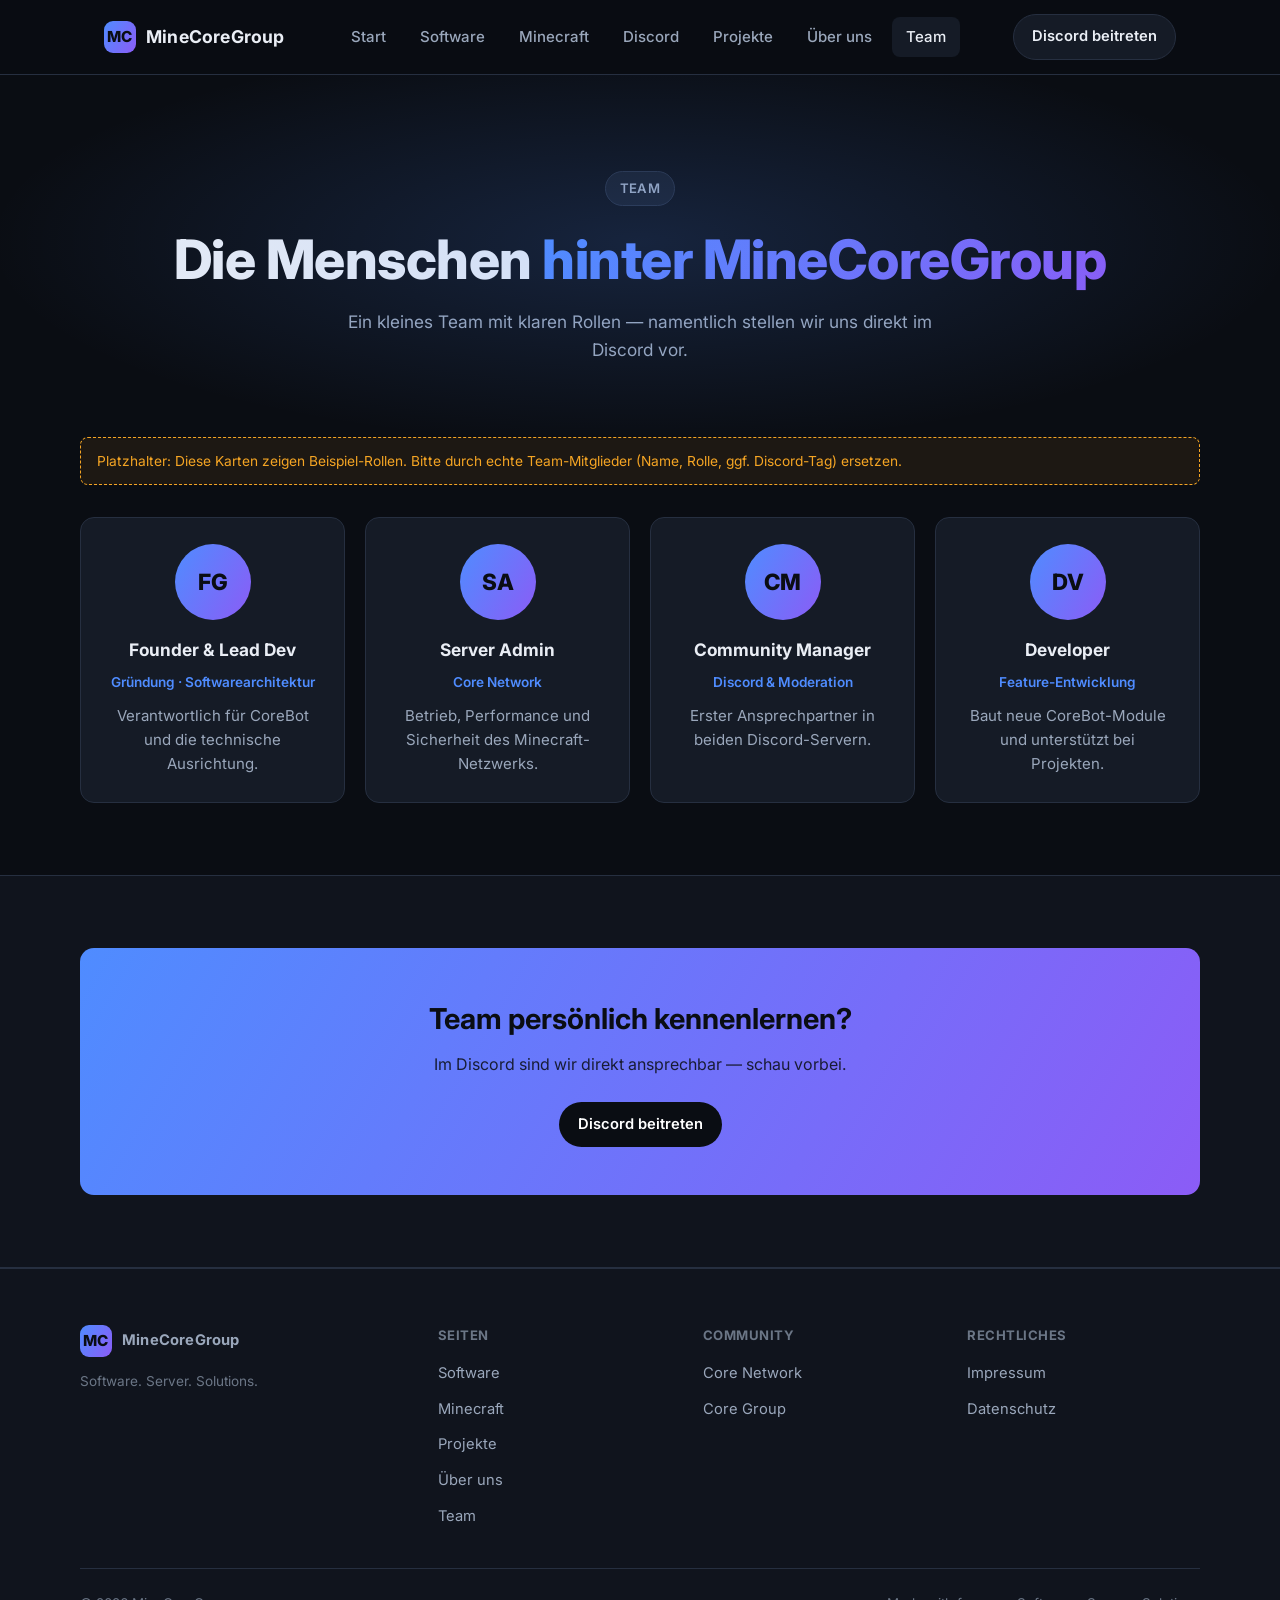
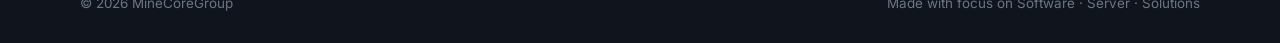
<file: website/team.html>
<!doctype html>
<html lang="de">
<head>
  <meta charset="UTF-8" />
  <meta name="viewport" content="width=device-width, initial-scale=1.0" />
  <title>Team — MineCoreGroup</title>
  <meta name="description" content="Das Team hinter MineCoreGroup — Rollen und Verantwortlichkeiten rund um CoreBot, Core Network und die Community." />
  <link rel="canonical" href="https://minecoregroup.de/team.html" />
  <meta property="og:title" content="Team — MineCoreGroup" />
  <meta property="og:description" content="Das Team hinter MineCoreGroup." />
  <meta property="og:type" content="website" />
  <link rel="icon" href="assets/icons/favicon.svg" type="image/svg+xml" />
  <link rel="stylesheet" href="https://fonts.googleapis.com/css2?family=Inter:wght@400;500;600;700;800&display=swap" />
  <link rel="stylesheet" href="assets/style.css" />
</head>
<body>
  <header class="site-header">
    <nav class="nav">
      <a href="index.html" class="brand"><span class="brand-mark">MC</span>MineCoreGroup</a>
      <ul class="nav-links">
        <li><a href="index.html">Start</a></li>
        <li><a href="software.html">Software</a></li>
        <li><a href="connection.html">Minecraft</a></li>
        <li><a href="discord.html">Discord</a></li>
        <li><a href="projekte.html">Projekte</a></li>
        <li><a href="about.html">Über uns</a></li>
        <li><a href="team.html" aria-current="page">Team</a></li>
      </ul>
      <div class="nav-cta">
        <a href="discord.html" class="btn btn-secondary">Discord beitreten</a>
        <button class="nav-toggle" aria-label="Menü öffnen" aria-expanded="false">☰</button>
      </div>
    </nav>
  </header>

  <main>
    <section class="hero" style="padding-bottom:40px;">
      <div class="container">
        <span class="eyebrow">Team</span>
        <h1>Die Menschen <span class="grad">hinter MineCoreGroup</span></h1>
        <p class="lead">Ein kleines Team mit klaren Rollen — namentlich stellen wir uns direkt im Discord vor.</p>
      </div>
    </section>

    <section style="padding-top:0;">
      <div class="placeholder" style="max-width:var(--max-width); margin:0 auto 32px;">
        Platzhalter: Diese Karten zeigen Beispiel-Rollen. Bitte durch echte
        Team-Mitglieder (Name, Rolle, ggf. Discord-Tag) ersetzen.
      </div>
      <div class="grid grid-4">
        <div class="card team-card">
          <div class="avatar">FG</div>
          <h3>Founder &amp; Lead Dev</h3>
          <div class="role">Gründung · Softwarearchitektur</div>
          <p>Verantwortlich für CoreBot und die technische Ausrichtung.</p>
        </div>
        <div class="card team-card">
          <div class="avatar">SA</div>
          <h3>Server Admin</h3>
          <div class="role">Core Network</div>
          <p>Betrieb, Performance und Sicherheit des Minecraft-Netzwerks.</p>
        </div>
        <div class="card team-card">
          <div class="avatar">CM</div>
          <h3>Community Manager</h3>
          <div class="role">Discord &amp; Moderation</div>
          <p>Erster Ansprechpartner in beiden Discord-Servern.</p>
        </div>
        <div class="card team-card">
          <div class="avatar">DV</div>
          <h3>Developer</h3>
          <div class="role">Feature-Entwicklung</div>
          <p>Baut neue CoreBot-Module und unterstützt bei Projekten.</p>
        </div>
      </div>
    </section>

    <section class="section-alt">
      <div class="cta-band">
        <h2>Team persönlich kennenlernen?</h2>
        <p>Im Discord sind wir direkt ansprechbar — schau vorbei.</p>
        <a href="discord.html" class="btn btn-primary">Discord beitreten</a>
      </div>
    </section>
  </main>

  <footer class="site-footer">
    <div class="footer-grid">
      <div>
        <a href="index.html" class="brand"><span class="brand-mark">MC</span>MineCoreGroup</a>
        <p class="small" style="margin-top:14px; max-width:240px;">Software. Server. Solutions.</p>
      </div>
      <div>
        <h4>Seiten</h4>
        <ul>
          <li><a href="software.html">Software</a></li>
          <li><a href="connection.html">Minecraft</a></li>
          <li><a href="projekte.html">Projekte</a></li>
          <li><a href="about.html">Über uns</a></li>
          <li><a href="team.html">Team</a></li>
        </ul>
      </div>
      <div>
        <h4>Community</h4>
        <ul>
          <li><a href="https://discord.gg/TV5zHH2ED2" target="_blank" rel="noopener">Core Network</a></li>
          <li><a href="https://discord.gg/AjtkMaRkv4" target="_blank" rel="noopener">Core Group</a></li>
        </ul>
      </div>
      <div>
        <h4>Rechtliches</h4>
        <ul>
          <li><a href="impressum.html">Impressum</a></li>
          <li><a href="datenschutz.html">Datenschutz</a></li>
        </ul>
      </div>
    </div>
    <div class="footer-bottom">
      <span>© 2026 MineCoreGroup</span>
      <span>Made with focus on Software · Server · Solutions</span>
    </div>
  </footer>

  <script src="assets/main.js"></script>
</body>
</html>
</file>
<file: website/assets/style.css>
/* MineCoreGroup — shared stylesheet
   Design system: dark, tech/gaming, blue -> violet accent gradient. */

:root {
  --bg: #0a0d13;
  --bg-alt: #10141d;
  --surface: #151b26;
  --surface-2: #1b2230;
  --border: #262f40;
  --text: #eaeef5;
  --text-dim: #9aa7bb;
  --text-faint: #6b7686;
  --accent-1: #4f8cff;
  --accent-2: #8b5cf6;
  --accent-gradient: linear-gradient(120deg, var(--accent-1), var(--accent-2));
  --success: #22d3a5;
  --warn: #f5a524;
  --radius: 14px;
  --radius-sm: 8px;
  --max-width: 1120px;
  --shadow: 0 10px 30px -12px rgba(0, 0, 0, 0.55);
  font-size: 16px;
}

* {
  box-sizing: border-box;
}

html {
  scroll-behavior: smooth;
}

body {
  margin: 0;
  background: var(--bg);
  color: var(--text);
  font-family: "Inter", "Segoe UI", system-ui, -apple-system, sans-serif;
  line-height: 1.6;
  -webkit-font-smoothing: antialiased;
}

img {
  max-width: 100%;
  display: block;
}

a {
  color: inherit;
  text-decoration: none;
}

.container {
  width: 100%;
  max-width: var(--max-width);
  margin: 0 auto;
  padding: 0 24px;
}

/* ---------- Header / Navigation ---------- */

.site-header {
  position: sticky;
  top: 0;
  z-index: 50;
  background: rgba(10, 13, 19, 0.85);
  backdrop-filter: blur(10px);
  border-bottom: 1px solid var(--border);
}

.nav {
  display: flex;
  align-items: center;
  justify-content: space-between;
  padding: 14px 24px;
  max-width: var(--max-width);
  margin: 0 auto;
}

.brand {
  display: flex;
  align-items: center;
  gap: 10px;
  font-weight: 700;
  font-size: 1.1rem;
  letter-spacing: 0.2px;
}

.brand-mark {
  width: 32px;
  height: 32px;
  border-radius: 9px;
  background: var(--accent-gradient);
  display: flex;
  align-items: center;
  justify-content: center;
  font-weight: 800;
  color: #0a0d13;
  font-size: 0.95rem;
}

.nav-links {
  display: flex;
  align-items: center;
  gap: 6px;
  list-style: none;
  margin: 0;
  padding: 0;
}

.nav-links a {
  display: inline-block;
  padding: 8px 14px;
  border-radius: var(--radius-sm);
  color: var(--text-dim);
  font-size: 0.94rem;
  font-weight: 500;
  transition: color 0.15s ease, background 0.15s ease;
}

.nav-links a:hover,
.nav-links a[aria-current="page"] {
  color: var(--text);
  background: var(--surface);
}

.nav-cta {
  display: flex;
  align-items: center;
  gap: 12px;
}

.btn {
  display: inline-flex;
  align-items: center;
  gap: 8px;
  padding: 10px 18px;
  border-radius: 999px;
  font-weight: 600;
  font-size: 0.92rem;
  border: 1px solid transparent;
  cursor: pointer;
  transition: transform 0.15s ease, box-shadow 0.15s ease, opacity 0.15s ease;
}

.btn:hover {
  transform: translateY(-1px);
}

.btn-primary {
  background: var(--accent-gradient);
  color: #0a0d13;
  box-shadow: 0 6px 20px -8px rgba(79, 140, 255, 0.6);
}

.btn-secondary {
  background: var(--surface);
  border-color: var(--border);
  color: var(--text);
}

.btn-ghost {
  background: transparent;
  border-color: var(--border);
  color: var(--text-dim);
}

.nav-toggle {
  display: none;
  background: var(--surface);
  border: 1px solid var(--border);
  color: var(--text);
  border-radius: var(--radius-sm);
  padding: 8px 12px;
  font-size: 1.1rem;
  cursor: pointer;
}

@media (max-width: 860px) {
  .nav-links {
    position: absolute;
    top: 100%;
    left: 0;
    right: 0;
    flex-direction: column;
    align-items: stretch;
    gap: 2px;
    background: var(--bg-alt);
    border-bottom: 1px solid var(--border);
    padding: 10px;
    display: none;
  }

  .nav-links.open {
    display: flex;
  }

  .nav-links a {
    padding: 12px 14px;
  }

  .nav-cta .btn-secondary {
    display: none;
  }

  .nav-toggle {
    display: inline-block;
  }
}

/* ---------- Hero ---------- */

.hero {
  padding: 96px 24px 72px;
  text-align: center;
  position: relative;
  overflow: hidden;
}

.hero::before {
  content: "";
  position: absolute;
  inset: -20% -10% auto -10%;
  height: 480px;
  background: radial-gradient(ellipse at center, rgba(79, 140, 255, 0.18), transparent 60%);
  pointer-events: none;
}

.eyebrow {
  display: inline-block;
  padding: 6px 14px;
  border-radius: 999px;
  background: var(--surface);
  border: 1px solid var(--border);
  color: var(--text-dim);
  font-size: 0.82rem;
  font-weight: 600;
  letter-spacing: 0.4px;
  text-transform: uppercase;
  margin-bottom: 22px;
}

.hero h1 {
  font-size: clamp(2rem, 5vw, 3.4rem);
  line-height: 1.15;
  margin: 0 0 18px;
  font-weight: 800;
  letter-spacing: -0.5px;
}

.hero h1 .grad {
  background: var(--accent-gradient);
  -webkit-background-clip: text;
  background-clip: text;
  color: transparent;
}

.hero p.lead {
  max-width: 620px;
  margin: 0 auto 34px;
  color: var(--text-dim);
  font-size: 1.08rem;
}

.hero-actions {
  display: flex;
  justify-content: center;
  gap: 14px;
  flex-wrap: wrap;
}

/* ---------- Sections ---------- */

section {
  padding: 72px 24px;
}

.section-head {
  text-align: center;
  max-width: 640px;
  margin: 0 auto 48px;
}

.section-head .eyebrow {
  margin-bottom: 14px;
}

.section-head h2 {
  font-size: clamp(1.6rem, 3vw, 2.2rem);
  margin: 0 0 12px;
  font-weight: 750;
}

.section-head p {
  color: var(--text-dim);
  margin: 0;
}

.section-alt {
  background: var(--bg-alt);
  border-top: 1px solid var(--border);
  border-bottom: 1px solid var(--border);
}

/* ---------- Cards / grids ---------- */

.grid {
  display: grid;
  gap: 20px;
  max-width: var(--max-width);
  margin: 0 auto;
}

.grid-2 {
  grid-template-columns: repeat(2, 1fr);
}

.grid-3 {
  grid-template-columns: repeat(3, 1fr);
}

.grid-4 {
  grid-template-columns: repeat(4, 1fr);
}

@media (max-width: 900px) {
  .grid-3,
  .grid-4 {
    grid-template-columns: repeat(2, 1fr);
  }
}

@media (max-width: 620px) {
  .grid-2,
  .grid-3,
  .grid-4 {
    grid-template-columns: 1fr;
  }
}

.card {
  background: var(--surface);
  border: 1px solid var(--border);
  border-radius: var(--radius);
  padding: 26px;
  transition: border-color 0.15s ease, transform 0.15s ease;
}

.card:hover {
  border-color: #34405a;
  transform: translateY(-2px);
}

.card .icon {
  width: 46px;
  height: 46px;
  border-radius: 12px;
  background: var(--surface-2);
  border: 1px solid var(--border);
  display: flex;
  align-items: center;
  justify-content: center;
  font-size: 1.35rem;
  margin-bottom: 16px;
}

.card h3 {
  margin: 0 0 8px;
  font-size: 1.08rem;
}

.card p {
  margin: 0;
  color: var(--text-dim);
  font-size: 0.94rem;
}

.badge {
  display: inline-flex;
  align-items: center;
  gap: 6px;
  padding: 4px 10px;
  border-radius: 999px;
  background: var(--surface-2);
  border: 1px solid var(--border);
  font-size: 0.78rem;
  color: var(--text-dim);
  font-weight: 600;
}

.badge.status-active {
  color: var(--success);
  border-color: rgba(34, 211, 165, 0.35);
  background: rgba(34, 211, 165, 0.08);
}

.badge.status-active::before {
  content: "";
  width: 7px;
  height: 7px;
  border-radius: 50%;
  background: var(--success);
}

/* ---------- Feature / product panel ---------- */

.panel {
  background: var(--surface);
  border: 1px solid var(--border);
  border-radius: var(--radius);
  padding: 40px;
  max-width: var(--max-width);
  margin: 0 auto;
}

.panel-grid {
  display: grid;
  grid-template-columns: 1.1fr 0.9fr;
  gap: 40px;
  align-items: center;
}

@media (max-width: 800px) {
  .panel-grid {
    grid-template-columns: 1fr;
  }
  .panel {
    padding: 28px;
  }
}

.meta-row {
  display: flex;
  gap: 10px;
  flex-wrap: wrap;
  margin: 18px 0 22px;
}

.stat-box {
  background: var(--surface-2);
  border: 1px solid var(--border);
  border-radius: var(--radius-sm);
  padding: 16px;
}

.stat-box .label {
  color: var(--text-faint);
  font-size: 0.78rem;
  text-transform: uppercase;
  letter-spacing: 0.4px;
  margin-bottom: 6px;
}

.stat-box .value {
  font-weight: 700;
  font-size: 1rem;
}

/* ---------- Pricing ---------- */

.price {
  font-size: 2rem;
  font-weight: 800;
  margin: 10px 0 4px;
}

.price small {
  font-size: 0.9rem;
  color: var(--text-dim);
  font-weight: 500;
}

.feature-list {
  list-style: none;
  margin: 18px 0 24px;
  padding: 0;
  color: var(--text-dim);
  font-size: 0.92rem;
}

.feature-list li {
  padding: 7px 0;
  border-bottom: 1px dashed var(--border);
  display: flex;
  gap: 10px;
}

.feature-list li:last-child {
  border-bottom: none;
}

.feature-list li::before {
  content: "✓";
  color: var(--success);
  font-weight: 700;
}

.card.pricing.highlight {
  border-color: var(--accent-1);
  box-shadow: 0 0 0 1px var(--accent-1), var(--shadow);
  position: relative;
}

.card.pricing.highlight .ribbon {
  position: absolute;
  top: -12px;
  right: 20px;
  background: var(--accent-gradient);
  color: #0a0d13;
  font-size: 0.72rem;
  font-weight: 700;
  padding: 4px 10px;
  border-radius: 999px;
}

/* ---------- Code / IP box ---------- */

.ip-box {
  display: flex;
  align-items: center;
  justify-content: space-between;
  gap: 16px;
  background: #0d1117;
  border: 1px solid var(--border);
  border-radius: var(--radius-sm);
  padding: 16px 20px;
  font-family: "SFMono-Regular", Consolas, "Liberation Mono", Menlo, monospace;
  font-size: 1.05rem;
  color: var(--accent-1);
  flex-wrap: wrap;
}

.copy-btn {
  background: var(--surface-2);
  border: 1px solid var(--border);
  color: var(--text);
  border-radius: var(--radius-sm);
  padding: 8px 14px;
  font-size: 0.85rem;
  cursor: pointer;
  font-family: inherit;
}

.copy-btn:hover {
  border-color: var(--accent-1);
}

/* ---------- Steps ---------- */

.steps {
  counter-reset: step;
  display: grid;
  gap: 18px;
  max-width: 720px;
  margin: 0 auto;
}

.step {
  display: flex;
  gap: 16px;
  align-items: flex-start;
  background: var(--surface);
  border: 1px solid var(--border);
  border-radius: var(--radius);
  padding: 18px 22px;
}

.step-num {
  flex: none;
  width: 34px;
  height: 34px;
  border-radius: 50%;
  background: var(--accent-gradient);
  color: #0a0d13;
  display: flex;
  align-items: center;
  justify-content: center;
  font-weight: 800;
}

.step h3 {
  margin: 0 0 4px;
  font-size: 1rem;
}

.step p {
  margin: 0;
  color: var(--text-dim);
  font-size: 0.92rem;
}

/* ---------- Team ---------- */

.team-card {
  text-align: center;
}

.avatar {
  width: 76px;
  height: 76px;
  border-radius: 50%;
  background: var(--accent-gradient);
  margin: 0 auto 16px;
  display: flex;
  align-items: center;
  justify-content: center;
  font-weight: 800;
  font-size: 1.4rem;
  color: #0a0d13;
}

.team-card .role {
  color: var(--accent-1);
  font-size: 0.85rem;
  font-weight: 600;
  margin-bottom: 10px;
}

/* ---------- CTA band ---------- */

.cta-band {
  background: var(--accent-gradient);
  border-radius: var(--radius);
  max-width: var(--max-width);
  margin: 0 auto;
  padding: 48px;
  text-align: center;
  color: #0a0d13;
}

.cta-band h2 {
  margin: 0 0 10px;
  font-size: 1.8rem;
}

.cta-band p {
  margin: 0 0 24px;
  opacity: 0.85;
}

.cta-band .btn-primary {
  background: #0a0d13;
  color: #fff;
  box-shadow: none;
}

/* ---------- Footer ---------- */

.site-footer {
  border-top: 1px solid var(--border);
  background: var(--bg-alt);
  padding: 56px 24px 28px;
}

.footer-grid {
  display: grid;
  grid-template-columns: 1.4fr 1fr 1fr 1fr;
  gap: 32px;
  max-width: var(--max-width);
  margin: 0 auto;
}

@media (max-width: 760px) {
  .footer-grid {
    grid-template-columns: repeat(2, 1fr);
  }
}

.footer-grid h4 {
  font-size: 0.82rem;
  text-transform: uppercase;
  letter-spacing: 0.5px;
  color: var(--text-faint);
  margin: 0 0 14px;
}

.footer-grid ul {
  list-style: none;
  margin: 0;
  padding: 0;
  display: grid;
  gap: 10px;
}

.footer-grid a {
  color: var(--text-dim);
  font-size: 0.92rem;
}

.footer-grid a:hover {
  color: var(--text);
}

.footer-bottom {
  max-width: var(--max-width);
  margin: 40px auto 0;
  padding-top: 24px;
  border-top: 1px solid var(--border);
  display: flex;
  justify-content: space-between;
  flex-wrap: wrap;
  gap: 10px;
  color: var(--text-faint);
  font-size: 0.84rem;
}

/* ---------- Legal pages ---------- */

.legal {
  max-width: 760px;
  margin: 0 auto;
  padding: 64px 24px 96px;
}

.legal h1 {
  font-size: 2rem;
  margin-bottom: 8px;
}

.legal .updated {
  color: var(--text-faint);
  font-size: 0.85rem;
  margin-bottom: 40px;
}

.legal h2 {
  font-size: 1.2rem;
  margin: 36px 0 12px;
  border-bottom: 1px solid var(--border);
  padding-bottom: 8px;
}

.legal p,
.legal li {
  color: var(--text-dim);
  font-size: 0.96rem;
}

.legal ul {
  padding-left: 20px;
}

.placeholder {
  background: rgba(245, 165, 36, 0.08);
  border: 1px dashed var(--warn);
  border-radius: var(--radius-sm);
  padding: 12px 16px;
  color: var(--warn);
  font-size: 0.86rem;
  margin: 8px 0 20px;
}

/* ---------- Utility ---------- */

.mt-0 { margin-top: 0; }
.text-center { text-align: center; }
.small { font-size: 0.85rem; color: var(--text-faint); }
</file>
